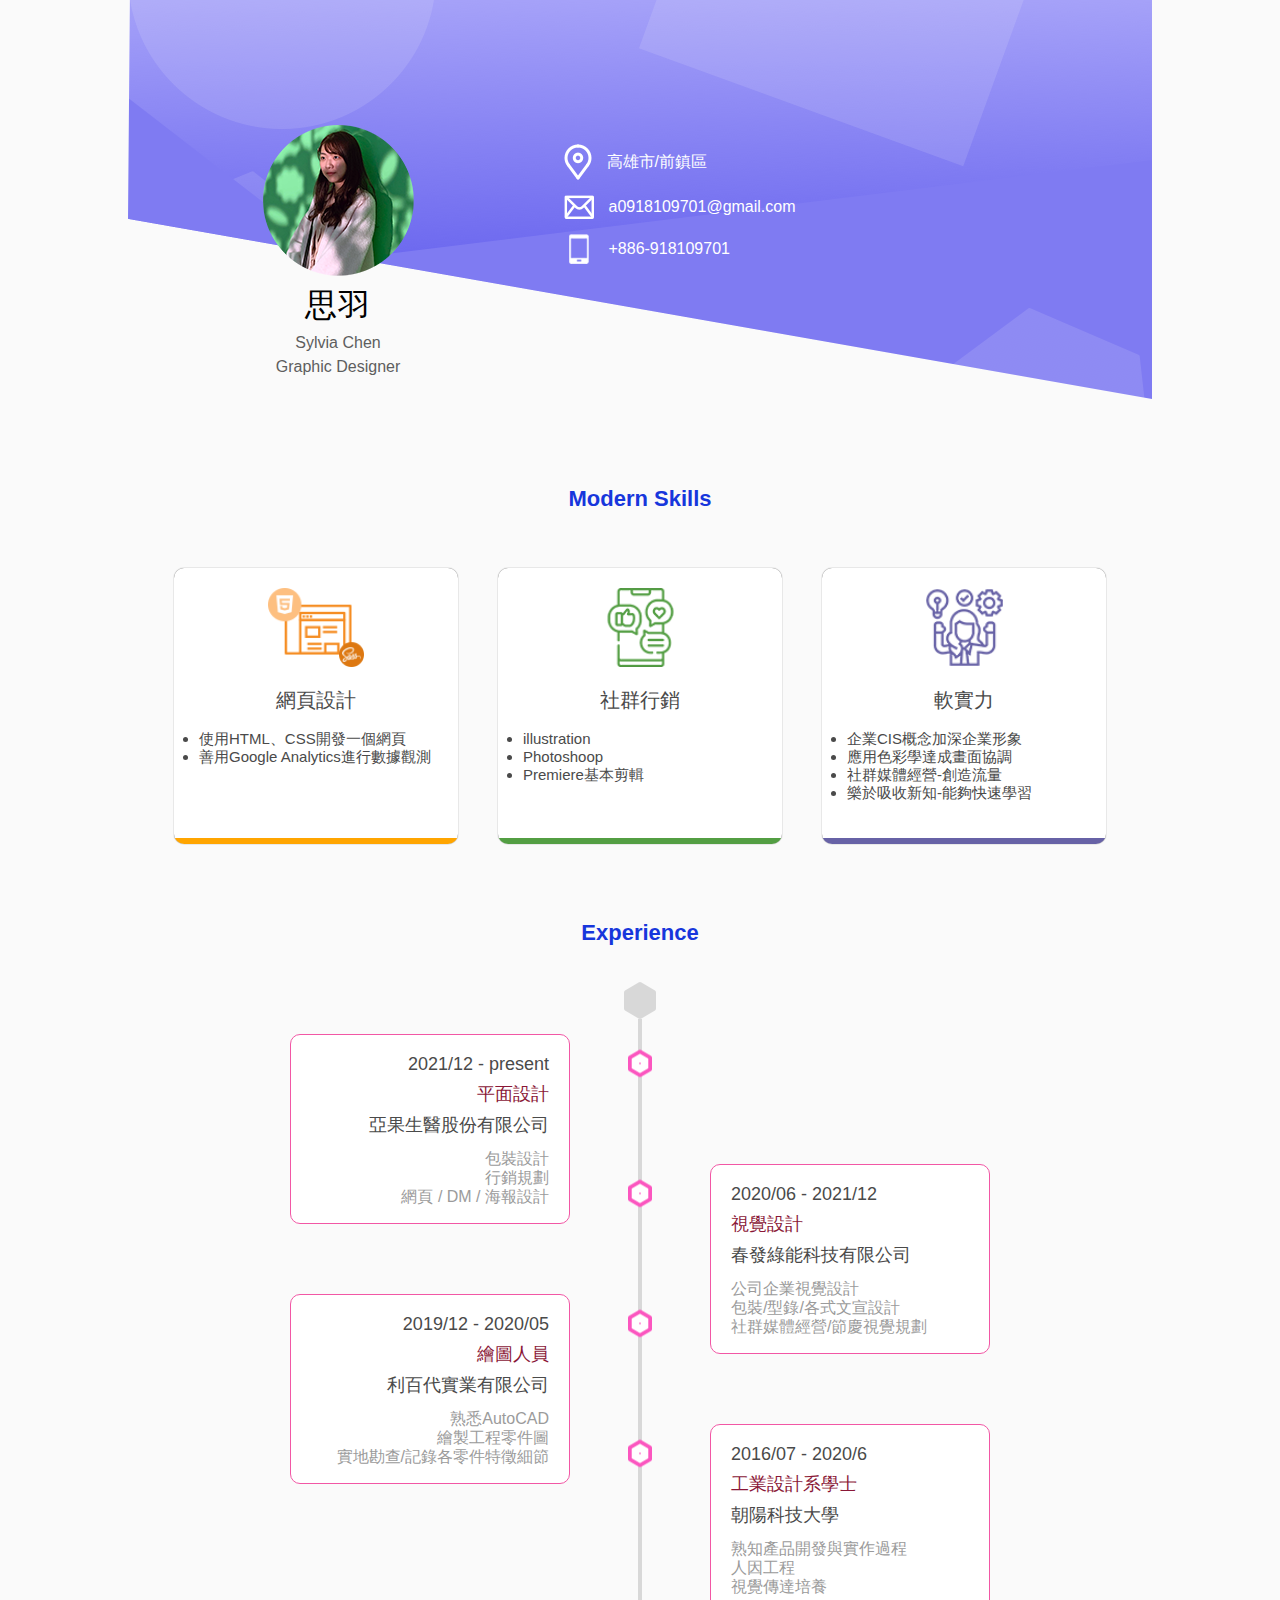
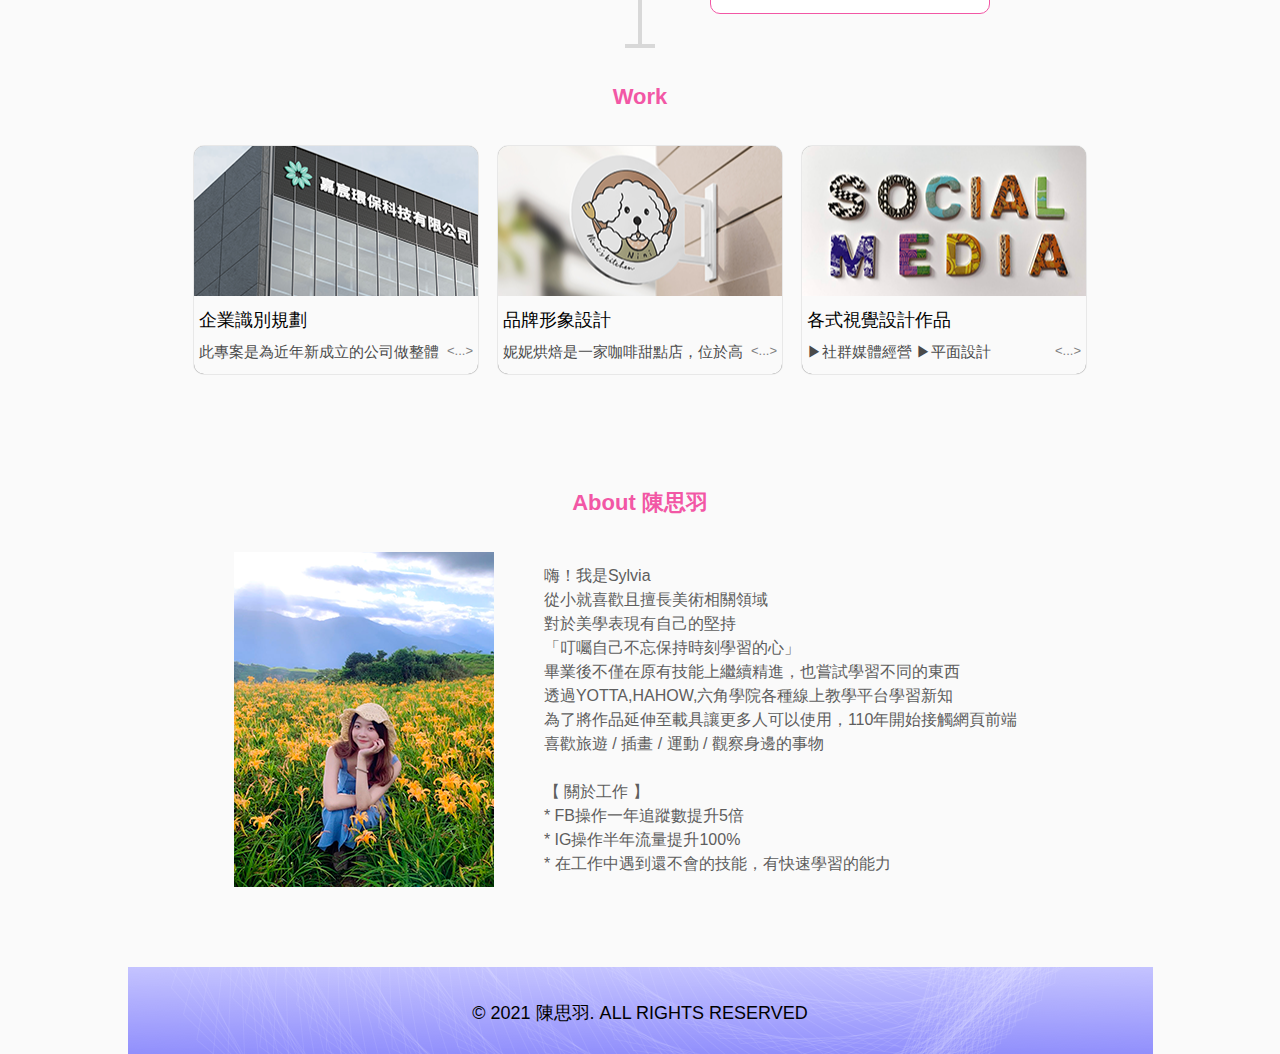
<file: index.html>
<!DOCTYPE html>
<html lang="en">
<head>
    <meta charset="UTF-8">
    <title>你好，我是思羽</title>

    <link rel="shortcut icon" href="favicon.ico">
    <meta name="description" content="HELLO!I'M SYLVIA." />


    <meta property="og:title" content="你好，我是思羽" />
    <meta property="og:description" content="#追求自我突破 #熱愛學習者
    對於美學表現有自己的堅持
    畢業後更繼續精進自己對於創造美感的能力
    為了將作品延伸至載具讓更多人可以使用，今年開始接觸網頁前端
    喜歡旅遊 / 插畫 / 運動 / 觀察身邊的事物" />
    <meta property="og:type" content="website" />
    <meta property="og:url" content="FB上的網址" />
    <meta property="og:image" content="FB的圖片" />

    <link rel="icon" href="assets/ico.ico"> 

    <meta http-equiv="X-UA-Compatible" content="IE=Edge" />

    <link rel="stylesheet" href="scss/style.css">
</head>
<body>
    <div class="wrap">
        <!--header-->
        <div class="header">
            <div class="header-left">
                <img src="assets/photo.png" alt="個人照片">
                <h1>思羽</h1>
                <p>Sylvia Chen</p> <p>Graphic Designer</p>
            </div>
            <div class="header-right">
                <ul>
                    <li> <img src="assets/Icon-location.png" alt="地址"> <p>高雄市/前鎮區</p></li>
                    <li> <img src="assets/Icon-mail.png" alt="mail"> <p><a href="mailto:a0918109701@gmail.com">a0918109701@gmail.com</a></p> </li>
                    <li class="behance"> <img src="assets/phone.png"> <p> <a target="_blank" href="tel:+886-918109701">+886-918109701</a></p> </li>
                </ul>
            </div>
        </div>
        <!--content-->
        <div class="content">
            <div class="skill">
                <h2>Modern Skills</h2>
                    <ul class="box">
                        <li class="box1"> 
                            <img src="assets/img-skill-icon-1.png" alt="skill"> 
                            <h3>網頁設計</h3>
                            <ul>
                                <li>使用HTML、CSS開發一個網頁</li>
                                <li>善用Google Analytics進行數據觀測</li>
                            </ul>
                        </li >
                        <li class="box2"> 
                            <img src="assets/social-media.png" alt="skill"> 
                            <h3>社群行銷</h3>
                            <ul>
                                <li>illustration</li>
                                <li>Photoshoop</li>
                                <li>Premiere基本剪輯</li>
                            </ul>
                        </li>
                        <li class="box3">
                             <img src="assets/skill.png" alt="skill"> 
                             <h3>軟實力</h3>
                             <ul>
                                 <li>企業CIS概念加深企業形象</li>
                                 <li>應用色彩學達成畫面協調</li>
                                 <li>社群媒體經營-創造流量</li>
                                 <li>樂於吸收新知-能夠快速學習</li>
                             </ul>
                         </li>
                    </ul>
            </div>
            <div class="experience">
                <h2>Experience</h2>
                <div class="timeboxes">
                    <div class="timebox">
                        <h5>2021/12 - present</h5>
                        <span>平面設計</span>
                        <p class="title">亞果生醫股份有限公司</p>
                        <p>包裝設計<br>行銷規劃<br>網頁 / DM / 海報設計</p>
                    </div>
                    <div class="timebox">
                        <h5>2020/06 - 2021/12</h5>
                        <span>視覺設計</span>
                        <p class="title">春發綠能科技有限公司</p>
                        <p>公司企業視覺設計<br>包裝/型錄/各式文宣設計<br>社群媒體經營/節慶視覺規劃</p>
                    </div>
                    <div class="timebox">
                        <h5>2019/12 - 2020/05</h5>
                        <span>繪圖人員</span>
                        <p class="title">利百代實業有限公司</p>
                        <p>熟悉AutoCAD<br>繪製工程零件圖<br>實地勘查/記錄各零件特徵細節</p>
                    </div>
                    <div class="timebox">
                        <h5>2016/07 - 2020/6</h5>
                        <span>工業設計系學士</span>
                        <p class="title">朝陽科技大學</p>
                        <p>熟知產品開發與實作過程 <br>人因工程<br>視覺傳達培養</p>
                    </div>
                </div>
                <div class="border-bottom"></div>
            </div>
            <div class="work">
                <h2>Work</h2>
                <ul>
                    <li class="work1">
                        <a target="_blank" href="https://www.behance.net/gallery/125610259/_">
                            <div class="img"></div>
                            <div class="work-detail">
                                <p class="work-title">企業識別規劃</p>
                                <p>此專案是為近年新成立的公司做整體<span> <...> </span></p>
                            </div>
                        </a>    
                    </li>
                    <li class="work2">
                        <a target="_blank" href="https://www.behance.net/gallery/126663877/NInis-kitchen-">
                            <div class="img"></div>
                            <div class="work-detail">
                                <p class="work-title">品牌形象設計</p>
                                <p>妮妮烘焙是一家咖啡甜點店，位於高<span> <...> </span></p>
                            </div>
                        </a>
                    </li>
                    <li class="work3">
                        <a target="_blank" href="https://nothingdesign.mystrikingly.com">
                            <div class="img"></div>
                            <div class="work-detail">
                                <p class="work-title">各式視覺設計作品</p>
                                <p>▶社群媒體經營 ▶平面設計<span> <...> </span></p>
                            </div>
                        </a>
                    </li>
                </ul>
            </div>
        </div>
        <!--about me-->
        <div class="about-me">
            <h2>About 陳思羽</h2>
            <div class="aboutdetail">
                <img src="assets/phtome.png" alt="photo">
                <p> 嗨！我是Sylvia<br>
                    從小就喜歡且擅長美術相關領域<br>
                    對於美學表現有自己的堅持<br>
                    「叮囑自己不忘保持時刻學習的心」<br>
                    畢業後不僅在原有技能上繼續精進，也嘗試學習不同的東西<br>
                    透過YOTTA,HAHOW,六角學院各種線上教學平台學習新知<br>
                    為了將作品延伸至載具讓更多人可以使用，110年開始接觸網頁前端<br>
                    喜歡旅遊 / 插畫 / 運動 / 觀察身邊的事物<br>
                    <br>
                    【 關於工作 】<br>
                    * FB操作一年追蹤數提升5倍<br>
                    * IG操作半年流量提升100%<br>
                    * 在工作中遇到還不會的技能，有快速學習的能力<br>
                </p>
            </div>
        </div>
        <!--footer-->
        <div class="footer">
            © 2021 陳思羽. ALL RIGHTS RESERVED
        </div>
    </div>
</body>
</html>
</file>
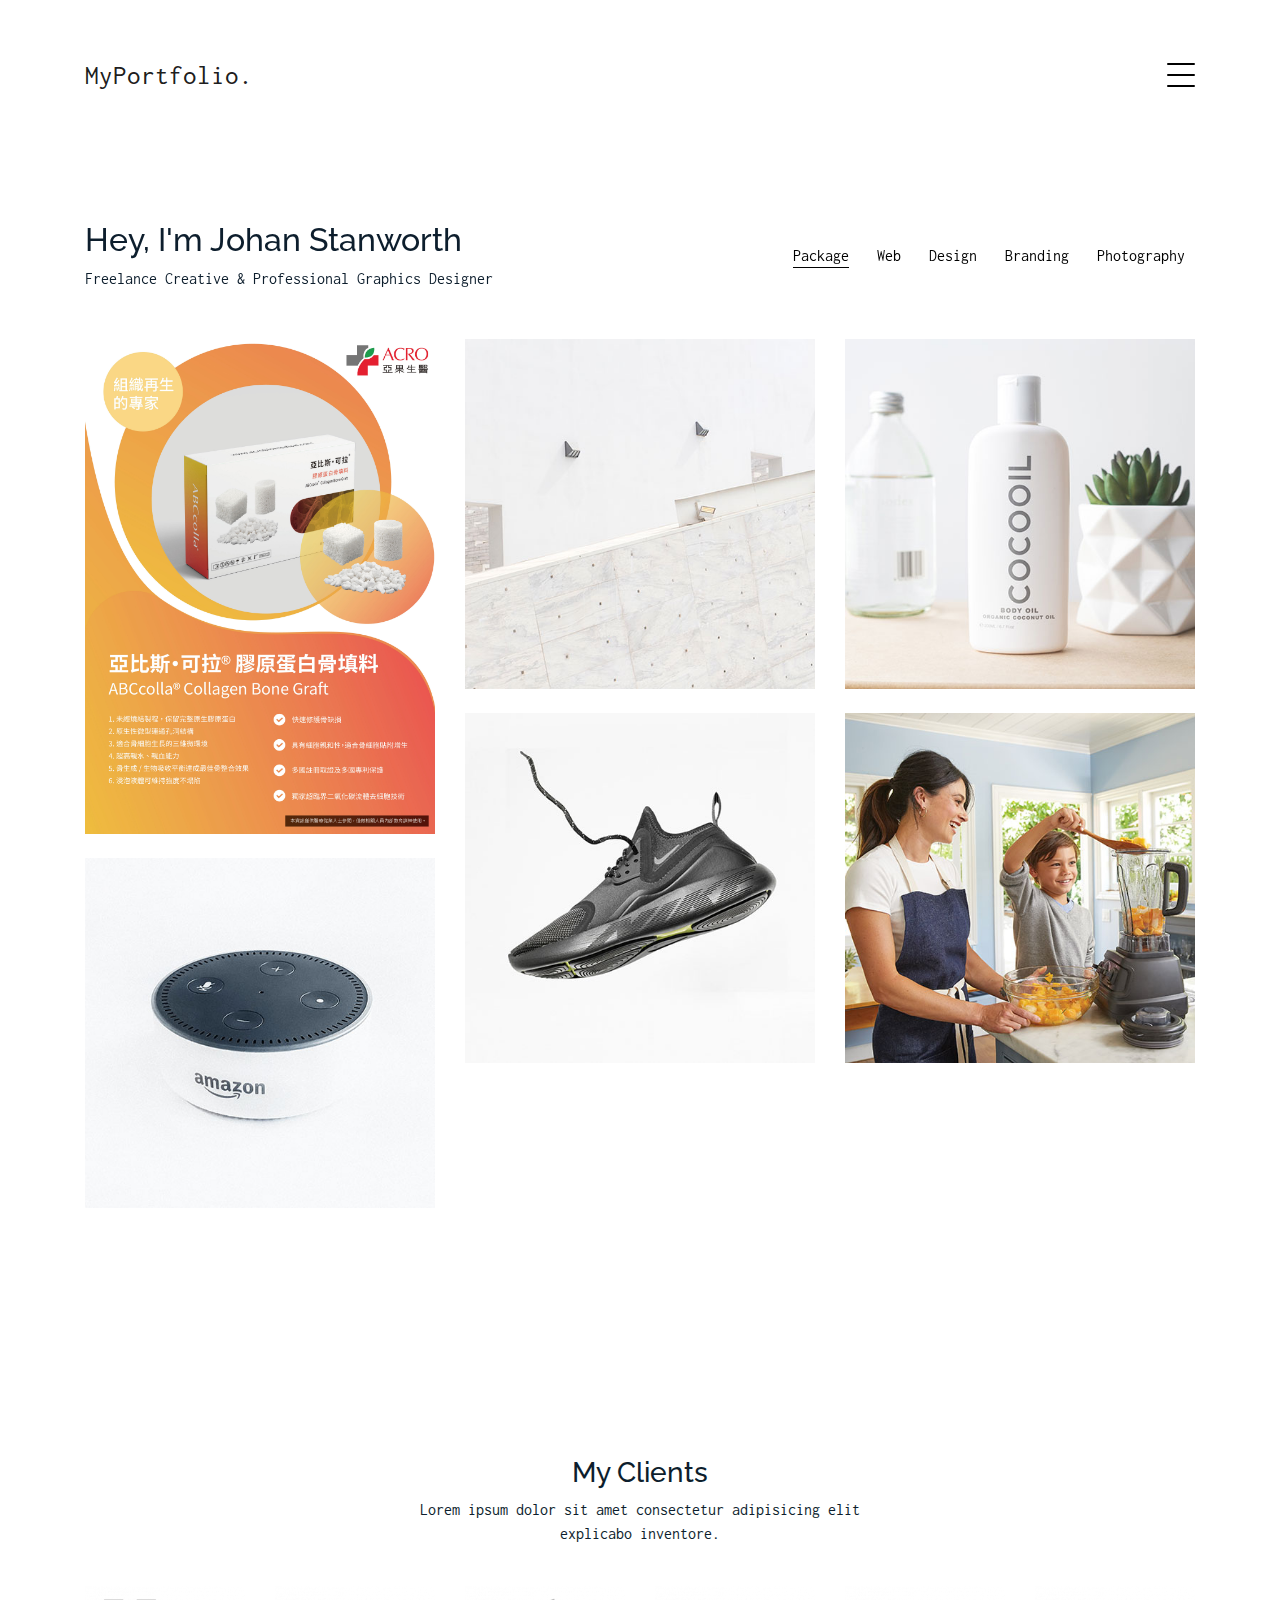
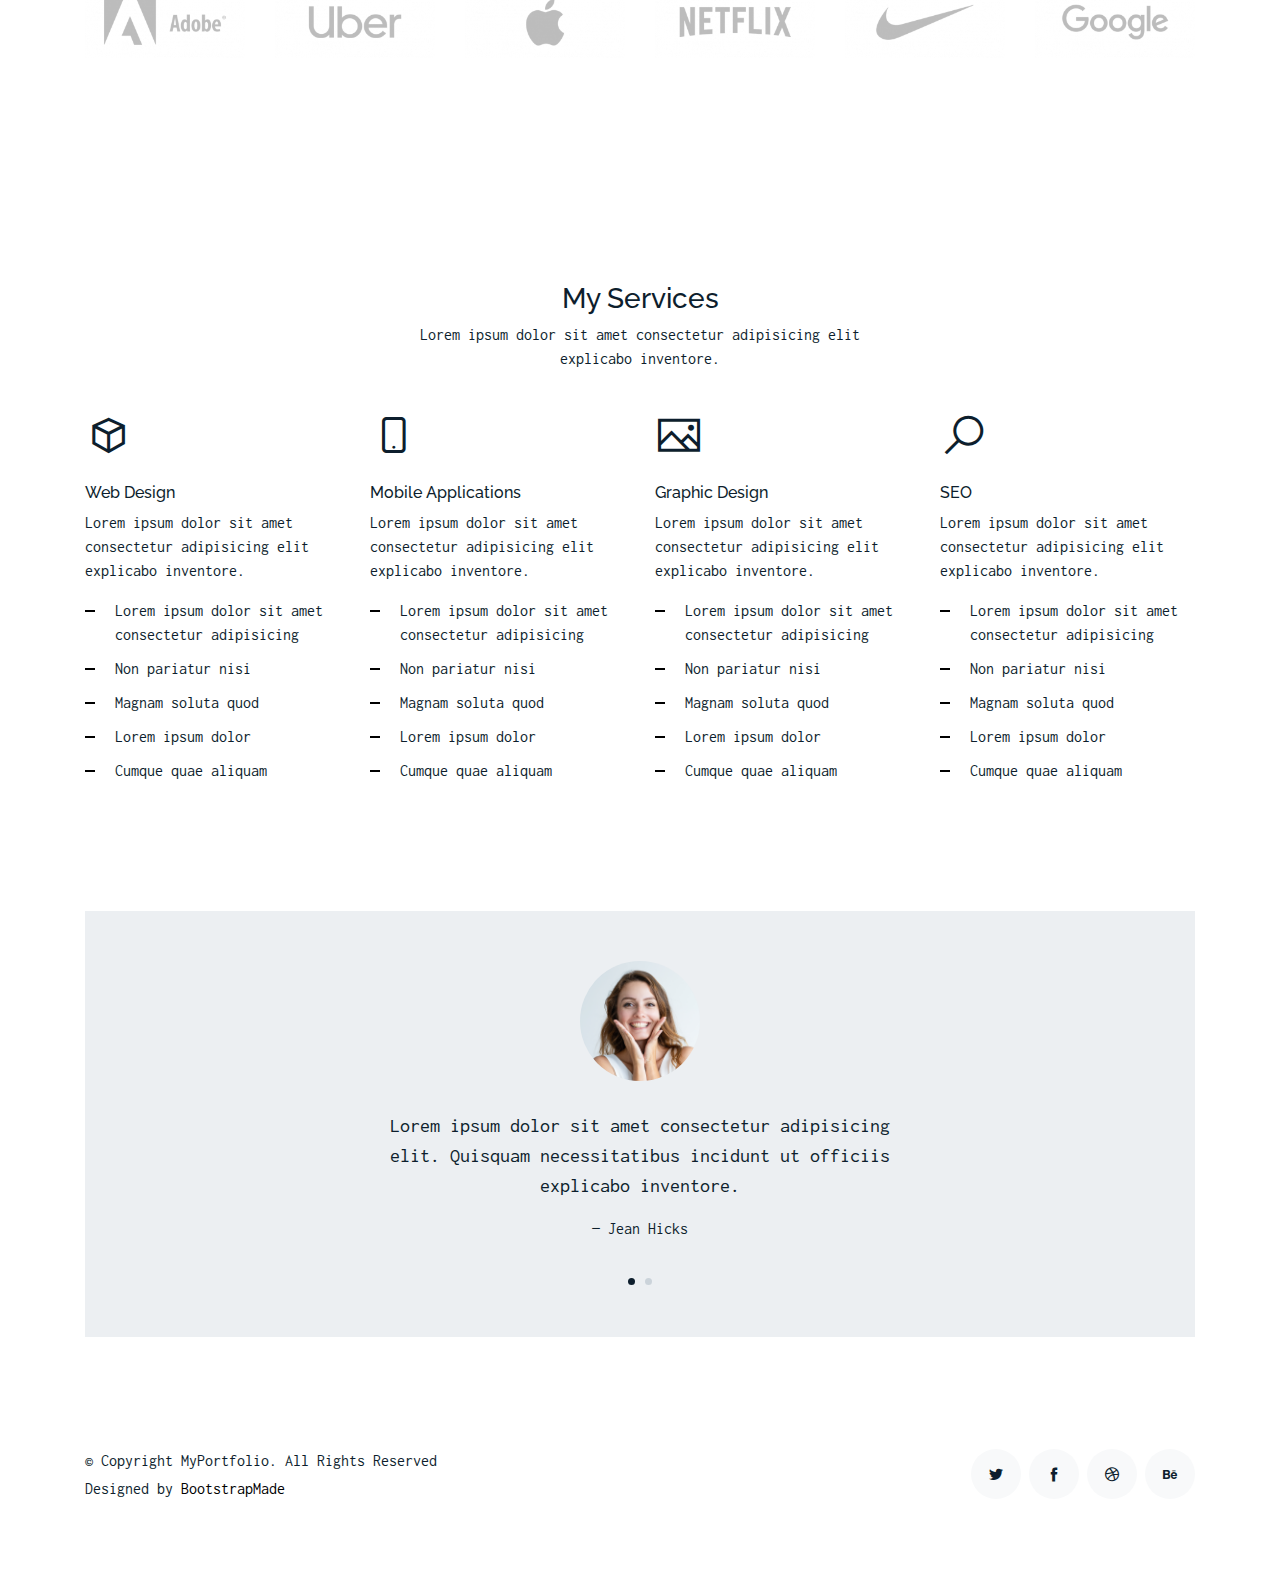
<file: myportfolio-master/index.html>
<!DOCTYPE html>
<html lang="en">

<head>
  <meta charset="utf-8">
  <title>MyPortfolio</title>
  <meta content="width=device-width, initial-scale=1.0" name="viewport">
  <meta content="" name="keywords">
  <meta content="" name="description">

  <!-- Favicons -->
  <link href="img/favicon.png" rel="icon">
  <link href="img/apple-touch-icon.png" rel="apple-touch-icon">

  <!-- Google Fonts -->
  <link href="https://fonts.googleapis.com/css?family=Inconsolata:400,700|Raleway:400,700&display=swap"
    rel="stylesheet">

  <!-- Bootstrap CSS File -->
  <link href="vendor/bootstrap/css/bootstrap.min.css" rel="stylesheet">

  <!-- Vendor CSS Files -->
  <link href="vendor/icofont/icofont.min.css" rel="stylesheet">
  <link href="vendor/line-awesome/css/line-awesome.min.css" rel="stylesheet">
  <link href="vendor/aos/aos.css" rel="stylesheet">
  <link href="vendor/owlcarousel/assets/owl.carousel.min.css" rel="stylesheet">

  <!-- Template Main CSS File -->
  <link href="css/style.css" rel="stylesheet">

  <!-- =======================================================
    Template Name: MyPortfolio
    Template URL: https://bootstrapmade.com/myportfolio-bootstrap-portfolio-website-template/
    Author: BootstrapMade.com
    Author URL: https://bootstrapmade.com/
  ======================================================= -->
</head>

<body>

  <div class="collapse navbar-collapse custom-navmenu" id="main-navbar">
    <div class="container py-2 py-md-5">
      <div class="row align-items-start">
        <div class="col-md-2">
          <ul class="custom-menu">
            <li class="active"><a href="index.html">Home</a></li>
            <li><a href="about.html">About Me</a></li>
            <li><a href="services.html">Services</a></li>
            <li><a href="works.html">Works</a></li>
            <li><a href="contact.html">Contact</a></li>
          </ul>
        </div>
        <div class="col-md-6 d-none d-md-block  mr-auto">
          <div class="tweet d-flex">
            <span class="icofont-twitter text-white mt-2 mr-3"></span>
            <div>
              <p><em>Lorem ipsum dolor sit amet consectetur adipisicing elit. Quisquam necessitatibus incidunt ut
                  officiis explicabo inventore. <br> <a href="#">t.co/v82jsk</a></em></p>
            </div>
          </div>
        </div>
        <div class="col-md-4 d-none d-md-block">
          <h3>Hire Me</h3>
          <p>Lorem ipsum dolor sit amet consectetur adipisicing elit. Quisquam necessitatibus incidunt ut officiis
            explicabo inventore. <br> <a href="#">myemail@gmail.com</a></p>
        </div>
      </div>

    </div>
  </div>

  <nav class="navbar navbar-light custom-navbar">
    <div class="container">
      <a class="navbar-brand" href="index.html">MyPortfolio.</a>

      <a href="#" class="burger" data-toggle="collapse" data-target="#main-navbar">
        <span></span>
      </a>

    </div>
  </nav>

  <main id="main">

    <div class="site-section site-portfolio">
      <div class="container">
        <div class="row mb-5 align-items-center">
          <div class="col-md-12 col-lg-6 mb-4 mb-lg-0" data-aos="fade-up">
            <h2>Hey, I'm Johan Stanworth</h2>
            <p class="mb-0">Freelance Creative &amp; Professional Graphics Designer</p>
          </div>
          <div class="col-md-12 col-lg-6 text-left text-lg-right" data-aos="fade-up" data-aos-delay="100">
            <div id="filters" class="filters">
              <a href="#" data-filter="*" class="active">Package</a>
              <a href="#" data-filter=".web">Web</a>
              <a href="#" data-filter=".design">Design</a>
              <a href="#" data-filter=".branding">Branding</a>
              <a href="#" data-filter=".photography">Photography</a>
            </div>
          </div>
        </div>
        <div id="portfolio-grid" class="row no-gutter" data-aos="fade-up" data-aos-delay="200">
          <div class="item web col-sm-6 col-md-4 col-lg-4 mb-4">
            <a href="work-single.html" class="item-wrap fancybox">
              <div class="work-info">
                <h3></h3>
                <span>Regeneration</span>
              </div>
              <img class="img-fluid" src="img/bone graft DM.jpg">
            </a>
          </div>
          <div class="item photography col-sm-6 col-md-4 col-lg-4 mb-4">
            <a href="work-single.html" class="item-wrap fancybox">
              <div class="work-info">
                <h3>Build Indoo</h3>
                <span>Photography</span>
              </div>
              <img class="img-fluid" src="img/img_2.jpg">
            </a>
          </div>
          <div class="item branding col-sm-6 col-md-4 col-lg-4 mb-4">
            <a href="work-single.html" class="item-wrap fancybox">
              <div class="work-info">
                <h3>Cocooil</h3>
                <span>Branding</span>
              </div>
              <img class="img-fluid" src="img/img_3.jpg">
            </a>
          </div>
          <div class="item design col-sm-6 col-md-4 col-lg-4 mb-4">
            <a href="work-single.html" class="item-wrap fancybox">
              <div class="work-info">
                <h3>Nike Shoe</h3>
                <span>Design</span>
              </div>
              <img class="img-fluid" src="img/img_4.jpg">
            </a>
          </div>
          <div class="item photography col-sm-6 col-md-4 col-lg-4 mb-4">
            <a href="work-single.html" class="item-wrap fancybox">
              <div class="work-info">
                <h3>Kitchen Sink</h3>
                <span>Photography</span>
              </div>
              <img class="img-fluid" src="img/img_5.jpg">
            </a>
          </div>
          <div class="item branding col-sm-6 col-md-4 col-lg-4 mb-4">
            <a href="work-single.html" class="item-wrap fancybox">
              <div class="work-info">
                <h3>Amazon</h3>
                <span>brandingn</span>
              </div>
              <img class="img-fluid" src="img/img_6.jpg">
            </a>
          </div>
        </div>
      </div>
    </div>

    <div class="site-section">
      <div class="container">
        <div class="row justify-content-center text-center mb-4">
          <div class="col-5">
            <h3 class="h3 heading">My Clients</h3>
            <p>Lorem ipsum dolor sit amet consectetur adipisicing elit explicabo inventore.</p>
          </div>
        </div>
        <div class="row">
          <div class="col-4 col-sm-4 col-md-2">
            <a href="#" class="client-logo"><img src="img/logo-adobe.png" alt="Image" class="img-fluid"></a>
          </div>
          <div class="col-4 col-sm-4 col-md-2">
            <a href="#" class="client-logo"><img src="img/logo-uber.png" alt="Image" class="img-fluid"></a>
          </div>
          <div class="col-4 col-sm-4 col-md-2">
            <a href="#" class="client-logo"><img src="img/logo-apple.png" alt="Image" class="img-fluid"></a>
          </div>
          <div class="col-4 col-sm-4 col-md-2">
            <a href="#" class="client-logo"><img src="img/logo-netflix.png" alt="Image" class="img-fluid"></a>
          </div>
          <div class="col-4 col-sm-4 col-md-2">
            <a href="#" class="client-logo"><img src="img/logo-nike.png" alt="Image" class="img-fluid"></a>
          </div>
          <div class="col-4 col-sm-4 col-md-2">
            <a href="#" class="client-logo"><img src="img/logo-google.png" alt="Image" class="img-fluid"></a>
          </div>

        </div>
      </div>
    </div>


    <div class="site-section">
      <div class="container">
        <div class="row justify-content-center text-center mb-4">
          <div class="col-5">
            <h3 class="h3 heading">My Services</h3>
            <p>Lorem ipsum dolor sit amet consectetur adipisicing elit explicabo inventore.</p>
          </div>
        </div>
        <div class="row">

          <div class="col-12 col-sm-6 col-md-6 col-lg-3">
            <span class="la la-cube la-3x mb-4"></span>
            <h4 class="h4 mb-2">Web Design</h4>
            <p>Lorem ipsum dolor sit amet consectetur adipisicing elit explicabo inventore.</p>
            <ul class="list-unstyled list-line">
              <li>Lorem ipsum dolor sit amet consectetur adipisicing</li>
              <li>Non pariatur nisi</li>
              <li>Magnam soluta quod</li>
              <li>Lorem ipsum dolor</li>
              <li>Cumque quae aliquam</li>
            </ul>
          </div>
          <div class="col-12 col-sm-6 col-md-6 col-lg-3">
            <span class="la la-mobile la-3x mb-4"></span>
            <h4 class="h4 mb-2">Mobile Applications</h4>
            <p>Lorem ipsum dolor sit amet consectetur adipisicing elit explicabo inventore.</p>
            <ul class="list-unstyled list-line">
              <li>Lorem ipsum dolor sit amet consectetur adipisicing</li>
              <li>Non pariatur nisi</li>
              <li>Magnam soluta quod</li>
              <li>Lorem ipsum dolor</li>
              <li>Cumque quae aliquam</li>
            </ul>
          </div>
          <div class="col-12 col-sm-6 col-md-6 col-lg-3">
            <span class="la la-image la-3x mb-4"></span>
            <h4 class="h4 mb-2">Graphic Design</h4>
            <p>Lorem ipsum dolor sit amet consectetur adipisicing elit explicabo inventore.</p>
            <ul class="list-unstyled list-line">
              <li>Lorem ipsum dolor sit amet consectetur adipisicing</li>
              <li>Non pariatur nisi</li>
              <li>Magnam soluta quod</li>
              <li>Lorem ipsum dolor</li>
              <li>Cumque quae aliquam</li>
            </ul>
          </div>
          <div class="col-12 col-sm-6 col-md-6 col-lg-3">
            <span class="la la-search la-3x mb-4"></span>
            <h4 class="h4 mb-2">SEO</h4>
            <p>Lorem ipsum dolor sit amet consectetur adipisicing elit explicabo inventore.</p>
            <ul class="list-unstyled list-line">
              <li>Lorem ipsum dolor sit amet consectetur adipisicing</li>
              <li>Non pariatur nisi</li>
              <li>Magnam soluta quod</li>
              <li>Lorem ipsum dolor</li>
              <li>Cumque quae aliquam</li>
            </ul>
          </div>
        </div>
      </div>
    </div>

    <div class="site-section pt-0">
      <div class="container">

        <div class="owl-carousel testimonial-carousel">

          <div class="testimonial-wrap">
            <div class="testimonial">
              <img src="img/person_1.jpg" alt="Image" class="img-fluid">
              <blockquote>
                <p>Lorem ipsum dolor sit amet consectetur adipisicing elit. Quisquam necessitatibus incidunt ut officiis
                  explicabo inventore.</p>
              </blockquote>
              <p>&mdash; Jean Hicks</p>
            </div>
          </div>

          <div class="testimonial-wrap">
            <div class="testimonial">
              <img src="img/person_2.jpg" alt="Image" class="img-fluid">
              <blockquote>
                <p>Lorem ipsum dolor sit amet consectetur adipisicing elit. Quisquam necessitatibus incidunt ut officiis
                  explicabo inventore.</p>
              </blockquote>
              <p>&mdash; Chris Stanworth</p>
            </div>
          </div>

        </div>

      </div>
    </div>
  </main>
  <footer class="footer" role="contentinfo">
    <div class="container">
      <div class="row">
        <div class="col-sm-6">
          <p class="mb-1">&copy; Copyright MyPortfolio. All Rights Reserved</p>
          <div class="credits">
            <!--
              All the links in the footer should remain intact.
              You can delete the links only if you purchased the pro version.
              Licensing information: https://bootstrapmade.com/license/
              Purchase the pro version with working PHP/AJAX contact form: https://bootstrapmade.com/buy/?theme=MyPortfolio
            -->
            Designed by <a href="https://bootstrapmade.com/">BootstrapMade</a>
          </div>
        </div>
        <div class="col-sm-6 social text-md-right">
          <a href="#"><span class="icofont-twitter"></span></a>
          <a href="#"><span class="icofont-facebook"></span></a>
          <a href="#"><span class="icofont-dribbble"></span></a>
          <a href="#"><span class="icofont-behance"></span></a>
        </div>
      </div>
    </div>
  </footer>

  <!-- Vendor JS Files -->
  <script src="vendor/jquery/jquery.min.js"></script>
  <script src="vendor/jquery/jquery-migrate.min.js"></script>
  <script src="vendor/bootstrap/js/bootstrap.min.js"></script>
  <script src="vendor/easing/easing.min.js"></script>
  <script src="vendor/php-email-form/validate.js"></script>
  <script src="vendor/isotope/isotope.pkgd.min.js"></script>
  <script src="vendor/aos/aos.js"></script>
  <script src="vendor/owlcarousel/owl.carousel.min.js"></script>

  <!-- Template Main JS File -->
  <script src="js/main.js"></script>

</body>

</html>
</file>
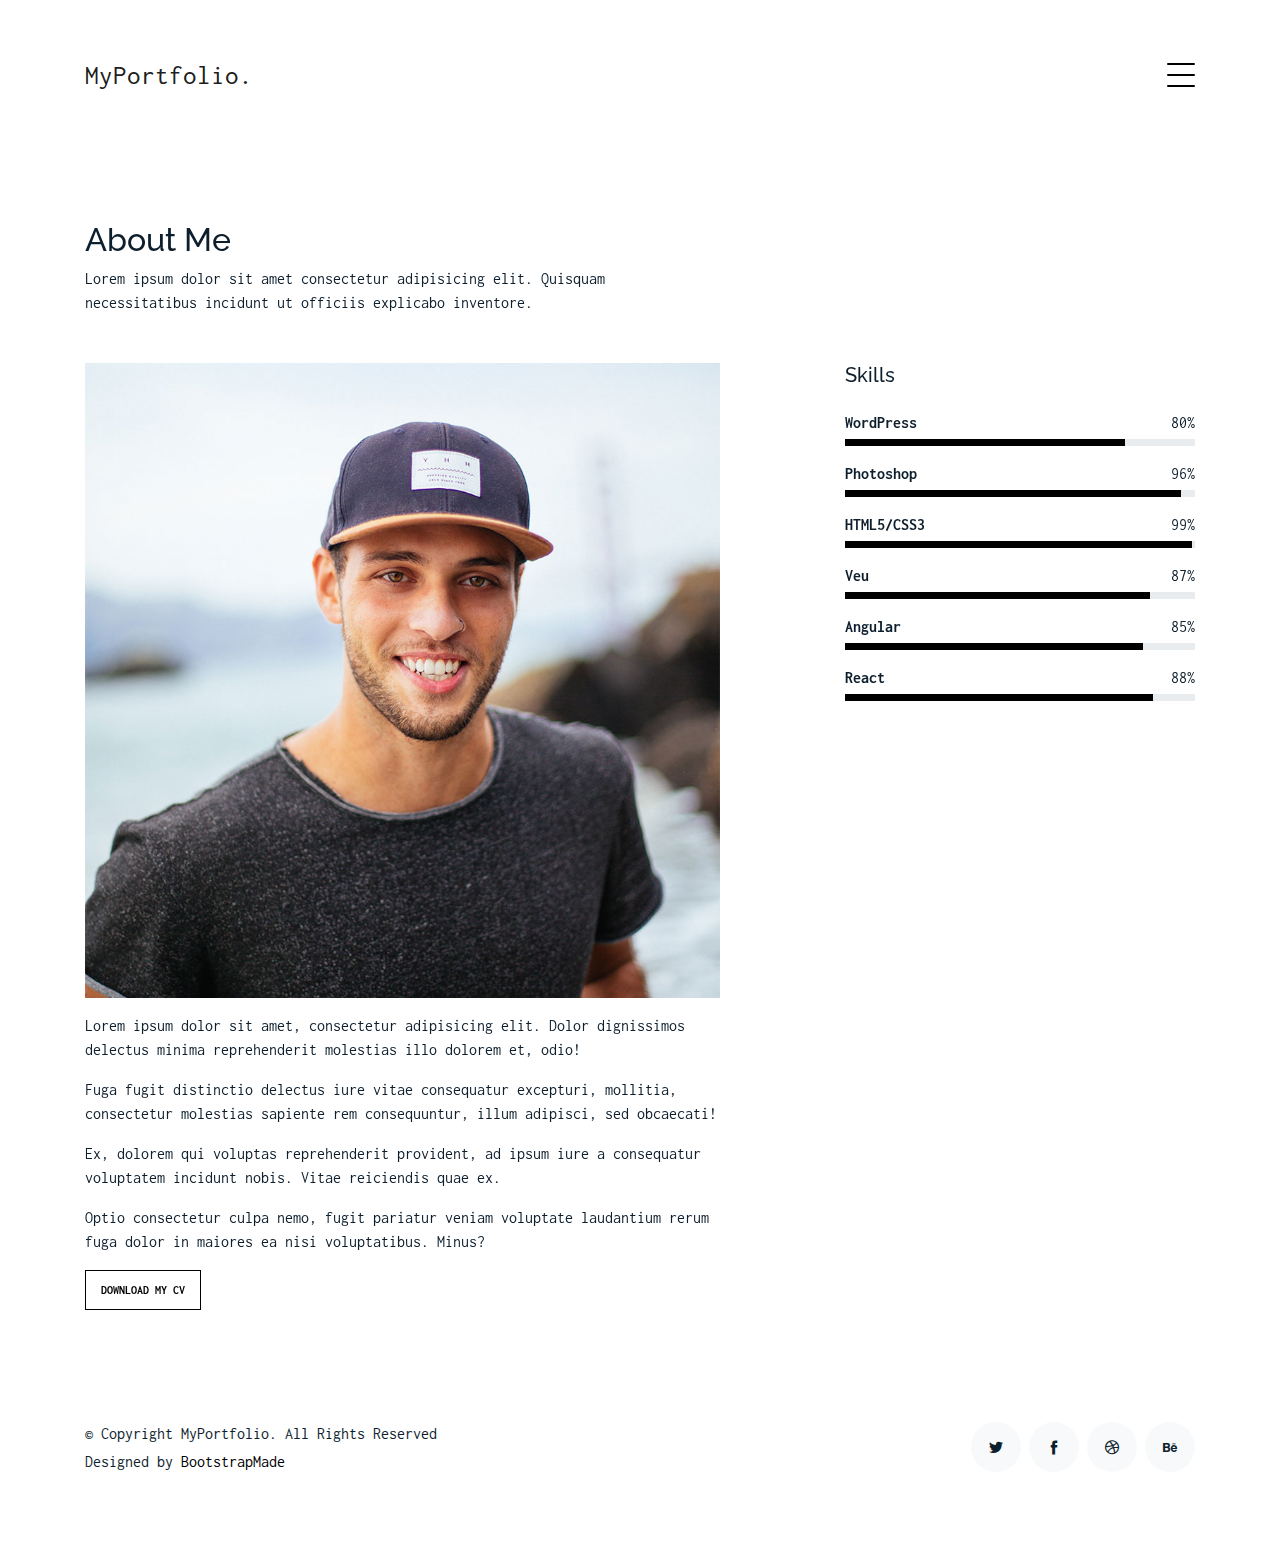
<file: myportfolio-master/about.html>
<!DOCTYPE html>
<html lang="en">

<head>
  <meta charset="utf-8">
  <title>About - MyPortfolio</title>
  <meta content="width=device-width, initial-scale=1.0" name="viewport">
  <meta content="" name="keywords">
  <meta content="" name="description">

  <!-- Favicons -->
  <link href="img/favicon.png" rel="icon">
  <link href="img/apple-touch-icon.png" rel="apple-touch-icon">

  <!-- Google Fonts -->
  <link href="https://fonts.googleapis.com/css?family=Inconsolata:400,700|Raleway:400,700&display=swap"
    rel="stylesheet">

  <!-- Bootstrap CSS File -->
  <link href="vendor/bootstrap/css/bootstrap.min.css" rel="stylesheet">

  <!-- Vendor CSS Files -->
  <link href="vendor/icofont/icofont.min.css" rel="stylesheet">
  <link href="vendor/line-awesome/css/line-awesome.min.css" rel="stylesheet">
  <link href="vendor/aos/aos.css" rel="stylesheet">
  <link href="vendor/owlcarousel/assets/owl.carousel.min.css" rel="stylesheet">

  <!-- Template Main CSS File -->
  <link href="css/style.css" rel="stylesheet">

  <!-- =======================================================
    Template Name: MyPortfolio
    Template URL: https://bootstrapmade.com/myportfolio-bootstrap-portfolio-website-template/
    Author: BootstrapMade.com
    Author URL: https://bootstrapmade.com/
  ======================================================= -->
</head>

<body>


  <div class="collapse navbar-collapse custom-navmenu" id="main-navbar">
    <div class="container py-2 py-md-5">
      <div class="row align-items-start">
        <div class="col-md-2">
          <ul class="custom-menu">
            <li><a href="index.html">Home</a></li>
            <li class="active"><a href="about.html">About Me</a></li>
            <li><a href="services.html">Services</a></li>
            <li><a href="works.html">Works</a></li>
            <li><a href="contact.html">Contact</a></li>
          </ul>
        </div>
        <div class="col-md-6 d-none d-md-block  mr-auto">
          <div class="tweet d-flex">
            <span class="icofont-twitter text-white mt-2 mr-3"></span>
            <div>
              <p><em>Lorem ipsum dolor sit amet consectetur adipisicing elit. Quisquam necessitatibus incidunt ut
                  officiis explicabo inventore. <br> <a href="#">t.co/v82jsk</a></em></p>
            </div>
          </div>
        </div>
        <div class="col-md-4 d-none d-md-block">
          <h3>Hire Me</h3>
          <p>Lorem ipsum dolor sit amet consectetur adipisicing elit. Quisquam necessitatibus incidunt ut officiis
            explicabo inventore. <br> <a href="#">myemail@gmail.com</a></p>
        </div>
      </div>

    </div>
  </div>

  <nav class="navbar navbar-light custom-navbar">
    <div class="container">
      <a class="navbar-brand" href="index.html">MyPortfolio.</a>

      <a href="#" class="burger" data-toggle="collapse" data-target="#main-navbar">
        <span></span>
      </a>

    </div>
  </nav>



  <main id="main">

    <div class="site-section pb-0 site-portfolio">
      <div class="container">
        <div class="row mb-5 align-items-end">
          <div class="col-md-6" data-aos="fade-up">

            <h2>About Me</h2>
            <p class="mb-0">Lorem ipsum dolor sit amet consectetur adipisicing elit. Quisquam necessitatibus incidunt ut
              officiis explicabo inventore.</p>
          </div>

        </div>


        <div class="row">
          <div class="col-md-4 ml-auto order-2" data-aos="fade-up">
            <h3 class="h3 mb-4">Skills</h3>
            <ul class="list-unstyled">
              <li class="mb-3">
                <div class="d-flex mb-1">
                  <strong>WordPress</strong>
                  <span class="ml-auto">80%</span>
                </div>
                <div class="progress custom-progress">
                  <div class="progress-bar" role="progressbar" style="width: 80%" aria-valuenow="80" aria-valuemin="0"
                    aria-valuemax="100"></div>
                </div>
              </li>
              <li class="mb-3">
                <div class="d-flex mb-1">
                  <strong>Photoshop</strong>
                  <span class="ml-auto">96%</span>
                </div>
                <div class="progress custom-progress">
                  <div class="progress-bar" role="progressbar" style="width: 96%" aria-valuenow="96" aria-valuemin="0"
                    aria-valuemax="100"></div>
                </div>
              </li>
              <li class="mb-3">
                <div class="d-flex mb-1">
                  <strong>HTML5/CSS3</strong>
                  <span class="ml-auto">99%</span>
                </div>
                <div class="progress custom-progress">
                  <div class="progress-bar" role="progressbar" style="width: 99%" aria-valuenow="99" aria-valuemin="0"
                    aria-valuemax="100"></div>
                </div>
              </li>
              <li class="mb-3">
                <div class="d-flex mb-1">
                  <strong>Veu</strong>
                  <span class="ml-auto">87%</span>
                </div>
                <div class="progress custom-progress">
                  <div class="progress-bar" role="progressbar" style="width: 87%" aria-valuenow="87" aria-valuemin="0"
                    aria-valuemax="100"></div>
                </div>
              </li>
              <li class="mb-3">
                <div class="d-flex mb-1">
                  <strong>Angular</strong>
                  <span class="ml-auto">85%</span>
                </div>
                <div class="progress custom-progress">
                  <div class="progress-bar" role="progressbar" style="width: 85%" aria-valuenow="85" aria-valuemin="0"
                    aria-valuemax="100"></div>
                </div>
              </li>
              <li class="mb-3">
                <div class="d-flex mb-1">
                  <strong>React</strong>
                  <span class="ml-auto">88%</span>
                </div>
                <div class="progress custom-progress">
                  <div class="progress-bar" role="progressbar" style="width: 88%" aria-valuenow="88" aria-valuemin="0"
                    aria-valuemax="100"></div>
                </div>
              </li>
            </ul>
          </div>

          <div class="col-md-7 mb-5 mb-md-0" data-aos="fade-up">
            <p><img src="img/person_1_sq.jpg" alt="Image" class="img-fluid"></p>
            <p>Lorem ipsum dolor sit amet, consectetur adipisicing elit. Dolor dignissimos delectus minima reprehenderit
              molestias illo dolorem et, odio!</p>
            <p>Fuga fugit distinctio delectus iure vitae consequatur excepturi, mollitia, consectetur molestias sapiente
              rem consequuntur, illum adipisci, sed obcaecati!</p>
            <p>Ex, dolorem qui voluptas reprehenderit provident, ad ipsum iure a consequatur voluptatem incidunt nobis.
              Vitae reiciendis quae ex.</p>
            <p>Optio consectetur culpa nemo, fugit pariatur veniam voluptate laudantium rerum fuga dolor in maiores ea
              nisi voluptatibus. Minus?</p>
            <p><a href="#" class="readmore">Download my CV</a></p>
          </div>

        </div>

      </div>
    </div>

  </main>
  <footer class="footer mt-5 pt-5" role="contentinfo">
    <div class="container">
      <div class="row">
        <div class="col-sm-6">
          <p class="mb-1">&copy; Copyright MyPortfolio. All Rights Reserved</p>
          <div class="credits">
            <!--
              All the links in the footer should remain intact.
              You can delete the links only if you purchased the pro version.
              Licensing information: https://bootstrapmade.com/license/
              Purchase the pro version with working PHP/AJAX contact form: https://bootstrapmade.com/buy/?theme=MyPortfolio
            -->
            Designed by <a href="https://bootstrapmade.com/">BootstrapMade</a>
          </div>
        </div>
        <div class="col-sm-6 social text-md-right">
          <a href="#"><span class="icofont-twitter"></span></a>
          <a href="#"><span class="icofont-facebook"></span></a>
          <a href="#"><span class="icofont-dribbble"></span></a>
          <a href="#"><span class="icofont-behance"></span></a>
        </div>
      </div>
    </div>
  </footer>

  <!-- Vendor JS Files -->
  <script src="vendor/jquery/jquery.min.js"></script>
  <script src="vendor/jquery/jquery-migrate.min.js"></script>
  <script src="vendor/bootstrap/js/bootstrap.min.js"></script>
  <script src="vendor/easing/easing.min.js"></script>
  <script src="vendor/php-email-form/validate.js"></script>
  <script src="vendor/isotope/isotope.pkgd.min.js"></script>
  <script src="vendor/aos/aos.js"></script>
  <script src="vendor/owlcarousel/owl.carousel.min.js"></script>

  <!-- Template Main JS File -->
  <script src="js/main.js"></script>

</body>

</html>
</file>
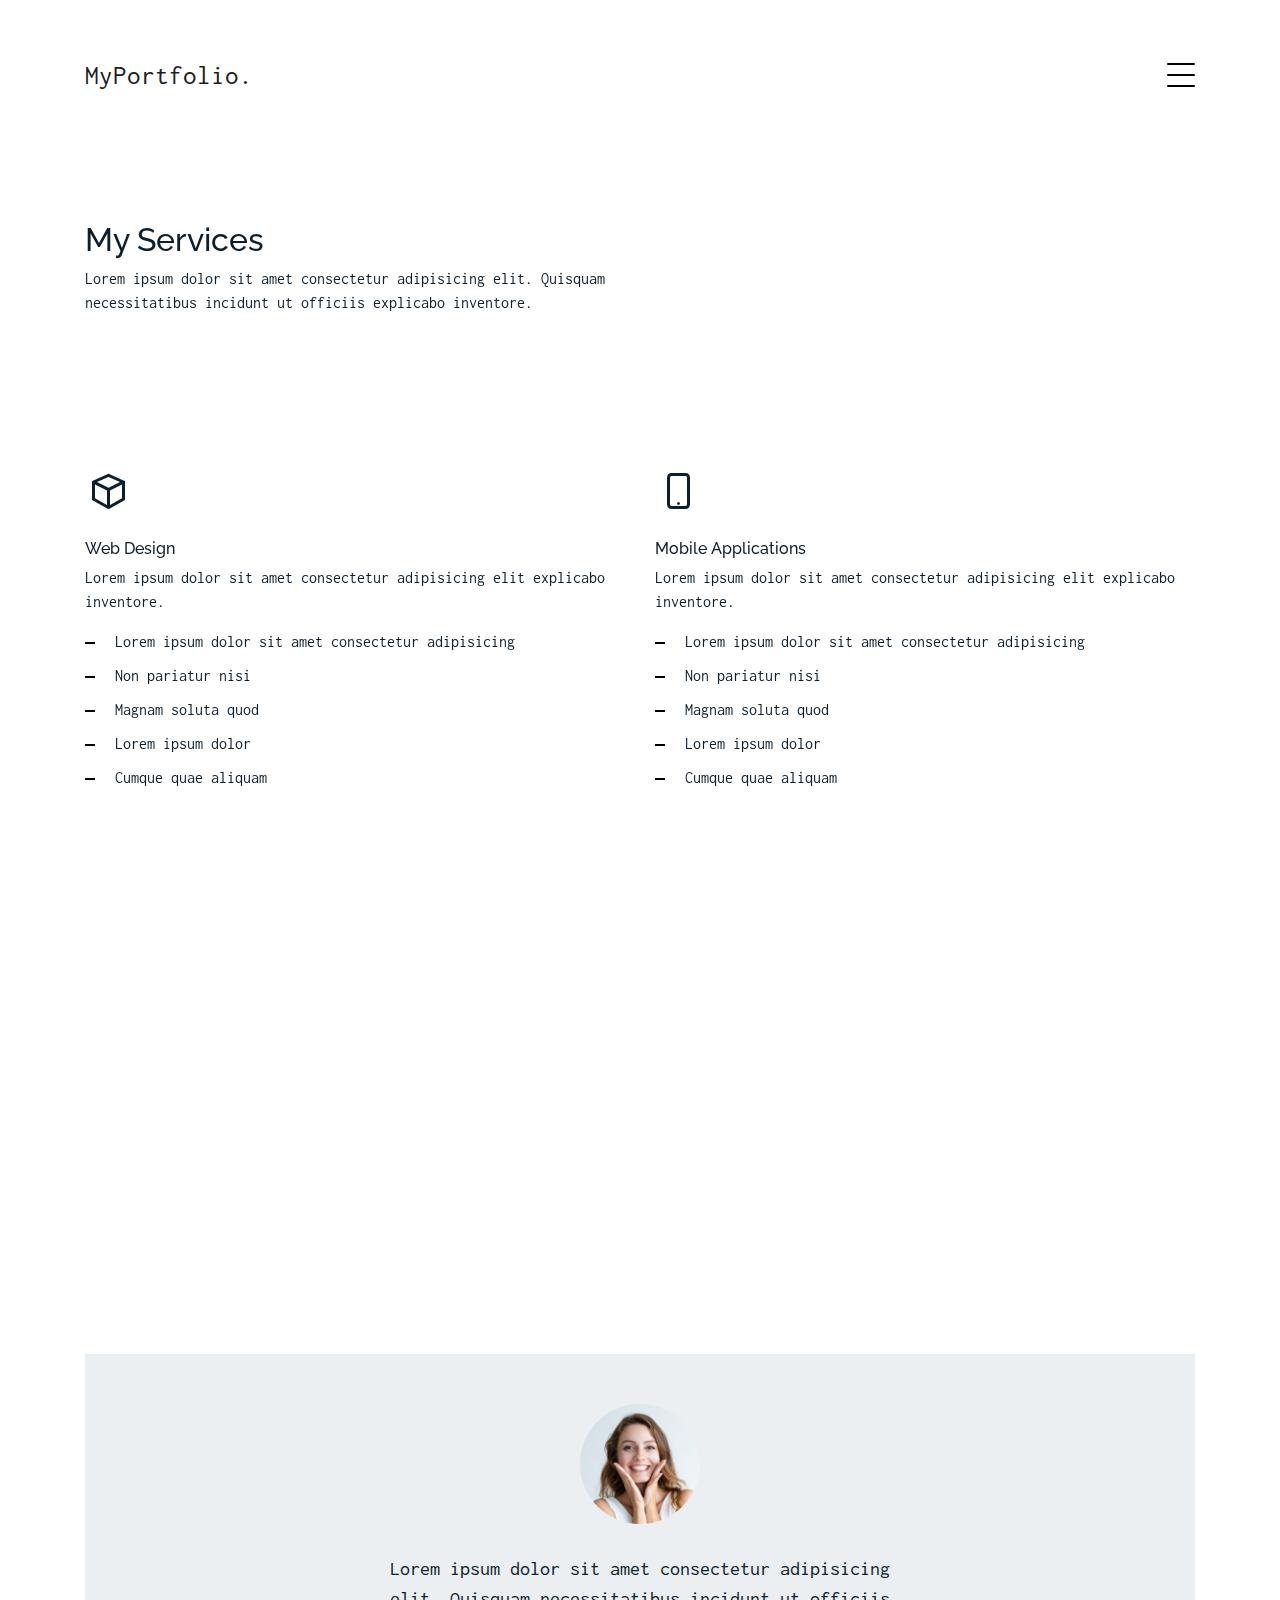
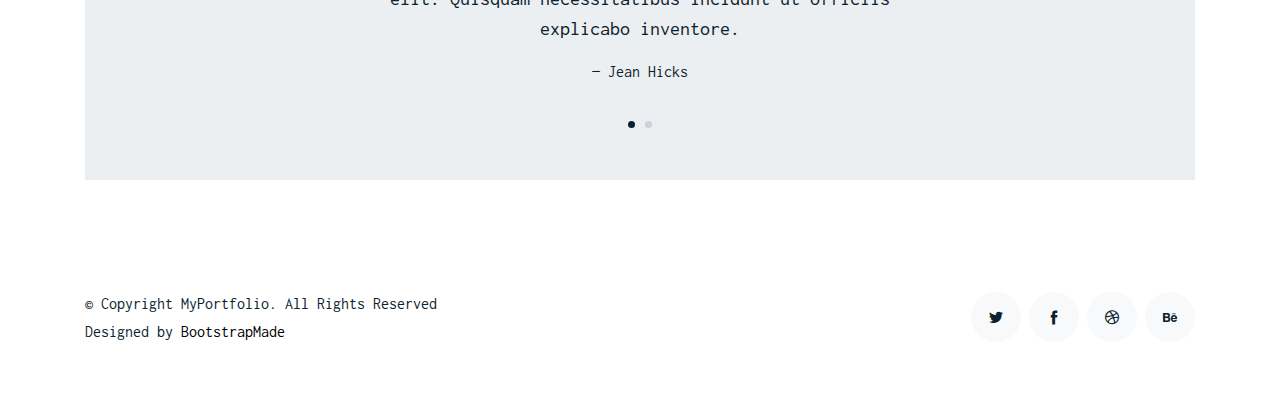
<file: myportfolio-master/services.html>
<!DOCTYPE html>
<html lang="en">

<head>
  <meta charset="utf-8">
  <title>Services - MyPortfolio</title>
  <meta content="width=device-width, initial-scale=1.0" name="viewport">
  <meta content="" name="keywords">
  <meta content="" name="description">

  <!-- Favicons -->
  <link href="img/favicon.png" rel="icon">
  <link href="img/apple-touch-icon.png" rel="apple-touch-icon">

  <!-- Google Fonts -->
  <link href="https://fonts.googleapis.com/css?family=Inconsolata:400,700|Raleway:400,700&display=swap"
    rel="stylesheet">

  <!-- Bootstrap CSS File -->
  <link href="vendor/bootstrap/css/bootstrap.min.css" rel="stylesheet">

  <!-- Vendor CSS Files -->
  <link href="vendor/icofont/icofont.min.css" rel="stylesheet">
  <link href="vendor/line-awesome/css/line-awesome.min.css" rel="stylesheet">
  <link href="vendor/aos/aos.css" rel="stylesheet">
  <link href="vendor/owlcarousel/assets/owl.carousel.min.css" rel="stylesheet">

  <!-- Template Main CSS File -->
  <link href="css/style.css" rel="stylesheet">

  <!-- =======================================================
    Template Name: MyPortfolio
    Template URL: https://bootstrapmade.com/myportfolio-bootstrap-portfolio-website-template/
    Author: BootstrapMade.com
    Author URL: https://bootstrapmade.com/
  ======================================================= -->
</head>

<body>


  <div class="collapse navbar-collapse custom-navmenu" id="main-navbar">
    <div class="container py-2 py-md-5">
      <div class="row align-items-start">
        <div class="col-md-2">
          <ul class="custom-menu">
            <li><a href="index.html">Home</a></li>
            <li><a href="about.html">About Me</a></li>
            <li class="active"><a href="services.html">Services</a></li>
            <li><a href="works.html">Works</a></li>
            <li><a href="contact.html">Contact</a></li>
          </ul>
        </div>
        <div class="col-md-6 d-none d-md-block  mr-auto">
          <div class="tweet d-flex">
            <span class="icofont-twitter text-white mt-2 mr-3"></span>
            <div>
              <p><em>Lorem ipsum dolor sit amet consectetur adipisicing elit. Quisquam necessitatibus incidunt ut
                  officiis explicabo inventore. <br> <a href="#">t.co/v82jsk</a></em></p>
            </div>
          </div>
        </div>
        <div class="col-md-4 d-none d-md-block">
          <h3>Hire Me</h3>
          <p>Lorem ipsum dolor sit amet consectetur adipisicing elit. Quisquam necessitatibus incidunt ut officiis
            explicabo inventore. <br> <a href="#">myemail@gmail.com</a></p>
        </div>
      </div>

    </div>
  </div>

  <nav class="navbar navbar-light custom-navbar">
    <div class="container">
      <a class="navbar-brand" href="index.html">MyPortfolio.</a>

      <a href="#" class="burger" data-toggle="collapse" data-target="#main-navbar">
        <span></span>
      </a>

    </div>
  </nav>



  <main id="main">

    <div class="site-section">
      <div class="container">
        <div class="row mb-4 align-items-center">
          <div class="col-md-6" data-aos="fade-up">

            <h2>My Services</h2>
            <p>Lorem ipsum dolor sit amet consectetur adipisicing elit. Quisquam necessitatibus incidunt ut officiis
              explicabo inventore.</p>

          </div>


        </div>
      </div>

      <div class="site-section pb-0">
        <div class="container">

          <div class="row">

            <div class="col-12 col-sm-6 col-md-6 col-lg-6 mb-5" data-aos="fade-up" data-aos-delay="">
              <span class="la la-cube la-3x mb-4"></span>
              <h4 class="h4 mb-2">Web Design</h4>
              <p>Lorem ipsum dolor sit amet consectetur adipisicing elit explicabo inventore.</p>
              <ul class="list-unstyled list-line">
                <li>Lorem ipsum dolor sit amet consectetur adipisicing</li>
                <li>Non pariatur nisi</li>
                <li>Magnam soluta quod</li>
                <li>Lorem ipsum dolor</li>
                <li>Cumque quae aliquam</li>
              </ul>
            </div>
            <div class="col-12 col-sm-6 col-md-6 col-lg-6 mb-5" data-aos="fade-up" data-aos-delay="100">
              <span class="la la-mobile la-3x mb-4"></span>
              <h4 class="h4 mb-2">Mobile Applications</h4>
              <p>Lorem ipsum dolor sit amet consectetur adipisicing elit explicabo inventore.</p>
              <ul class="list-unstyled list-line">
                <li>Lorem ipsum dolor sit amet consectetur adipisicing</li>
                <li>Non pariatur nisi</li>
                <li>Magnam soluta quod</li>
                <li>Lorem ipsum dolor</li>
                <li>Cumque quae aliquam</li>
              </ul>
            </div>
            <div class="col-12 col-sm-6 col-md-6 col-lg-6 mb-5" data-aos="fade-up" data-aos-delay="">
              <span class="la la-image la-3x mb-4"></span>
              <h4 class="h4 mb-2">Graphic Design</h4>
              <p>Lorem ipsum dolor sit amet consectetur adipisicing elit explicabo inventore.</p>
              <ul class="list-unstyled list-line">
                <li>Lorem ipsum dolor sit amet consectetur adipisicing</li>
                <li>Non pariatur nisi</li>
                <li>Magnam soluta quod</li>
                <li>Lorem ipsum dolor</li>
                <li>Cumque quae aliquam</li>
              </ul>
            </div>
            <div class="col-12 col-sm-6 col-md-6 col-lg-6 mb-5" data-aos="fade-up" data-aos-delay="100">
              <span class="la la-search la-3x mb-4"></span>
              <h4 class="h4 mb-2">SEO</h4>
              <p>Lorem ipsum dolor sit amet consectetur adipisicing elit explicabo inventore.</p>
              <ul class="list-unstyled list-line">
                <li>Lorem ipsum dolor sit amet consectetur adipisicing</li>
                <li>Non pariatur nisi</li>
                <li>Magnam soluta quod</li>
                <li>Lorem ipsum dolor</li>
                <li>Cumque quae aliquam</li>
              </ul>
            </div>
          </div>
        </div>
      </div>


      <div class="site-section pb-0">
        <div class="container">

          <div class="owl-carousel testimonial-carousel">

            <div class="testimonial-wrap">
              <div class="testimonial">
                <img src="img/person_1.jpg" alt="Image" class="img-fluid">
                <blockquote>
                  <p>Lorem ipsum dolor sit amet consectetur adipisicing elit. Quisquam necessitatibus incidunt ut
                    officiis explicabo inventore.</p>
                </blockquote>
                <p>&mdash; Jean Hicks</p>
              </div>
            </div>

            <div class="testimonial-wrap">
              <div class="testimonial">
                <img src="img/person_2.jpg" alt="Image" class="img-fluid">
                <blockquote>
                  <p>Lorem ipsum dolor sit amet consectetur adipisicing elit. Quisquam necessitatibus incidunt ut
                    officiis explicabo inventore.</p>
                </blockquote>
                <p>&mdash; Chris Stanworth</p>
              </div>
            </div>

          </div>


        </div>
      </div>
  </main>
  <footer class="footer" role="contentinfo">
    <div class="container">
      <div class="row">
        <div class="col-sm-6">
          <p class="mb-1">&copy; Copyright MyPortfolio. All Rights Reserved</p>
          <div class="credits">
            <!--
              All the links in the footer should remain intact.
              You can delete the links only if you purchased the pro version.
              Licensing information: https://bootstrapmade.com/license/
              Purchase the pro version with working PHP/AJAX contact form: https://bootstrapmade.com/buy/?theme=MyPortfolio
            -->
            Designed by <a href="https://bootstrapmade.com/">BootstrapMade</a>
          </div>
        </div>
        <div class="col-sm-6 social text-md-right">
          <a href="#"><span class="icofont-twitter"></span></a>
          <a href="#"><span class="icofont-facebook"></span></a>
          <a href="#"><span class="icofont-dribbble"></span></a>
          <a href="#"><span class="icofont-behance"></span></a>
        </div>
      </div>
    </div>
  </footer>

  <!-- Vendor JS Files -->
  <script src="vendor/jquery/jquery.min.js"></script>
  <script src="vendor/jquery/jquery-migrate.min.js"></script>
  <script src="vendor/bootstrap/js/bootstrap.min.js"></script>
  <script src="vendor/easing/easing.min.js"></script>
  <script src="vendor/php-email-form/validate.js"></script>
  <script src="vendor/isotope/isotope.pkgd.min.js"></script>
  <script src="vendor/aos/aos.js"></script>
  <script src="vendor/owlcarousel/owl.carousel.min.js"></script>

  <!-- Template Main JS File -->
  <script src="js/main.js"></script>

</body>

</html>
</file>
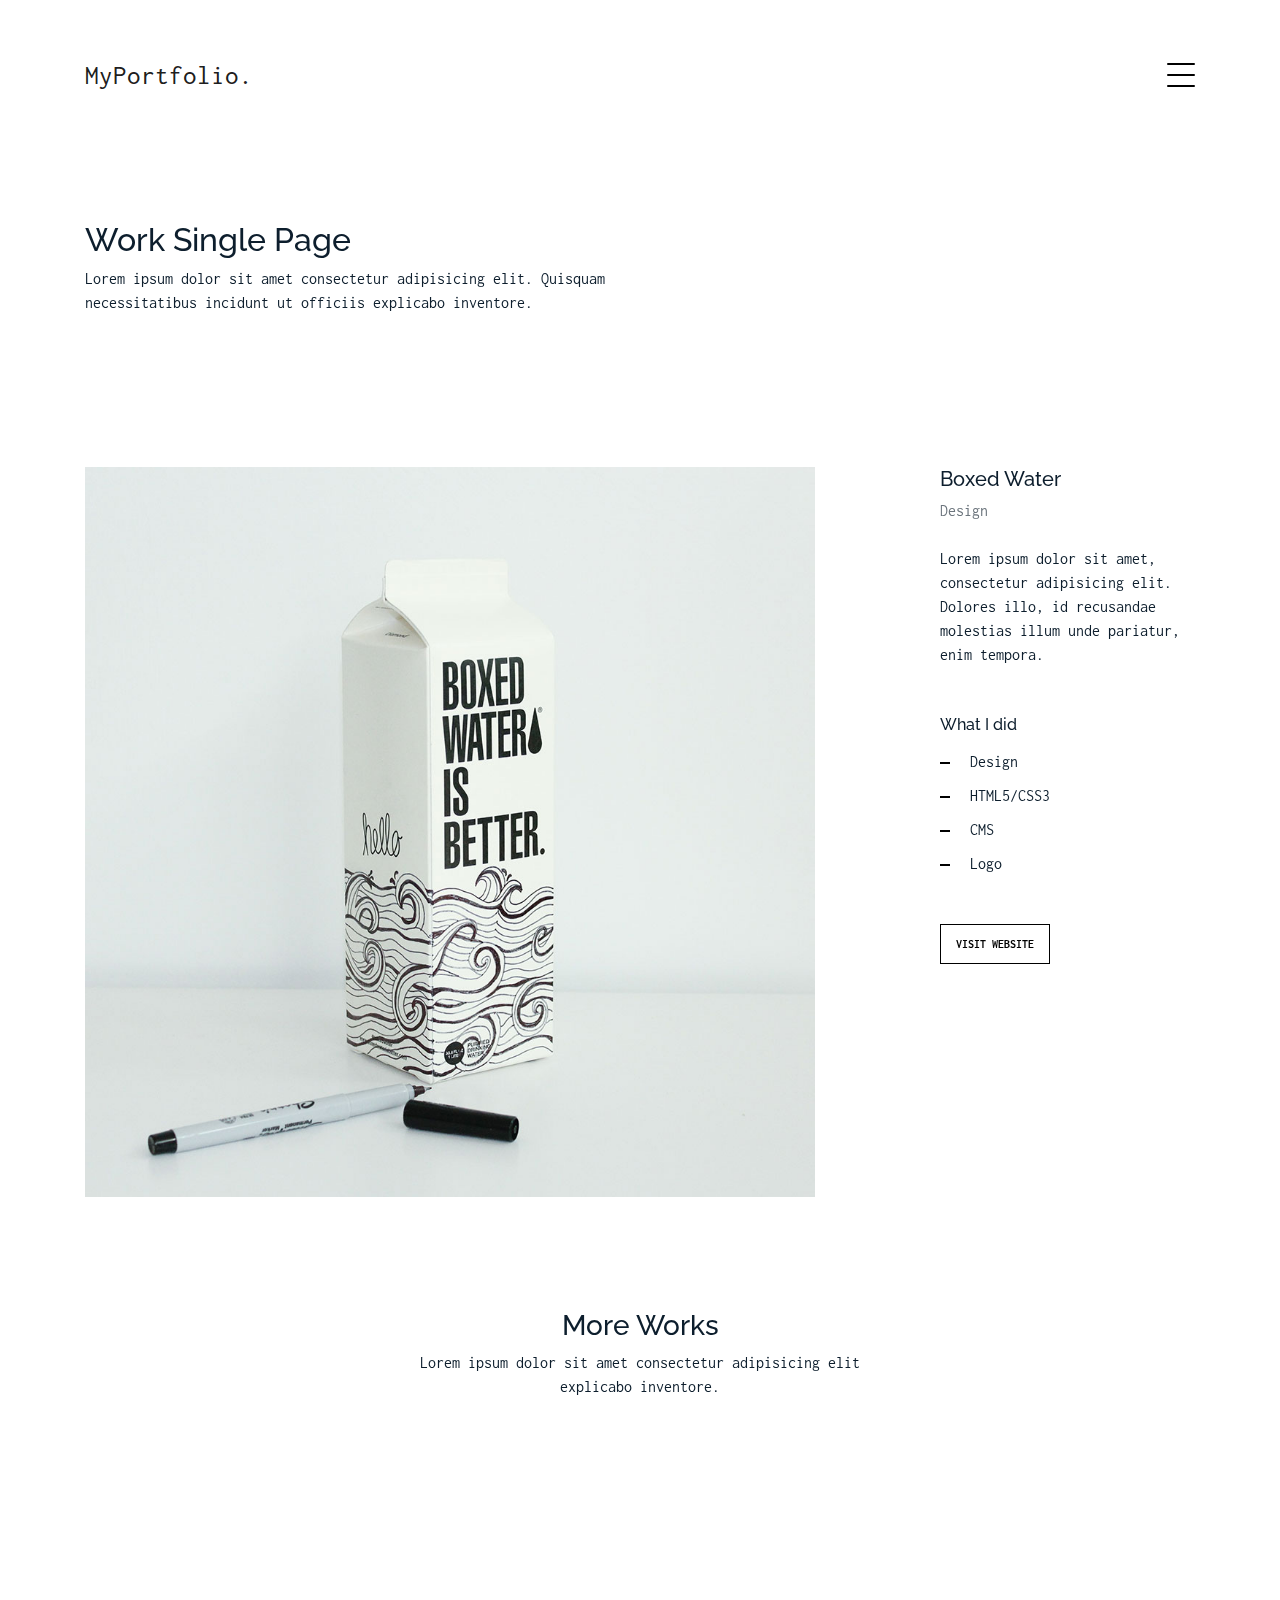
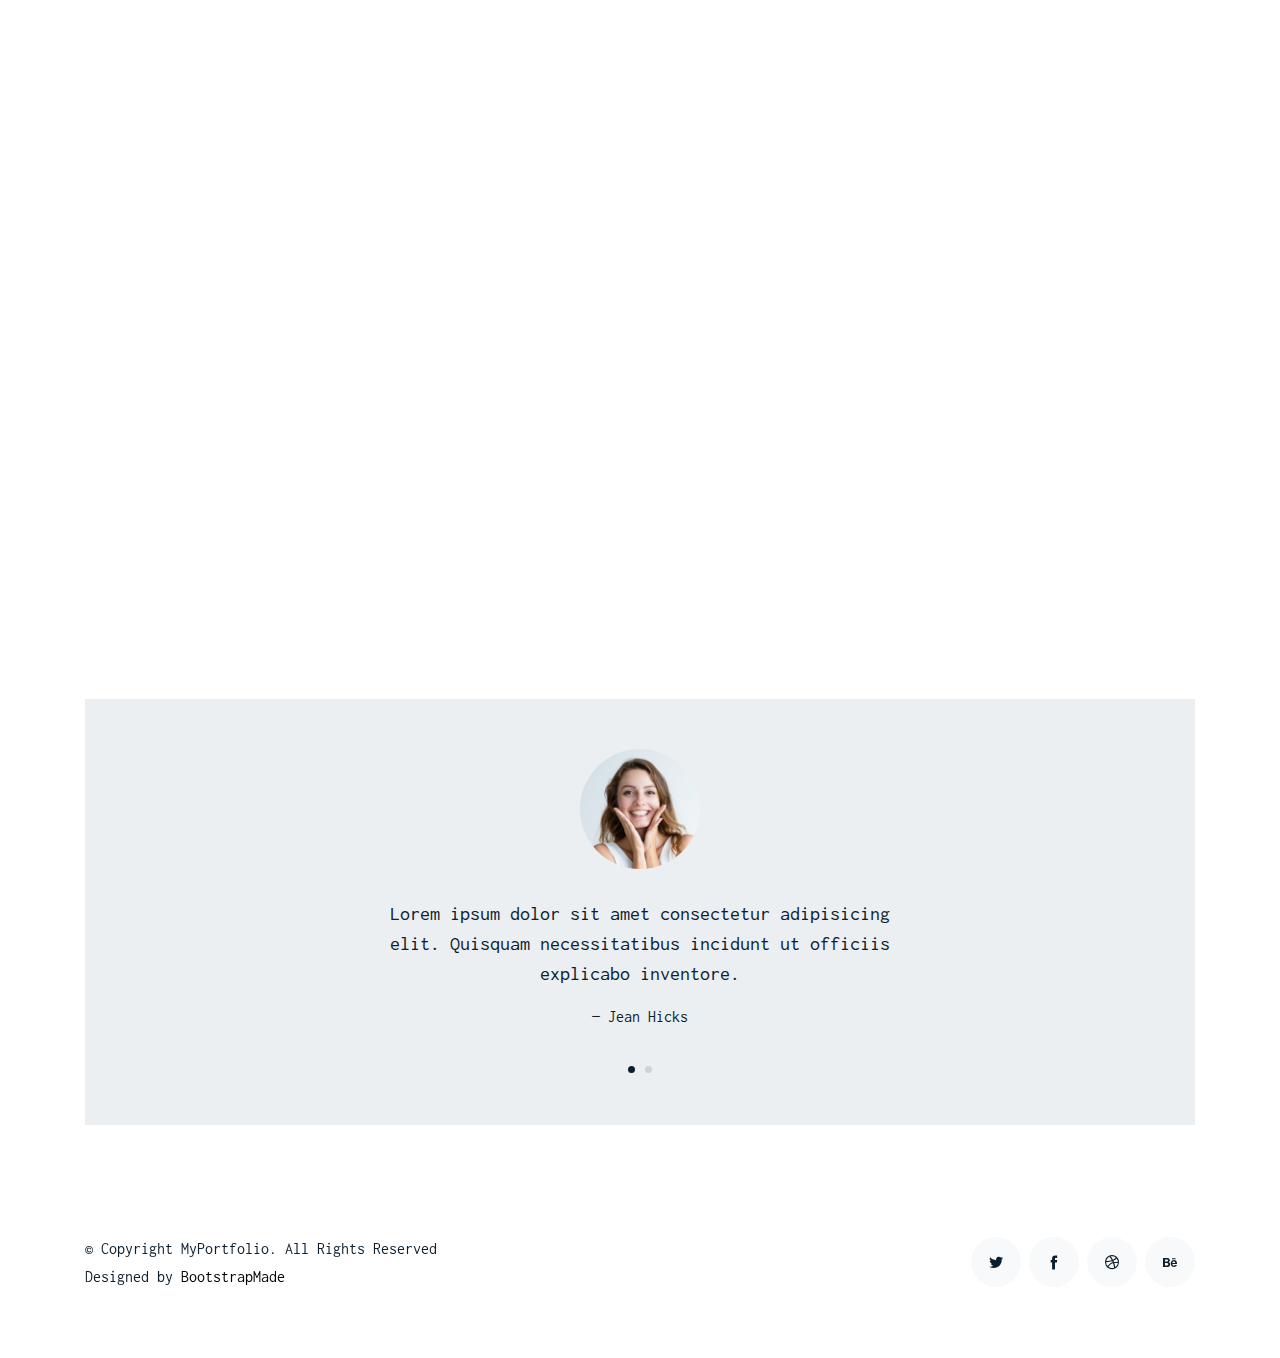
<file: myportfolio-master/work-single.html>
<!DOCTYPE html>
<html lang="en">

<head>
  <meta charset="utf-8">
  <title>Portfolio Item - MyPortfolio</title>
  <meta content="width=device-width, initial-scale=1.0" name="viewport">
  <meta content="" name="keywords">
  <meta content="" name="description">

  <!-- Favicons -->
  <link href="img/favicon.png" rel="icon">
  <link href="img/apple-touch-icon.png" rel="apple-touch-icon">

  <!-- Google Fonts -->
  <link href="https://fonts.googleapis.com/css?family=Inconsolata:400,700|Raleway:400,700&display=swap"
    rel="stylesheet">

  <!-- Bootstrap CSS File -->
  <link href="vendor/bootstrap/css/bootstrap.min.css" rel="stylesheet">

  <!-- Vendor CSS Files -->
  <link href="vendor/icofont/icofont.min.css" rel="stylesheet">
  <link href="vendor/line-awesome/css/line-awesome.min.css" rel="stylesheet">
  <link href="vendor/aos/aos.css" rel="stylesheet">
  <link href="vendor/owlcarousel/assets/owl.carousel.min.css" rel="stylesheet">

  <!-- Template Main CSS File -->
  <link href="css/style.css" rel="stylesheet">

  <!-- =======================================================
    Template Name: MyPortfolio
    Template URL: https://bootstrapmade.com/myportfolio-bootstrap-portfolio-website-template/
    Author: BootstrapMade.com
    Author URL: https://bootstrapmade.com/
  ======================================================= -->
</head>

<body>


  <div class="collapse navbar-collapse custom-navmenu" id="main-navbar">
    <div class="container py-2 py-md-5">
      <div class="row align-items-start">
        <div class="col-md-2">
          <ul class="custom-menu">
            <li><a href="index.html">Home</a></li>
            <li><a href="about.html">About Me</a></li>
            <li><a href="services.html">Services</a></li>
            <li class="active"><a href="works.html">Works</a></li>
            <li><a href="contact.html">Contact</a></li>
          </ul>
        </div>
        <div class="col-md-6 d-none d-md-block  mr-auto">
          <div class="tweet d-flex">
            <span class="icofont-twitter text-white mt-2 mr-3"></span>
            <div>
              <p><em>Lorem ipsum dolor sit amet consectetur adipisicing elit. Quisquam necessitatibus incidunt ut
                  officiis explicabo inventore. <br> <a href="#">t.co/v82jsk</a></em></p>
            </div>
          </div>
        </div>
        <div class="col-md-4 d-none d-md-block">
          <h3>Hire Me</h3>
          <p>Lorem ipsum dolor sit amet consectetur adipisicing elit. Quisquam necessitatibus incidunt ut officiis
            explicabo inventore. <br> <a href="#">myemail@gmail.com</a></p>
        </div>
      </div>

    </div>
  </div>

  <nav class="navbar navbar-light custom-navbar">
    <div class="container">
      <a class="navbar-brand" href="index.html">MyPortfolio.</a>

      <a href="#" class="burger" data-toggle="collapse" data-target="#main-navbar">
        <span></span>
      </a>

    </div>
  </nav>



  <main id="main">

    <div class="site-section">
      <div class="container">
        <div class="row mb-4 align-items-center">
          <div class="col-md-6" data-aos="fade-up">

            <h2>Work Single Page</h2>
            <p>Lorem ipsum dolor sit amet consectetur adipisicing elit. Quisquam necessitatibus incidunt ut officiis
              explicabo inventore.</p>

          </div>


        </div>
      </div>

      <div class="site-section pb-0">
        <div class="container">
          <div class="row align-items-stretch">
            <div class="col-md-8" data-aos="fade-up">
              <img src="img/img_1_big.jpg" alt="Image" class="img-fluid">
            </div>
            <div class="col-md-3 ml-auto" data-aos="fade-up" data-aos-delay="100">
              <div class="sticky-content">
                <h3 class="h3">Boxed Water</h3>
                <p class="mb-4"><span class="text-muted">Design</span></p>

                <div class="mb-5">
                  <p>Lorem ipsum dolor sit amet, consectetur adipisicing elit. Dolores illo, id recusandae molestias
                    illum unde pariatur, enim tempora.</p>

                </div>


                <h4 class="h4 mb-3">What I did</h4>
                <ul class="list-unstyled list-line mb-5">
                  <li>Design</li>
                  <li>HTML5/CSS3</li>
                  <li>CMS</li>
                  <li>Logo</li>
                </ul>

                <p><a href="#" class="readmore">Visit Website</a></p>
              </div>
            </div>
          </div>
        </div>
      </div>


      <div class="site-section pb-0">
        <div class="container">
          <div class="row justify-content-center text-center mb-4">
            <div class="col-5">
              <h3 class="h3 heading">More Works</h3>
              <p>Lorem ipsum dolor sit amet consectetur adipisicing elit explicabo inventore.</p>
            </div>
          </div>

          <div class="row" data-aos="fade-up" data-aos-delay="200">
            <div class="item web col-sm-6 col-md-4 col-lg-4 mb-4">
              <a href="work-single.html" class="item-wrap fancybox">
                <div class="work-info">
                  <h3>Boxed Water</h3>
                  <span>Web</span>
                </div>
                <img class="img-fluid" src="img/img_1.jpg">
              </a>
            </div>
            <div class="item photography col-sm-6 col-md-4 col-lg-4 mb-4">
              <a href="work-single.html" class="item-wrap fancybox">
                <div class="work-info">
                  <h3>Build Indoo</h3>
                  <span>Photography</span>
                </div>
                <img class="img-fluid" src="img/img_2.jpg">
              </a>
            </div>
            <div class="item branding col-sm-6 col-md-4 col-lg-4 mb-4">
              <a href="work-single.html" class="item-wrap fancybox">
                <div class="work-info">
                  <h3>Cocooil</h3>
                  <span>Branding</span>
                </div>
                <img class="img-fluid" src="img/img_3.jpg">
              </a>
            </div>
            <div class="item design col-sm-6 col-md-4 col-lg-4 mb-4">
              <a href="work-single.html" class="item-wrap fancybox">
                <div class="work-info">
                  <h3>Nike Shoe</h3>
                  <span>Design</span>
                </div>
                <img class="img-fluid" src="img/img_4.jpg">
              </a>
            </div>
            <div class="item photography col-sm-6 col-md-4 col-lg-4 mb-4">
              <a href="work-single.html" class="item-wrap fancybox">
                <div class="work-info">
                  <h3>Kitchen Sink</h3>
                  <span>Photography</span>
                </div>
                <img class="img-fluid" src="img/img_5.jpg">
              </a>
            </div>
            <div class="item branding col-sm-6 col-md-4 col-lg-4 mb-4">
              <a href="work-single.html" class="item-wrap fancybox">
                <div class="work-info">
                  <h3>Amazon</h3>
                  <span>brandingn</span>
                </div>
                <img class="img-fluid" src="img/img_6.jpg">
              </a>
            </div>
          </div>
        </div>
      </div>



      <div class="site-section pb-0">
        <div class="container">

          <div class="owl-carousel testimonial-carousel">

            <div class="testimonial-wrap">
              <div class="testimonial">
                <img src="img/person_1.jpg" alt="Image" class="img-fluid">
                <blockquote>
                  <p>Lorem ipsum dolor sit amet consectetur adipisicing elit. Quisquam necessitatibus incidunt ut
                    officiis explicabo inventore.</p>
                </blockquote>
                <p>&mdash; Jean Hicks</p>
              </div>
            </div>

            <div class="testimonial-wrap">
              <div class="testimonial">
                <img src="img/person_2.jpg" alt="Image" class="img-fluid">
                <blockquote>
                  <p>Lorem ipsum dolor sit amet consectetur adipisicing elit. Quisquam necessitatibus incidunt ut
                    officiis explicabo inventore.</p>
                </blockquote>
                <p>&mdash; Chris Stanworth</p>
              </div>
            </div>

          </div>

        </div>
      </div>
  </main>
  
  <footer class="footer" role="contentinfo">
    <div class="container">
      <div class="row">
        <div class="col-sm-6">
          <p class="mb-1">&copy; Copyright MyPortfolio. All Rights Reserved</p>
          <div class="credits">
            <!--
              All the links in the footer should remain intact.
              You can delete the links only if you purchased the pro version.
              Licensing information: https://bootstrapmade.com/license/
              Purchase the pro version with working PHP/AJAX contact form: https://bootstrapmade.com/buy/?theme=MyPortfolio
            -->
            Designed by <a href="https://bootstrapmade.com/">BootstrapMade</a>
          </div>
        </div>
        <div class="col-sm-6 social text-md-right">
          <a href="#"><span class="icofont-twitter"></span></a>
          <a href="#"><span class="icofont-facebook"></span></a>
          <a href="#"><span class="icofont-dribbble"></span></a>
          <a href="#"><span class="icofont-behance"></span></a>
        </div>
      </div>
    </div>
  </footer>

  <!-- Vendor JS Files -->
  <script src="vendor/jquery/jquery.min.js"></script>
  <script src="vendor/jquery/jquery-migrate.min.js"></script>
  <script src="vendor/bootstrap/js/bootstrap.min.js"></script>
  <script src="vendor/easing/easing.min.js"></script>
  <script src="vendor/php-email-form/validate.js"></script>
  <script src="vendor/isotope/isotope.pkgd.min.js"></script>
  <script src="vendor/aos/aos.js"></script>
  <script src="vendor/owlcarousel/owl.carousel.min.js"></script>

  <!-- Template Main JS File -->
  <script src="js/main.js"></script>

</body>

</html>
</file>
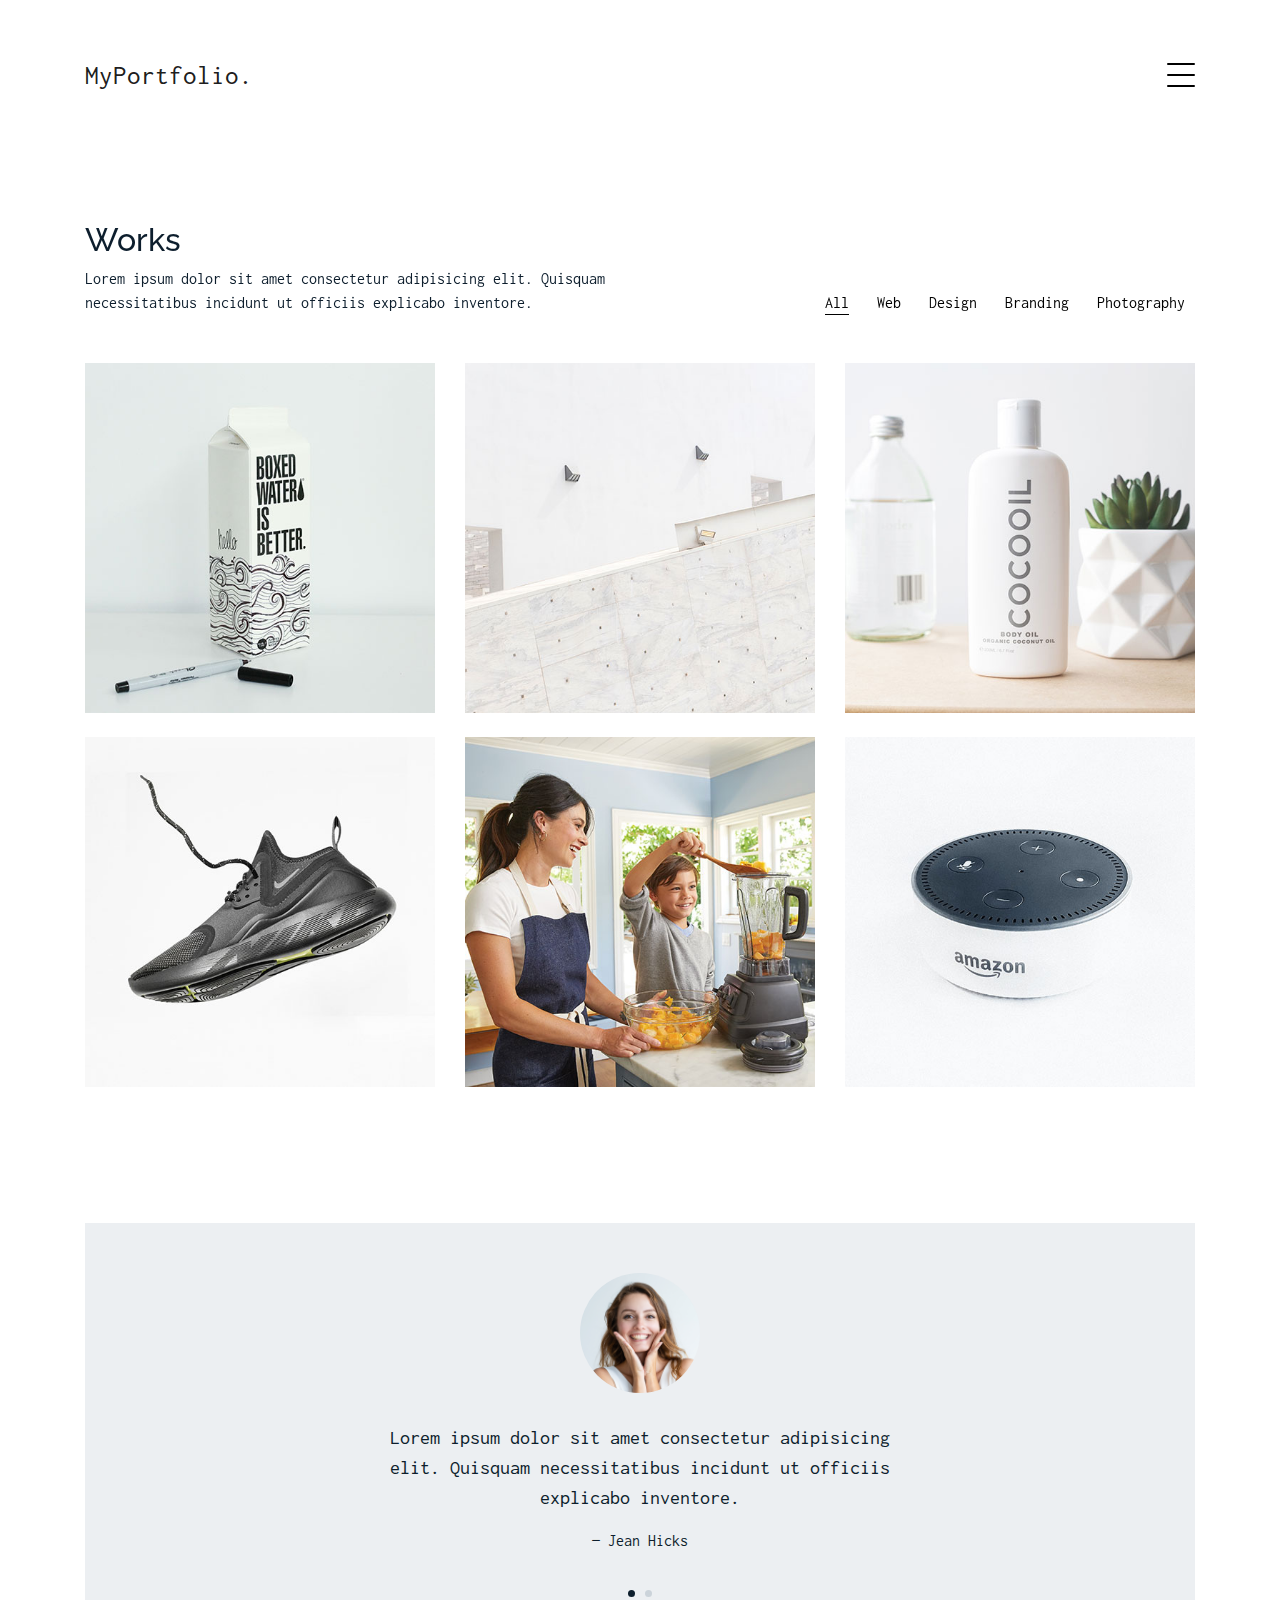
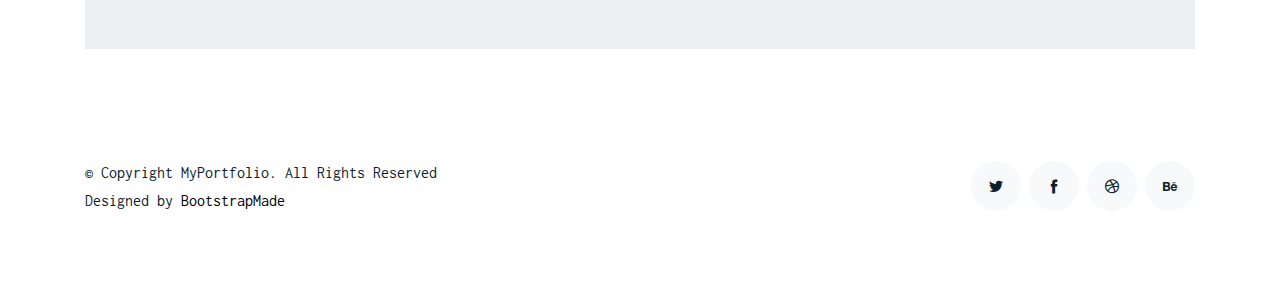
<file: myportfolio-master/works.html>
<!DOCTYPE html>
<html lang="en">

<head>
  <meta charset="utf-8">
  <title>Works - MyPortfolio</title>
  <meta content="width=device-width, initial-scale=1.0" name="viewport">
  <meta content="" name="keywords">
  <meta content="" name="description">

  <!-- Favicons -->
  <link href="img/favicon.png" rel="icon">
  <link href="img/apple-touch-icon.png" rel="apple-touch-icon">

  <!-- Google Fonts -->
  <link href="https://fonts.googleapis.com/css?family=Inconsolata:400,700|Raleway:400,700&display=swap"
    rel="stylesheet">

  <!-- Bootstrap CSS File -->
  <link href="vendor/bootstrap/css/bootstrap.min.css" rel="stylesheet">

  <!-- Vendor CSS Files -->
  <link href="vendor/icofont/icofont.min.css" rel="stylesheet">
  <link href="vendor/line-awesome/css/line-awesome.min.css" rel="stylesheet">
  <link href="vendor/aos/aos.css" rel="stylesheet">
  <link href="vendor/owlcarousel/assets/owl.carousel.min.css" rel="stylesheet">

  <!-- Template Main CSS File -->
  <link href="css/style.css" rel="stylesheet">

  <!-- =======================================================
    Template Name: MyPortfolio
    Template URL: https://bootstrapmade.com/myportfolio-bootstrap-portfolio-website-template/
    Author: BootstrapMade.com
    Author URL: https://bootstrapmade.com/
  ======================================================= -->
</head>

<body>


  <div class="collapse navbar-collapse custom-navmenu" id="main-navbar">
    <div class="container py-2 py-md-5">
      <div class="row align-items-start">
        <div class="col-md-2">
          <ul class="custom-menu">
            <li><a href="index.html">Home</a></li>
            <li><a href="about.html">About Me</a></li>
            <li><a href="services.html">Services</a></li>
            <li class="active"><a href="works.html">Works</a></li>
            <li><a href="contact.html">Contact</a></li>
          </ul>
        </div>
        <div class="col-md-6 d-none d-md-block  mr-auto">
          <div class="tweet d-flex">
            <span class="icofont-twitter text-white mt-2 mr-3"></span>
            <div>
              <p><em>Lorem ipsum dolor sit amet consectetur adipisicing elit. Quisquam necessitatibus incidunt ut
                  officiis explicabo inventore. <br> <a href="#">t.co/v82jsk</a></em></p>
            </div>
          </div>
        </div>
        <div class="col-md-4 d-none d-md-block">
          <h3>Hire Me</h3>
          <p>Lorem ipsum dolor sit amet consectetur adipisicing elit. Quisquam necessitatibus incidunt ut officiis
            explicabo inventore. <br> <a href="#">myemail@gmail.com</a></p>
        </div>
      </div>

    </div>
  </div>

  <nav class="navbar navbar-light custom-navbar">
    <div class="container">
      <a class="navbar-brand" href="index.html">MyPortfolio.</a>

      <a href="#" class="burger" data-toggle="collapse" data-target="#main-navbar">
        <span></span>
      </a>

    </div>
  </nav>



  <main id="main">

    <div class="site-section pb-0 site-portfolio">
      <div class="container">
        <div class="row mb-5 align-items-end">
          <div class="col-md-12 col-lg-6 mb-4 mb-lg-0" data-aos="fade-up">
            <h2>Works</h2>
            <p class="mb-0">Lorem ipsum dolor sit amet consectetur adipisicing elit. Quisquam necessitatibus incidunt ut
              officiis explicabo inventore.</p>
          </div>
          <div class="col-md-12 col-lg-6 text-left text-lg-right" data-aos="fade-up" data-aos-delay="100">
            <div id="filters" class="filters">
              <a href="#" data-filter="*" class="active">All</a>
              <a href="#" data-filter=".web">Web</a>
              <a href="#" data-filter=".design">Design</a>
              <a href="#" data-filter=".branding">Branding</a>
              <a href="#" data-filter=".photography">Photography</a>
            </div>
          </div>
        </div>
        <div id="portfolio-grid" class="row no-gutter" data-aos="fade-up" data-aos-delay="200">
          <div class="item web col-sm-6 col-md-4 col-lg-4 mb-4">
            <a href="work-single.html" class="item-wrap fancybox">
              <div class="work-info">
                <h3>Boxed Water</h3>
                <span>Web</span>
              </div>
              <img class="img-fluid" src="img/img_1.jpg">
            </a>
          </div>
          <div class="item photography col-sm-6 col-md-4 col-lg-4 mb-4">
            <a href="work-single.html" class="item-wrap fancybox">
              <div class="work-info">
                <h3>Build Indoo</h3>
                <span>Photography</span>
              </div>
              <img class="img-fluid" src="img/img_2.jpg">
            </a>
          </div>
          <div class="item branding col-sm-6 col-md-4 col-lg-4 mb-4">
            <a href="work-single.html" class="item-wrap fancybox">
              <div class="work-info">
                <h3>Cocooil</h3>
                <span>Branding</span>
              </div>
              <img class="img-fluid" src="img/img_3.jpg">
            </a>
          </div>
          <div class="item design col-sm-6 col-md-4 col-lg-4 mb-4">
            <a href="work-single.html" class="item-wrap fancybox">
              <div class="work-info">
                <h3>Nike Shoe</h3>
                <span>Design</span>
              </div>
              <img class="img-fluid" src="img/img_4.jpg">
            </a>
          </div>
          <div class="item photography col-sm-6 col-md-4 col-lg-4 mb-4">
            <a href="work-single.html" class="item-wrap fancybox">
              <div class="work-info">
                <h3>Kitchen Sink</h3>
                <span>Photography</span>
              </div>
              <img class="img-fluid" src="img/img_5.jpg">
            </a>
          </div>
          <div class="item branding col-sm-6 col-md-4 col-lg-4 mb-4">
            <a href="work-single.html" class="item-wrap fancybox">
              <div class="work-info">
                <h3>Amazon</h3>
                <span>brandingn</span>
              </div>
              <img class="img-fluid" src="img/img_6.jpg">
            </a>
          </div>
        </div>
      </div>
    </div>


    <div class="site-section">
      <div class="container">

        <div class="owl-carousel testimonial-carousel">

          <div class="testimonial-wrap">
            <div class="testimonial">
              <img src="img/person_1.jpg" alt="Image" class="img-fluid">
              <blockquote>
                <p>Lorem ipsum dolor sit amet consectetur adipisicing elit. Quisquam necessitatibus incidunt ut officiis
                  explicabo inventore.</p>
              </blockquote>
              <p>&mdash; Jean Hicks</p>
            </div>
          </div>

          <div class="testimonial-wrap">
            <div class="testimonial">
              <img src="img/person_2.jpg" alt="Image" class="img-fluid">
              <blockquote>
                <p>Lorem ipsum dolor sit amet consectetur adipisicing elit. Quisquam necessitatibus incidunt ut officiis
                  explicabo inventore.</p>
              </blockquote>
              <p>&mdash; Chris Stanworth</p>
            </div>
          </div>

        </div>

      </div>
    </div>
  </main>

  <footer class="footer" role="contentinfo">
    <div class="container">
      <div class="row">
        <div class="col-sm-6">
          <p class="mb-1">&copy; Copyright MyPortfolio. All Rights Reserved</p>
          <div class="credits">
            <!--
              All the links in the footer should remain intact.
              You can delete the links only if you purchased the pro version.
              Licensing information: https://bootstrapmade.com/license/
              Purchase the pro version with working PHP/AJAX contact form: https://bootstrapmade.com/buy/?theme=MyPortfolio
            -->
            Designed by <a href="https://bootstrapmade.com/">BootstrapMade</a>
          </div>
        </div>
        <div class="col-sm-6 social text-md-right">
          <a href="#"><span class="icofont-twitter"></span></a>
          <a href="#"><span class="icofont-facebook"></span></a>
          <a href="#"><span class="icofont-dribbble"></span></a>
          <a href="#"><span class="icofont-behance"></span></a>
        </div>
      </div>
    </div>
  </footer>

  <!-- Vendor JS Files -->
  <script src="vendor/jquery/jquery.min.js"></script>
  <script src="vendor/jquery/jquery-migrate.min.js"></script>
  <script src="vendor/bootstrap/js/bootstrap.min.js"></script>
  <script src="vendor/easing/easing.min.js"></script>
  <script src="vendor/php-email-form/validate.js"></script>
  <script src="vendor/isotope/isotope.pkgd.min.js"></script>
  <script src="vendor/aos/aos.js"></script>
  <script src="vendor/owlcarousel/owl.carousel.min.js"></script>

  <!-- Template Main JS File -->
  <script src="js/main.js"></script>

</body>

</html>
</file>
<file: scss/style.css>
/* http://meyerweb.com/eric/tools/css/reset/ 
   v2.0 | 20110126
   License: none (public domain)
*/
html, body, div, span, applet, object, iframe,
h1, h2, h3, h4, h5, h6, p, blockquote, pre,
a, abbr, acronym, address, big, cite, code,
del, dfn, em, img, ins, kbd, q, s, samp,
small, strike, strong, sub, sup, tt, var,
b, u, i, center,
dl, dt, dd, ol, ul, li,
fieldset, form, label, legend,
table, caption, tbody, tfoot, thead, tr, th, td,
article, aside, canvas, details, embed,
figure, figcaption, footer, header, hgroup,
menu, nav, output, ruby, section, summary,
time, mark, audio, video {
  margin: 0;
  padding: 0;
  border: 0;
  font-size: 100%;
  font: inherit;
  vertical-align: baseline;
}

/* HTML5 display-role reset for older browsers */
article, aside, details, figcaption, figure,
footer, header, hgroup, menu, nav, section {
  display: block;
}

body {
  line-height: 1;
}

ol, ul {
  list-style: none;
}

blockquote, q {
  quotes: none;
}

blockquote:before, blockquote:after,
q:before, q:after {
  content: '';
  content: none;
}

table {
  border-collapse: collapse;
  border-spacing: 0;
}

body {
  font-family: MicrosoftJhengHei,sans-serif;
  background: #fafafa;
}

* {
  -webkit-box-sizing: border-box;
          box-sizing: border-box;
  text-decoration: none;
}

h2 {
  font-size: 22px;
  text-align: center;
  font-weight: bold;
  color: #1736dc;
  padding: 38px;
}

.wrap {
  width: 1025px;
  margin: 0 auto;
}

/*im header*/
.header {
  display: -webkit-box;
  display: -ms-flexbox;
  display: flex;
  margin-bottom: 50px;
  width: 1025px;
  height: 400px;
  background-repeat: no-repeat;
  background-image: url(../assets/img-headerShape.png);
}

.header .header-left {
  text-align: center;
  margin: 125px 150px 0px 135px;
}

.header .header-left h1 {
  font-size: 32px;
  padding: 10px;
  letter-spacing: 1px;
}

.header .header-left p {
  line-height: 1.5em;
  color: #5e5e5e;
}

.header .header-left p:hover {
  color: #f257a5;
}

.header .header-right {
  position: relative;
  top: 36%;
  color: #fff;
}

.header .header-right a {
  color: #fff;
}

.header .header-right a:hover {
  text-decoration: underline;
  color: #f2df7b;
}

.header .header-right li {
  display: -webkit-box;
  display: -ms-flexbox;
  display: flex;
  -webkit-box-align: center;
      -ms-flex-align: center;
          align-items: center;
  margin-bottom: 15px;
}

.header .header-right li img {
  margin-right: 15px;
}

.header .header-right .behance img {
  width: 30px;
}

/*im skill*/
.skill {
  margin-bottom: 20px;
}

.skill .box {
  display: -webkit-box;
  display: -ms-flexbox;
  display: flex;
  -webkit-box-pack: center;
      -ms-flex-pack: center;
          justify-content: center;
}

.skill .box .box1, .skill .box .box2, .skill .box .box3 {
  text-align: center;
  margin: 20px;
  background: #fff;
  width: 284px;
  height: 276px;
  padding: 20px;
  border-radius: 10px;
  -webkit-box-shadow: 0 0 1px rgba(0, 0, 0, 0.7);
          box-shadow: 0 0 1px rgba(0, 0, 0, 0.7);
  color: #4a4a4a;
  -webkit-transition: all 0.3s ease;
  transition: all 0.3s ease;
  position: relative;
  overflow: hidden;
}

.skill .box .box1::after, .skill .box .box2::after, .skill .box .box3::after {
  content: "";
  background-color: orange;
  height: 6px;
  width: 284px;
  position: absolute;
  bottom: 0;
  left: 0px;
}

.skill .box .box1:hover, .skill .box .box1:active, .skill .box .box2:hover, .skill .box .box2:active, .skill .box .box3:hover, .skill .box .box3:active {
  -webkit-box-shadow: 1px 1px 7px rgba(98, 98, 98, 0.5);
          box-shadow: 1px 1px 7px rgba(98, 98, 98, 0.5);
  -webkit-transform: translate(-5px, -5px);
          transform: translate(-5px, -5px);
}

.skill .box .box1 img, .skill .box .box2 img, .skill .box .box3 img {
  margin-bottom: 20px;
  height: 79px;
}

.skill .box .box1 h3, .skill .box .box2 h3, .skill .box .box3 h3 {
  margin-bottom: 20px;
  font-size: 20px;
}

.skill .box .box1 ul, .skill .box .box2 ul, .skill .box .box3 ul {
  text-align: left;
  line-height: 1.2em;
  font-size: 15px;
  list-style: disc;
  margin-left: 5px;
}

.skill .box .box2::after {
  content: "";
  background-color: #539E43;
  height: 6px;
  width: 284px;
  position: absolute;
  bottom: 0;
  left: 0px;
}

.skill .box .box3::after {
  content: "";
  background-color: #6762A6;
  height: 6px;
  width: 284px;
  position: absolute;
  bottom: 0;
  left: 0px;
}

/*im experience*/
.timeboxes {
  height: 610px;
  position: relative;
  width: 700px;
  margin: 0 auto;
  margin-top: 52px;
}

.timeboxes::before {
  content: "";
  position: absolute;
  top: -15px;
  bottom: 0;
  left: 50%;
  width: 4px;
  background-color: #D8D8D8;
  -webkit-transform: translateX(-50%);
          transform: translateX(-50%);
}

.timeboxes::after {
  content: "";
  width: 32px;
  height: 37px;
  background-image: url(../assets/dot-start.png);
  position: absolute;
  top: -52px;
  left: 50%;
  -webkit-transform: translateX(-50%);
          transform: translateX(-50%);
}

.timebox {
  border: 1px solid #f257a5;
  border-radius: 10px;
  background: #fff;
  width: 280px;
  height: 190px;
  margin: 0 auto;
  float: left;
  padding: 20px;
  text-align: right;
  clear: both;
  -webkit-transition: all 0.3s ease;
  transition: all 0.3s ease;
}

.timebox:hover, .timebox:active {
  -webkit-box-shadow: 0 0 5px #f257a5;
          box-shadow: 0 0 5px #f257a5;
}

.timebox:not(:first-child) {
  margin-top: -60px;
}

.timebox h5 {
  font-size: 18px;
  position: relative;
  margin-bottom: 12px;
  position: relative;
  color: #4A4A4A;
}

.timebox h5::before {
  content: "";
  position: absolute;
  width: 24px;
  height: 28px;
  background-image: url(../assets/dot-timeItem.png);
  -webkit-transform: translateY(-20%);
          transform: translateY(-20%);
  right: -103px;
}

.timebox span {
  display: block;
  font-size: 18px;
  color: #8A1737;
  margin-bottom: 12px;
  position: relative;
}

.timebox .title {
  color: #4A4A4A;
  font-size: 18px;
  margin-bottom: 12px;
}

.timebox p {
  line-height: 1.2em;
  color: #9B9B9B;
  font-size: 16px;
}

.timebox:nth-child(2n) {
  float: right;
  text-align: left;
}

.timebox:nth-child(2n) h5::before {
  left: -103px;
}

.border-bottom {
  width: 30px;
  height: 4px;
  background: #D8D8D8;
  margin: 0 auto;
}

/*im work*/
.work {
  margin-bottom: 80px;
}

.work h2 {
  color: #f257a5;
}

.work ul {
  display: -webkit-box;
  display: -ms-flexbox;
  display: flex;
  -webkit-box-pack: center;
      -ms-flex-pack: center;
          justify-content: center;
}

.work ul .work1, .work ul .work2, .work ul .work3 {
  -webkit-box-shadow: 0px 0px 1px rgba(0, 0, 0, 0.7);
          box-shadow: 0px 0px 1px rgba(0, 0, 0, 0.7);
  margin: 0 10px;
  border-radius: 10px;
  -webkit-transition: all 0.3s ease;
  transition: all 0.3s ease;
}

.work ul .work1:hover, .work ul .work1:active, .work ul .work2:hover, .work ul .work2:active, .work ul .work3:hover, .work ul .work3:active {
  -webkit-box-shadow: 0px 0px 10px rgba(98, 98, 98, 0.7);
          box-shadow: 0px 0px 10px rgba(98, 98, 98, 0.7);
  -webkit-transform: scale(1.03);
          transform: scale(1.03);
}

.work ul .work1 .work-title, .work ul .work2 .work-title, .work ul .work3 .work-title {
  font-size: 18px;
  color: #000;
  padding: 15px 5px;
}

.work ul .work1 p, .work ul .work2 p, .work ul .work3 p {
  font-size: 15px;
  color: #4a4a4a;
  padding-bottom: 15px;
  padding-left: 5px;
}

.work ul .work1 span, .work ul .work2 span, .work ul .work3 span {
  float: right;
  position: relative;
  bottom: 0;
  font-size: 13px;
  color: #000;
  opacity: 0.5;
  padding-right: 5px;
}

.work ul .img {
  width: 284px;
  height: 150px;
  background-repeat: no-repeat;
  border-radius: 10px 10px 0 0;
}

.work ul .work1 .img {
  background-color: #f39ad3;
  background-image: url(../assets/work1.png);
  background-position: 80% 80%;
}

.work ul .work2 .img {
  background-color: #424242;
  background-image: url(../assets/nini.png);
  background-position: 50% 50%;
}

.work ul .work3 .img {
  background-color: #8ad7fa;
  background-image: url(../assets/social.png);
  background-position: 50% 50%;
}

/*im about*/
.about-me {
  margin-bottom: 80px;
}

.about-me h2 {
  color: #f257a5;
}

.about-me .aboutdetail {
  display: -webkit-box;
  display: -ms-flexbox;
  display: flex;
  -webkit-box-pack: center;
      -ms-flex-pack: center;
          justify-content: center;
  -webkit-box-align: center;
      -ms-flex-align: center;
          align-items: center;
}

.about-me .aboutdetail img {
  width: 260px;
  height: 335px;
  margin-right: 50px;
}

.about-me .aboutdetail p {
  font-size: 16px;
  width: 49%;
  line-height: 1.5em;
  color: #5e5e5e;
}

/*im footer*/
.footer {
  font-size: 18px;
  text-align: center;
  padding-top: 37px;
  width: 100%;
  height: 87px;
  background-image: url(../assets/img-Looper-bg.png);
}
/*# sourceMappingURL=style.css.map */
</file>
<file: myportfolio-master/vendor/line-awesome/css/line-awesome.min.css>
.la,.lab,.lad,.lal,.lar,.las{-moz-osx-font-smoothing:grayscale;-webkit-font-smoothing:antialiased;display:inline-block;font-style:normal;font-variant:normal;text-rendering:auto;line-height:1}.la-lg{font-size:1.33333em;line-height:.75em;vertical-align:-.0667em}.la-xs{font-size:.75em}.la-sm{font-size:.875em}.la-1x{font-size:1em}.la-2x{font-size:2em}.la-3x{font-size:3em}.la-4x{font-size:4em}.la-5x{font-size:5em}.la-6x{font-size:6em}.la-7x{font-size:7em}.la-8x{font-size:8em}.la-9x{font-size:9em}.la-10x{font-size:10em}.la-fw{text-align:center;width:1.25em}.la-ul{list-style-type:none;margin-left:2.5em;padding-left:0}.la-ul>li{position:relative}.la-li{left:-2em;position:absolute;text-align:center;width:2em;line-height:inherit}.la-border{border:solid .08em #eee;border-radius:.1em;padding:.2em .25em .15em}.la-pull-left{float:left}.la-pull-right{float:right}.la.la-pull-left,.lab.la-pull-left,.lal.la-pull-left,.lar.la-pull-left,.las.la-pull-left{margin-right:.3em}.la.la-pull-right,.lab.la-pull-right,.lal.la-pull-right,.lar.la-pull-right,.las.la-pull-right{margin-left:.3em}.la-spin{-webkit-animation:la-spin 2s infinite linear;animation:la-spin 2s infinite linear}.la-pulse{-webkit-animation:la-spin 1s infinite steps(8);animation:la-spin 1s infinite steps(8)}@-webkit-keyframes la-spin{0%{-webkit-transform:rotate(0);transform:rotate(0)}100%{-webkit-transform:rotate(360deg);transform:rotate(360deg)}}@keyframes la-spin{0%{-webkit-transform:rotate(0);transform:rotate(0)}100%{-webkit-transform:rotate(360deg);transform:rotate(360deg)}}.la-rotate-90{-webkit-transform:rotate(90deg);transform:rotate(90deg)}.la-rotate-180{-webkit-transform:rotate(180deg);transform:rotate(180deg)}.la-rotate-270{-webkit-transform:rotate(270deg);transform:rotate(270deg)}.la-flip-horizontal{-webkit-transform:scale(-1,1);transform:scale(-1,1)}.la-flip-vertical{-webkit-transform:scale(1,-1);transform:scale(1,-1)}.la-flip-both,.la-flip-horizontal.la-flip-vertical{-webkit-transform:scale(-1,-1);transform:scale(-1,-1)}:root .la-flip-both,:root .la-flip-horizontal,:root .la-flip-vertical,:root .la-rotate-180,:root .la-rotate-270,:root .la-rotate-90{-webkit-filter:none;filter:none}.la-stack{display:inline-block;height:2em;line-height:2em;position:relative;vertical-align:middle;width:2.5em}.la-stack-1x,.la-stack-2x{left:0;position:absolute;text-align:center;width:100%}.la-stack-1x{line-height:inherit}.la-stack-2x{font-size:2em}.la-inverse{color:#fff}.la-500px:before{content:"\f26e"}.la-accessible-icon:before{content:"\f368"}.la-accusoft:before{content:"\f369"}.la-acquisitions-incorporated:before{content:"\f6af"}.la-ad:before{content:"\f641"}.la-address-book:before{content:"\f2b9"}.la-address-card:before{content:"\f2bb"}.la-adjust:before{content:"\f042"}.la-adn:before{content:"\f170"}.la-adobe:before{content:"\f778"}.la-adversal:before{content:"\f36a"}.la-affiliatetheme:before{content:"\f36b"}.la-air-freshener:before{content:"\f5d0"}.la-airbnb:before{content:"\f834"}.la-algolia:before{content:"\f36c"}.la-align-center:before{content:"\f037"}.la-align-justify:before{content:"\f039"}.la-align-left:before{content:"\f036"}.la-align-right:before{content:"\f038"}.la-alipay:before{content:"\f642"}.la-allergies:before{content:"\f461"}.la-amazon:before{content:"\f270"}.la-amazon-pay:before{content:"\f42c"}.la-ambulance:before{content:"\f0f9"}.la-american-sign-language-interpreting:before{content:"\f2a3"}.la-amilia:before{content:"\f36d"}.la-anchor:before{content:"\f13d"}.la-android:before{content:"\f17b"}.la-angellist:before{content:"\f209"}.la-angle-double-down:before{content:"\f103"}.la-angle-double-left:before{content:"\f100"}.la-angle-double-right:before{content:"\f101"}.la-angle-double-up:before{content:"\f102"}.la-angle-down:before{content:"\f107"}.la-angle-left:before{content:"\f104"}.la-angle-right:before{content:"\f105"}.la-angle-up:before{content:"\f106"}.la-angry:before{content:"\f556"}.la-angrycreative:before{content:"\f36e"}.la-angular:before{content:"\f420"}.la-ankh:before{content:"\f644"}.la-app-store:before{content:"\f36f"}.la-app-store-ios:before{content:"\f370"}.la-apper:before{content:"\f371"}.la-apple:before{content:"\f179"}.la-apple-alt:before{content:"\f5d1"}.la-apple-pay:before{content:"\f415"}.la-archive:before{content:"\f187"}.la-archway:before{content:"\f557"}.la-arrow-alt-circle-down:before{content:"\f358"}.la-arrow-alt-circle-left:before{content:"\f359"}.la-arrow-alt-circle-right:before{content:"\f35a"}.la-arrow-alt-circle-up:before{content:"\f35b"}.la-arrow-circle-down:before{content:"\f0ab"}.la-arrow-circle-left:before{content:"\f0a8"}.la-arrow-circle-right:before{content:"\f0a9"}.la-arrow-circle-up:before{content:"\f0aa"}.la-arrow-down:before{content:"\f063"}.la-arrow-left:before{content:"\f060"}.la-arrow-right:before{content:"\f061"}.la-arrow-up:before{content:"\f062"}.la-arrows-alt:before{content:"\f0b2"}.la-arrows-alt-h:before{content:"\f337"}.la-arrows-alt-v:before{content:"\f338"}.la-artstation:before{content:"\f77a"}.la-assistive-listening-systems:before{content:"\f2a2"}.la-asterisk:before{content:"\f069"}.la-asymmetrik:before{content:"\f372"}.la-at:before{content:"\f1fa"}.la-atlas:before{content:"\f558"}.la-atlassian:before{content:"\f77b"}.la-atom:before{content:"\f5d2"}.la-audible:before{content:"\f373"}.la-audio-description:before{content:"\f29e"}.la-autoprefixer:before{content:"\f41c"}.la-avianex:before{content:"\f374"}.la-aviato:before{content:"\f421"}.la-award:before{content:"\f559"}.la-aws:before{content:"\f375"}.la-baby:before{content:"\f77c"}.la-baby-carriage:before{content:"\f77d"}.la-backspace:before{content:"\f55a"}.la-backward:before{content:"\f04a"}.la-bacon:before{content:"\f7e5"}.la-balance-scale:before{content:"\f24e"}.la-balance-scale-left:before{content:"\f515"}.la-balance-scale-right:before{content:"\f516"}.la-ban:before{content:"\f05e"}.la-band-aid:before{content:"\f462"}.la-bandcamp:before{content:"\f2d5"}.la-barcode:before{content:"\f02a"}.la-bars:before{content:"\f0c9"}.la-baseball-ball:before{content:"\f433"}.la-basketball-ball:before{content:"\f434"}.la-bath:before{content:"\f2cd"}.la-battery-empty:before{content:"\f244"}.la-battery-full:before{content:"\f240"}.la-battery-half:before{content:"\f242"}.la-battery-quarter:before{content:"\f243"}.la-battery-three-quarters:before{content:"\f241"}.la-battle-net:before{content:"\f835"}.la-bed:before{content:"\f236"}.la-beer:before{content:"\f0fc"}.la-behance:before{content:"\f1b4"}.la-behance-square:before{content:"\f1b5"}.la-bell:before{content:"\f0f3"}.la-bell-slash:before{content:"\f1f6"}.la-bezier-curve:before{content:"\f55b"}.la-bible:before{content:"\f647"}.la-bicycle:before{content:"\f206"}.la-biking:before{content:"\f84a"}.la-bimobject:before{content:"\f378"}.la-binoculars:before{content:"\f1e5"}.la-biohazard:before{content:"\f780"}.la-birthday-cake:before{content:"\f1fd"}.la-bitbucket:before{content:"\f171"}.la-bitcoin:before{content:"\f379"}.la-bity:before{content:"\f37a"}.la-black-tie:before{content:"\f27e"}.la-blackberry:before{content:"\f37b"}.la-blender:before{content:"\f517"}.la-blender-phone:before{content:"\f6b6"}.la-blind:before{content:"\f29d"}.la-blog:before{content:"\f781"}.la-blogger:before{content:"\f37c"}.la-blogger-b:before{content:"\f37d"}.la-bluetooth:before{content:"\f293"}.la-bluetooth-b:before{content:"\f294"}.la-bold:before{content:"\f032"}.la-bolt:before{content:"\f0e7"}.la-bomb:before{content:"\f1e2"}.la-bone:before{content:"\f5d7"}.la-bong:before{content:"\f55c"}.la-book:before{content:"\f02d"}.la-book-dead:before{content:"\f6b7"}.la-book-medical:before{content:"\f7e6"}.la-book-open:before{content:"\f518"}.la-book-reader:before{content:"\f5da"}.la-bookmark:before{content:"\f02e"}.la-bootstrap:before{content:"\f836"}.la-border-all:before{content:"\f84c"}.la-border-none:before{content:"\f850"}.la-border-style:before{content:"\f853"}.la-bowling-ball:before{content:"\f436"}.la-box:before{content:"\f466"}.la-box-open:before{content:"\f49e"}.la-boxes:before{content:"\f468"}.la-braille:before{content:"\f2a1"}.la-brain:before{content:"\f5dc"}.la-bread-slice:before{content:"\f7ec"}.la-briefcase:before{content:"\f0b1"}.la-briefcase-medical:before{content:"\f469"}.la-broadcast-tower:before{content:"\f519"}.la-broom:before{content:"\f51a"}.la-brush:before{content:"\f55d"}.la-btc:before{content:"\f15a"}.la-buffer:before{content:"\f837"}.la-bug:before{content:"\f188"}.la-building:before{content:"\f1ad"}.la-bullhorn:before{content:"\f0a1"}.la-bullseye:before{content:"\f140"}.la-burn:before{content:"\f46a"}.la-buromobelexperte:before{content:"\f37f"}.la-bus:before{content:"\f207"}.la-bus-alt:before{content:"\f55e"}.la-business-time:before{content:"\f64a"}.la-buy-n-large:before{content:"\f8a6"}.la-buysellads:before{content:"\f20d"}.la-calculator:before{content:"\f1ec"}.la-calendar:before{content:"\f133"}.la-calendar-alt:before{content:"\f073"}.la-calendar-check:before{content:"\f274"}.la-calendar-day:before{content:"\f783"}.la-calendar-minus:before{content:"\f272"}.la-calendar-plus:before{content:"\f271"}.la-calendar-times:before{content:"\f273"}.la-calendar-week:before{content:"\f784"}.la-camera:before{content:"\f030"}.la-camera-retro:before{content:"\f083"}.la-campground:before{content:"\f6bb"}.la-canadian-maple-leaf:before{content:"\f785"}.la-candy-cane:before{content:"\f786"}.la-cannabis:before{content:"\f55f"}.la-capsules:before{content:"\f46b"}.la-car:before{content:"\f1b9"}.la-car-alt:before{content:"\f5de"}.la-car-battery:before{content:"\f5df"}.la-car-crash:before{content:"\f5e1"}.la-car-side:before{content:"\f5e4"}.la-caret-down:before{content:"\f0d7"}.la-caret-left:before{content:"\f0d9"}.la-caret-right:before{content:"\f0da"}.la-caret-square-down:before{content:"\f150"}.la-caret-square-left:before{content:"\f191"}.la-caret-square-right:before{content:"\f152"}.la-caret-square-up:before{content:"\f151"}.la-caret-up:before{content:"\f0d8"}.la-carrot:before{content:"\f787"}.la-cart-arrow-down:before{content:"\f218"}.la-cart-plus:before{content:"\f217"}.la-cash-register:before{content:"\f788"}.la-cat:before{content:"\f6be"}.la-cc-amazon-pay:before{content:"\f42d"}.la-cc-amex:before{content:"\f1f3"}.la-cc-apple-pay:before{content:"\f416"}.la-cc-diners-club:before{content:"\f24c"}.la-cc-discover:before{content:"\f1f2"}.la-cc-jcb:before{content:"\f24b"}.la-cc-mastercard:before{content:"\f1f1"}.la-cc-paypal:before{content:"\f1f4"}.la-cc-stripe:before{content:"\f1f5"}.la-cc-visa:before{content:"\f1f0"}.la-centercode:before{content:"\f380"}.la-centos:before{content:"\f789"}.la-certificate:before{content:"\f0a3"}.la-chair:before{content:"\f6c0"}.la-chalkboard:before{content:"\f51b"}.la-chalkboard-teacher:before{content:"\f51c"}.la-charging-station:before{content:"\f5e7"}.la-chart-area:before{content:"\f1fe"}.la-chart-bar:before{content:"\f080"}.la-chart-line:before{content:"\f201"}.la-chart-pie:before{content:"\f200"}.la-check:before{content:"\f00c"}.la-check-circle:before{content:"\f058"}.la-check-double:before{content:"\f560"}.la-check-square:before{content:"\f14a"}.la-cheese:before{content:"\f7ef"}.la-chess:before{content:"\f439"}.la-chess-bishop:before{content:"\f43a"}.la-chess-board:before{content:"\f43c"}.la-chess-king:before{content:"\f43f"}.la-chess-knight:before{content:"\f441"}.la-chess-pawn:before{content:"\f443"}.la-chess-queen:before{content:"\f445"}.la-chess-rook:before{content:"\f447"}.la-chevron-circle-down:before{content:"\f13a"}.la-chevron-circle-left:before{content:"\f137"}.la-chevron-circle-right:before{content:"\f138"}.la-chevron-circle-up:before{content:"\f139"}.la-chevron-down:before{content:"\f078"}.la-chevron-left:before{content:"\f053"}.la-chevron-right:before{content:"\f054"}.la-chevron-up:before{content:"\f077"}.la-child:before{content:"\f1ae"}.la-chrome:before{content:"\f268"}.la-chromecast:before{content:"\f838"}.la-church:before{content:"\f51d"}.la-circle:before{content:"\f111"}.la-circle-notch:before{content:"\f1ce"}.la-city:before{content:"\f64f"}.la-clinic-medical:before{content:"\f7f2"}.la-clipboard:before{content:"\f328"}.la-clipboard-check:before{content:"\f46c"}.la-clipboard-list:before{content:"\f46d"}.la-clock:before{content:"\f017"}.la-clone:before{content:"\f24d"}.la-closed-captioning:before{content:"\f20a"}.la-cloud:before{content:"\f0c2"}.la-cloud-download-alt:before{content:"\f381"}.la-cloud-meatball:before{content:"\f73b"}.la-cloud-moon:before{content:"\f6c3"}.la-cloud-moon-rain:before{content:"\f73c"}.la-cloud-rain:before{content:"\f73d"}.la-cloud-showers-heavy:before{content:"\f740"}.la-cloud-sun:before{content:"\f6c4"}.la-cloud-sun-rain:before{content:"\f743"}.la-cloud-upload-alt:before{content:"\f382"}.la-cloudscale:before{content:"\f383"}.la-cloudsmith:before{content:"\f384"}.la-cloudversify:before{content:"\f385"}.la-cocktail:before{content:"\f561"}.la-code:before{content:"\f121"}.la-code-branch:before{content:"\f126"}.la-codepen:before{content:"\f1cb"}.la-codiepie:before{content:"\f284"}.la-coffee:before{content:"\f0f4"}.la-cog:before{content:"\f013"}.la-cogs:before{content:"\f085"}.la-coins:before{content:"\f51e"}.la-columns:before{content:"\f0db"}.la-comment:before{content:"\f075"}.la-comment-alt:before{content:"\f27a"}.la-comment-dollar:before{content:"\f651"}.la-comment-dots:before{content:"\f4ad"}.la-comment-medical:before{content:"\f7f5"}.la-comment-slash:before{content:"\f4b3"}.la-comments:before{content:"\f086"}.la-comments-dollar:before{content:"\f653"}.la-compact-disc:before{content:"\f51f"}.la-compass:before{content:"\f14e"}.la-compress:before{content:"\f066"}.la-compress-arrows-alt:before{content:"\f78c"}.la-concierge-bell:before{content:"\f562"}.la-confluence:before{content:"\f78d"}.la-connectdevelop:before{content:"\f20e"}.la-contao:before{content:"\f26d"}.la-cookie:before{content:"\f563"}.la-cookie-bite:before{content:"\f564"}.la-copy:before{content:"\f0c5"}.la-copyright:before{content:"\f1f9"}.la-cotton-bureau:before{content:"\f89e"}.la-couch:before{content:"\f4b8"}.la-cpanel:before{content:"\f388"}.la-creative-commons:before{content:"\f25e"}.la-creative-commons-by:before{content:"\f4e7"}.la-creative-commons-nc:before{content:"\f4e8"}.la-creative-commons-nc-eu:before{content:"\f4e9"}.la-creative-commons-nc-jp:before{content:"\f4ea"}.la-creative-commons-nd:before{content:"\f4eb"}.la-creative-commons-pd:before{content:"\f4ec"}.la-creative-commons-pd-alt:before{content:"\f4ed"}.la-creative-commons-remix:before{content:"\f4ee"}.la-creative-commons-sa:before{content:"\f4ef"}.la-creative-commons-sampling:before{content:"\f4f0"}.la-creative-commons-sampling-plus:before{content:"\f4f1"}.la-creative-commons-share:before{content:"\f4f2"}.la-creative-commons-zero:before{content:"\f4f3"}.la-credit-card:before{content:"\f09d"}.la-critical-role:before{content:"\f6c9"}.la-crop:before{content:"\f125"}.la-crop-alt:before{content:"\f565"}.la-cross:before{content:"\f654"}.la-crosshairs:before{content:"\f05b"}.la-crow:before{content:"\f520"}.la-crown:before{content:"\f521"}.la-crutch:before{content:"\f7f7"}.la-css3:before{content:"\f13c"}.la-css3-alt:before{content:"\f38b"}.la-cube:before{content:"\f1b2"}.la-cubes:before{content:"\f1b3"}.la-cut:before{content:"\f0c4"}.la-cuttlefish:before{content:"\f38c"}.la-d-and-d:before{content:"\f38d"}.la-d-and-d-beyond:before{content:"\f6ca"}.la-dashcube:before{content:"\f210"}.la-database:before{content:"\f1c0"}.la-deaf:before{content:"\f2a4"}.la-delicious:before{content:"\f1a5"}.la-democrat:before{content:"\f747"}.la-deploydog:before{content:"\f38e"}.la-deskpro:before{content:"\f38f"}.la-desktop:before{content:"\f108"}.la-dev:before{content:"\f6cc"}.la-deviantart:before{content:"\f1bd"}.la-dharmachakra:before{content:"\f655"}.la-dhl:before{content:"\f790"}.la-diagnoses:before{content:"\f470"}.la-diaspora:before{content:"\f791"}.la-dice:before{content:"\f522"}.la-dice-d20:before{content:"\f6cf"}.la-dice-d6:before{content:"\f6d1"}.la-dice-five:before{content:"\f523"}.la-dice-four:before{content:"\f524"}.la-dice-one:before{content:"\f525"}.la-dice-six:before{content:"\f526"}.la-dice-three:before{content:"\f527"}.la-dice-two:before{content:"\f528"}.la-digg:before{content:"\f1a6"}.la-digital-ocean:before{content:"\f391"}.la-digital-tachograph:before{content:"\f566"}.la-directions:before{content:"\f5eb"}.la-discord:before{content:"\f392"}.la-discourse:before{content:"\f393"}.la-divide:before{content:"\f529"}.la-dizzy:before{content:"\f567"}.la-dna:before{content:"\f471"}.la-dochub:before{content:"\f394"}.la-docker:before{content:"\f395"}.la-dog:before{content:"\f6d3"}.la-dollar-sign:before{content:"\f155"}.la-dolly:before{content:"\f472"}.la-dolly-flatbed:before{content:"\f474"}.la-donate:before{content:"\f4b9"}.la-door-closed:before{content:"\f52a"}.la-door-open:before{content:"\f52b"}.la-dot-circle:before{content:"\f192"}.la-dove:before{content:"\f4ba"}.la-download:before{content:"\f019"}.la-draft2digital:before{content:"\f396"}.la-drafting-compass:before{content:"\f568"}.la-dragon:before{content:"\f6d5"}.la-draw-polygon:before{content:"\f5ee"}.la-dribbble:before{content:"\f17d"}.la-dribbble-square:before{content:"\f397"}.la-dropbox:before{content:"\f16b"}.la-drum:before{content:"\f569"}.la-drum-steelpan:before{content:"\f56a"}.la-drumstick-bite:before{content:"\f6d7"}.la-drupal:before{content:"\f1a9"}.la-dumbbell:before{content:"\f44b"}.la-dumpster:before{content:"\f793"}.la-dumpster-fire:before{content:"\f794"}.la-dungeon:before{content:"\f6d9"}.la-dyalog:before{content:"\f399"}.la-earlybirds:before{content:"\f39a"}.la-ebay:before{content:"\f4f4"}.la-edge:before{content:"\f282"}.la-edit:before{content:"\f044"}.la-egg:before{content:"\f7fb"}.la-eject:before{content:"\f052"}.la-elementor:before{content:"\f430"}.la-ellipsis-h:before{content:"\f141"}.la-ellipsis-v:before{content:"\f142"}.la-ello:before{content:"\f5f1"}.la-ember:before{content:"\f423"}.la-empire:before{content:"\f1d1"}.la-envelope:before{content:"\f0e0"}.la-envelope-open:before{content:"\f2b6"}.la-envelope-open-text:before{content:"\f658"}.la-envelope-square:before{content:"\f199"}.la-envira:before{content:"\f299"}.la-equals:before{content:"\f52c"}.la-eraser:before{content:"\f12d"}.la-erlang:before{content:"\f39d"}.la-ethereum:before{content:"\f42e"}.la-ethernet:before{content:"\f796"}.la-etsy:before{content:"\f2d7"}.la-euro-sign:before{content:"\f153"}.la-evernote:before{content:"\f839"}.la-exchange-alt:before{content:"\f362"}.la-exclamation:before{content:"\f12a"}.la-exclamation-circle:before{content:"\f06a"}.la-exclamation-triangle:before{content:"\f071"}.la-expand:before{content:"\f065"}.la-expand-arrows-alt:before{content:"\f31e"}.la-expeditedssl:before{content:"\f23e"}.la-external-link-alt:before{content:"\f35d"}.la-external-link-square-alt:before{content:"\f360"}.la-eye:before{content:"\f06e"}.la-eye-dropper:before{content:"\f1fb"}.la-eye-slash:before{content:"\f070"}.la-facebook:before{content:"\f09a"}.la-facebook-f:before{content:"\f39e"}.la-facebook-messenger:before{content:"\f39f"}.la-facebook-square:before{content:"\f082"}.la-fan:before{content:"\f863"}.la-fantasy-flight-games:before{content:"\f6dc"}.la-fast-backward:before{content:"\f049"}.la-fast-forward:before{content:"\f050"}.la-fax:before{content:"\f1ac"}.la-feather:before{content:"\f52d"}.la-feather-alt:before{content:"\f56b"}.la-fedex:before{content:"\f797"}.la-fedora:before{content:"\f798"}.la-female:before{content:"\f182"}.la-fighter-jet:before{content:"\f0fb"}.la-figma:before{content:"\f799"}.la-file:before{content:"\f15b"}.la-file-alt:before{content:"\f15c"}.la-file-archive:before{content:"\f1c6"}.la-file-audio:before{content:"\f1c7"}.la-file-code:before{content:"\f1c9"}.la-file-contract:before{content:"\f56c"}.la-file-csv:before{content:"\f6dd"}.la-file-download:before{content:"\f56d"}.la-file-excel:before{content:"\f1c3"}.la-file-export:before{content:"\f56e"}.la-file-image:before{content:"\f1c5"}.la-file-import:before{content:"\f56f"}.la-file-invoice:before{content:"\f570"}.la-file-invoice-dollar:before{content:"\f571"}.la-file-medical:before{content:"\f477"}.la-file-medical-alt:before{content:"\f478"}.la-file-pdf:before{content:"\f1c1"}.la-file-powerpoint:before{content:"\f1c4"}.la-file-prescription:before{content:"\f572"}.la-file-signature:before{content:"\f573"}.la-file-upload:before{content:"\f574"}.la-file-video:before{content:"\f1c8"}.la-file-word:before{content:"\f1c2"}.la-fill:before{content:"\f575"}.la-fill-drip:before{content:"\f576"}.la-film:before{content:"\f008"}.la-filter:before{content:"\f0b0"}.la-fingerprint:before{content:"\f577"}.la-fire:before{content:"\f06d"}.la-fire-alt:before{content:"\f7e4"}.la-fire-extinguisher:before{content:"\f134"}.la-firefox:before{content:"\f269"}.la-first-aid:before{content:"\f479"}.la-first-order:before{content:"\f2b0"}.la-first-order-alt:before{content:"\f50a"}.la-firstdraft:before{content:"\f3a1"}.la-fish:before{content:"\f578"}.la-fist-raised:before{content:"\f6de"}.la-flag:before{content:"\f024"}.la-flag-checkered:before{content:"\f11e"}.la-flag-usa:before{content:"\f74d"}.la-flask:before{content:"\f0c3"}.la-flickr:before{content:"\f16e"}.la-flipboard:before{content:"\f44d"}.la-flushed:before{content:"\f579"}.la-fly:before{content:"\f417"}.la-folder:before{content:"\f07b"}.la-folder-minus:before{content:"\f65d"}.la-folder-open:before{content:"\f07c"}.la-folder-plus:before{content:"\f65e"}.la-font:before{content:"\f031"}.la-font-awesome:before{content:"\f2b4"}.la-font-awesome-alt:before{content:"\f35c"}.la-font-awesome-flag:before{content:"\f425"}.la-font-awesome-logo-full:before{content:"\f4e6"}.la-fonticons:before{content:"\f280"}.la-fonticons-fi:before{content:"\f3a2"}.la-football-ball:before{content:"\f44e"}.la-fort-awesome:before{content:"\f286"}.la-fort-awesome-alt:before{content:"\f3a3"}.la-forumbee:before{content:"\f211"}.la-forward:before{content:"\f04e"}.la-foursquare:before{content:"\f180"}.la-free-code-camp:before{content:"\f2c5"}.la-freebsd:before{content:"\f3a4"}.la-frog:before{content:"\f52e"}.la-frown:before{content:"\f119"}.la-frown-open:before{content:"\f57a"}.la-fulcrum:before{content:"\f50b"}.la-funnel-dollar:before{content:"\f662"}.la-futbol:before{content:"\f1e3"}.la-galactic-republic:before{content:"\f50c"}.la-galactic-senate:before{content:"\f50d"}.la-gamepad:before{content:"\f11b"}.la-gas-pump:before{content:"\f52f"}.la-gavel:before{content:"\f0e3"}.la-gem:before{content:"\f3a5"}.la-genderless:before{content:"\f22d"}.la-get-pocket:before{content:"\f265"}.la-gg:before{content:"\f260"}.la-gg-circle:before{content:"\f261"}.la-ghost:before{content:"\f6e2"}.la-gift:before{content:"\f06b"}.la-gifts:before{content:"\f79c"}.la-git:before{content:"\f1d3"}.la-git-alt:before{content:"\f841"}.la-git-square:before{content:"\f1d2"}.la-github:before{content:"\f09b"}.la-github-alt:before{content:"\f113"}.la-github-square:before{content:"\f092"}.la-gitkraken:before{content:"\f3a6"}.la-gitlab:before{content:"\f296"}.la-gitter:before{content:"\f426"}.la-glass-cheers:before{content:"\f79f"}.la-glass-martini:before{content:"\f000"}.la-glass-martini-alt:before{content:"\f57b"}.la-glass-whiskey:before{content:"\f7a0"}.la-glasses:before{content:"\f530"}.la-glide:before{content:"\f2a5"}.la-glide-g:before{content:"\f2a6"}.la-globe:before{content:"\f0ac"}.la-globe-africa:before{content:"\f57c"}.la-globe-americas:before{content:"\f57d"}.la-globe-asia:before{content:"\f57e"}.la-globe-europe:before{content:"\f7a2"}.la-gofore:before{content:"\f3a7"}.la-golf-ball:before{content:"\f450"}.la-goodreads:before{content:"\f3a8"}.la-goodreads-g:before{content:"\f3a9"}.la-google:before{content:"\f1a0"}.la-google-drive:before{content:"\f3aa"}.la-google-play:before{content:"\f3ab"}.la-google-plus:before{content:"\f2b3"}.la-google-plus-g:before{content:"\f0d5"}.la-google-plus-square:before{content:"\f0d4"}.la-google-wallet:before{content:"\f1ee"}.la-gopuram:before{content:"\f664"}.la-graduation-cap:before{content:"\f19d"}.la-gratipay:before{content:"\f184"}.la-grav:before{content:"\f2d6"}.la-greater-than:before{content:"\f531"}.la-greater-than-equal:before{content:"\f532"}.la-grimace:before{content:"\f57f"}.la-grin:before{content:"\f580"}.la-grin-alt:before{content:"\f581"}.la-grin-beam:before{content:"\f582"}.la-grin-beam-sweat:before{content:"\f583"}.la-grin-hearts:before{content:"\f584"}.la-grin-squint:before{content:"\f585"}.la-grin-squint-tears:before{content:"\f586"}.la-grin-stars:before{content:"\f587"}.la-grin-tears:before{content:"\f588"}.la-grin-tongue:before{content:"\f589"}.la-grin-tongue-squint:before{content:"\f58a"}.la-grin-tongue-wink:before{content:"\f58b"}.la-grin-wink:before{content:"\f58c"}.la-grip-horizontal:before{content:"\f58d"}.la-grip-lines:before{content:"\f7a4"}.la-grip-lines-vertical:before{content:"\f7a5"}.la-grip-vertical:before{content:"\f58e"}.la-gripfire:before{content:"\f3ac"}.la-grunt:before{content:"\f3ad"}.la-guitar:before{content:"\f7a6"}.la-gulp:before{content:"\f3ae"}.la-h-square:before{content:"\f0fd"}.la-hacker-news:before{content:"\f1d4"}.la-hacker-news-square:before{content:"\f3af"}.la-hackerrank:before{content:"\f5f7"}.la-hamburger:before{content:"\f805"}.la-hammer:before{content:"\f6e3"}.la-hamsa:before{content:"\f665"}.la-hand-holding:before{content:"\f4bd"}.la-hand-holding-heart:before{content:"\f4be"}.la-hand-holding-usd:before{content:"\f4c0"}.la-hand-lizard:before{content:"\f258"}.la-hand-middle-finger:before{content:"\f806"}.la-hand-paper:before{content:"\f256"}.la-hand-peace:before{content:"\f25b"}.la-hand-point-down:before{content:"\f0a7"}.la-hand-point-left:before{content:"\f0a5"}.la-hand-point-right:before{content:"\f0a4"}.la-hand-point-up:before{content:"\f0a6"}.la-hand-pointer:before{content:"\f25a"}.la-hand-rock:before{content:"\f255"}.la-hand-scissors:before{content:"\f257"}.la-hand-spock:before{content:"\f259"}.la-hands:before{content:"\f4c2"}.la-hands-helping:before{content:"\f4c4"}.la-handshake:before{content:"\f2b5"}.la-hanukiah:before{content:"\f6e6"}.la-hard-hat:before{content:"\f807"}.la-hashtag:before{content:"\f292"}.la-hat-cowboy:before{content:"\f8c0"}.la-hat-cowboy-side:before{content:"\f8c1"}.la-hat-wizard:before{content:"\f6e8"}.la-haykal:before{content:"\f666"}.la-hdd:before{content:"\f0a0"}.la-heading:before{content:"\f1dc"}.la-headphones:before{content:"\f025"}.la-headphones-alt:before{content:"\f58f"}.la-headset:before{content:"\f590"}.la-heart:before{content:"\f004"}.la-heart-broken:before{content:"\f7a9"}.la-heartbeat:before{content:"\f21e"}.la-helicopter:before{content:"\f533"}.la-highlighter:before{content:"\f591"}.la-hiking:before{content:"\f6ec"}.la-hippo:before{content:"\f6ed"}.la-hips:before{content:"\f452"}.la-hire-a-helper:before{content:"\f3b0"}.la-history:before{content:"\f1da"}.la-hockey-puck:before{content:"\f453"}.la-holly-berry:before{content:"\f7aa"}.la-home:before{content:"\f015"}.la-hooli:before{content:"\f427"}.la-hornbill:before{content:"\f592"}.la-horse:before{content:"\f6f0"}.la-horse-head:before{content:"\f7ab"}.la-hospital:before{content:"\f0f8"}.la-hospital-alt:before{content:"\f47d"}.la-hospital-symbol:before{content:"\f47e"}.la-hot-tub:before{content:"\f593"}.la-hotdog:before{content:"\f80f"}.la-hotel:before{content:"\f594"}.la-hotjar:before{content:"\f3b1"}.la-hourglass:before{content:"\f254"}.la-hourglass-end:before{content:"\f253"}.la-hourglass-half:before{content:"\f252"}.la-hourglass-start:before{content:"\f251"}.la-house-damage:before{content:"\f6f1"}.la-houzz:before{content:"\f27c"}.la-hryvnia:before{content:"\f6f2"}.la-html5:before{content:"\f13b"}.la-hubspot:before{content:"\f3b2"}.la-i-cursor:before{content:"\f246"}.la-ice-cream:before{content:"\f810"}.la-icicles:before{content:"\f7ad"}.la-icons:before{content:"\f86d"}.la-id-badge:before{content:"\f2c1"}.la-id-card:before{content:"\f2c2"}.la-id-card-alt:before{content:"\f47f"}.la-igloo:before{content:"\f7ae"}.la-image:before{content:"\f03e"}.la-images:before{content:"\f302"}.la-imdb:before{content:"\f2d8"}.la-inbox:before{content:"\f01c"}.la-indent:before{content:"\f03c"}.la-industry:before{content:"\f275"}.la-infinity:before{content:"\f534"}.la-info:before{content:"\f129"}.la-info-circle:before{content:"\f05a"}.la-instagram:before{content:"\f16d"}.la-intercom:before{content:"\f7af"}.la-internet-explorer:before{content:"\f26b"}.la-invision:before{content:"\f7b0"}.la-ioxhost:before{content:"\f208"}.la-italic:before{content:"\f033"}.la-itch-io:before{content:"\f83a"}.la-itunes:before{content:"\f3b4"}.la-itunes-note:before{content:"\f3b5"}.la-java:before{content:"\f4e4"}.la-jedi:before{content:"\f669"}.la-jedi-order:before{content:"\f50e"}.la-jenkins:before{content:"\f3b6"}.la-jira:before{content:"\f7b1"}.la-joget:before{content:"\f3b7"}.la-joint:before{content:"\f595"}.la-joomla:before{content:"\f1aa"}.la-journal-whills:before{content:"\f66a"}.la-js:before{content:"\f3b8"}.la-js-square:before{content:"\f3b9"}.la-jsfiddle:before{content:"\f1cc"}.la-kaaba:before{content:"\f66b"}.la-kaggle:before{content:"\f5fa"}.la-key:before{content:"\f084"}.la-keybase:before{content:"\f4f5"}.la-keyboard:before{content:"\f11c"}.la-keycdn:before{content:"\f3ba"}.la-khanda:before{content:"\f66d"}.la-kickstarter:before{content:"\f3bb"}.la-kickstarter-k:before{content:"\f3bc"}.la-kiss:before{content:"\f596"}.la-kiss-beam:before{content:"\f597"}.la-kiss-wink-heart:before{content:"\f598"}.la-kiwi-bird:before{content:"\f535"}.la-korvue:before{content:"\f42f"}.la-landmark:before{content:"\f66f"}.la-language:before{content:"\f1ab"}.la-laptop:before{content:"\f109"}.la-laptop-code:before{content:"\f5fc"}.la-laptop-medical:before{content:"\f812"}.la-laravel:before{content:"\f3bd"}.la-lastfm:before{content:"\f202"}.la-lastfm-square:before{content:"\f203"}.la-laugh:before{content:"\f599"}.la-laugh-beam:before{content:"\f59a"}.la-laugh-squint:before{content:"\f59b"}.la-laugh-wink:before{content:"\f59c"}.la-layer-group:before{content:"\f5fd"}.la-leaf:before{content:"\f06c"}.la-leanpub:before{content:"\f212"}.la-lemon:before{content:"\f094"}.la-less:before{content:"\f41d"}.la-less-than:before{content:"\f536"}.la-less-than-equal:before{content:"\f537"}.la-level-down-alt:before{content:"\f3be"}.la-level-up-alt:before{content:"\f3bf"}.la-life-ring:before{content:"\f1cd"}.la-lightbulb:before{content:"\f0eb"}.la-line:before{content:"\f3c0"}.la-link:before{content:"\f0c1"}.la-linkedin:before{content:"\f08c"}.la-linkedin-in:before{content:"\f0e1"}.la-linode:before{content:"\f2b8"}.la-linux:before{content:"\f17c"}.la-lira-sign:before{content:"\f195"}.la-list:before{content:"\f03a"}.la-list-alt:before{content:"\f022"}.la-list-ol:before{content:"\f0cb"}.la-list-ul:before{content:"\f0ca"}.la-location-arrow:before{content:"\f124"}.la-lock:before{content:"\f023"}.la-lock-open:before{content:"\f3c1"}.la-long-arrow-alt-down:before{content:"\f309"}.la-long-arrow-alt-left:before{content:"\f30a"}.la-long-arrow-alt-right:before{content:"\f30b"}.la-long-arrow-alt-up:before{content:"\f30c"}.la-low-vision:before{content:"\f2a8"}.la-luggage-cart:before{content:"\f59d"}.la-lyft:before{content:"\f3c3"}.la-magento:before{content:"\f3c4"}.la-magic:before{content:"\f0d0"}.la-magnet:before{content:"\f076"}.la-mail-bulk:before{content:"\f674"}.la-mailchimp:before{content:"\f59e"}.la-male:before{content:"\f183"}.la-mandalorian:before{content:"\f50f"}.la-map:before{content:"\f279"}.la-map-marked:before{content:"\f59f"}.la-map-marked-alt:before{content:"\f5a0"}.la-map-marker:before{content:"\f041"}.la-map-marker-alt:before{content:"\f3c5"}.la-map-pin:before{content:"\f276"}.la-map-signs:before{content:"\f277"}.la-markdown:before{content:"\f60f"}.la-marker:before{content:"\f5a1"}.la-mars:before{content:"\f222"}.la-mars-double:before{content:"\f227"}.la-mars-stroke:before{content:"\f229"}.la-mars-stroke-h:before{content:"\f22b"}.la-mars-stroke-v:before{content:"\f22a"}.la-mask:before{content:"\f6fa"}.la-mastodon:before{content:"\f4f6"}.la-maxcdn:before{content:"\f136"}.la-mdb:before{content:"\f8ca"}.la-medal:before{content:"\f5a2"}.la-medapps:before{content:"\f3c6"}.la-medium:before{content:"\f23a"}.la-medium-m:before{content:"\f3c7"}.la-medkit:before{content:"\f0fa"}.la-medrt:before{content:"\f3c8"}.la-meetup:before{content:"\f2e0"}.la-megaport:before{content:"\f5a3"}.la-meh:before{content:"\f11a"}.la-meh-blank:before{content:"\f5a4"}.la-meh-rolling-eyes:before{content:"\f5a5"}.la-memory:before{content:"\f538"}.la-mendeley:before{content:"\f7b3"}.la-menorah:before{content:"\f676"}.la-mercury:before{content:"\f223"}.la-meteor:before{content:"\f753"}.la-microchip:before{content:"\f2db"}.la-microphone:before{content:"\f130"}.la-microphone-alt:before{content:"\f3c9"}.la-microphone-alt-slash:before{content:"\f539"}.la-microphone-slash:before{content:"\f131"}.la-microscope:before{content:"\f610"}.la-microsoft:before{content:"\f3ca"}.la-minus:before{content:"\f068"}.la-minus-circle:before{content:"\f056"}.la-minus-square:before{content:"\f146"}.la-mitten:before{content:"\f7b5"}.la-mix:before{content:"\f3cb"}.la-mixcloud:before{content:"\f289"}.la-mizuni:before{content:"\f3cc"}.la-mobile:before{content:"\f10b"}.la-mobile-alt:before{content:"\f3cd"}.la-modx:before{content:"\f285"}.la-monero:before{content:"\f3d0"}.la-money-bill:before{content:"\f0d6"}.la-money-bill-alt:before{content:"\f3d1"}.la-money-bill-wave:before{content:"\f53a"}.la-money-bill-wave-alt:before{content:"\f53b"}.la-money-check:before{content:"\f53c"}.la-money-check-alt:before{content:"\f53d"}.la-monument:before{content:"\f5a6"}.la-moon:before{content:"\f186"}.la-mortar-pestle:before{content:"\f5a7"}.la-mosque:before{content:"\f678"}.la-motorcycle:before{content:"\f21c"}.la-mountain:before{content:"\f6fc"}.la-mouse:before{content:"\f8cc"}.la-mouse-pointer:before{content:"\f245"}.la-mug-hot:before{content:"\f7b6"}.la-music:before{content:"\f001"}.la-napster:before{content:"\f3d2"}.la-neos:before{content:"\f612"}.la-network-wired:before{content:"\f6ff"}.la-neuter:before{content:"\f22c"}.la-newspaper:before{content:"\f1ea"}.la-nimblr:before{content:"\f5a8"}.la-node:before{content:"\f419"}.la-node-js:before{content:"\f3d3"}.la-not-equal:before{content:"\f53e"}.la-notes-medical:before{content:"\f481"}.la-npm:before{content:"\f3d4"}.la-ns8:before{content:"\f3d5"}.la-nutritionix:before{content:"\f3d6"}.la-object-group:before{content:"\f247"}.la-object-ungroup:before{content:"\f248"}.la-odnoklassniki:before{content:"\f263"}.la-odnoklassniki-square:before{content:"\f264"}.la-oil-can:before{content:"\f613"}.la-old-republic:before{content:"\f510"}.la-om:before{content:"\f679"}.la-opencart:before{content:"\f23d"}.la-openid:before{content:"\f19b"}.la-opera:before{content:"\f26a"}.la-optin-monster:before{content:"\f23c"}.la-orcid:before{content:"\f8d2"}.la-osi:before{content:"\f41a"}.la-otter:before{content:"\f700"}.la-outdent:before{content:"\f03b"}.la-page4:before{content:"\f3d7"}.la-pagelines:before{content:"\f18c"}.la-pager:before{content:"\f815"}.la-paint-brush:before{content:"\f1fc"}.la-paint-roller:before{content:"\f5aa"}.la-palette:before{content:"\f53f"}.la-palfed:before{content:"\f3d8"}.la-pallet:before{content:"\f482"}.la-paper-plane:before{content:"\f1d8"}.la-paperclip:before{content:"\f0c6"}.la-parachute-box:before{content:"\f4cd"}.la-paragraph:before{content:"\f1dd"}.la-parking:before{content:"\f540"}.la-passport:before{content:"\f5ab"}.la-pastafarianism:before{content:"\f67b"}.la-paste:before{content:"\f0ea"}.la-patreon:before{content:"\f3d9"}.la-pause:before{content:"\f04c"}.la-pause-circle:before{content:"\f28b"}.la-paw:before{content:"\f1b0"}.la-paypal:before{content:"\f1ed"}.la-peace:before{content:"\f67c"}.la-pen:before{content:"\f304"}.la-pen-alt:before{content:"\f305"}.la-pen-fancy:before{content:"\f5ac"}.la-pen-nib:before{content:"\f5ad"}.la-pen-square:before{content:"\f14b"}.la-pencil-alt:before{content:"\f303"}.la-pencil-ruler:before{content:"\f5ae"}.la-penny-arcade:before{content:"\f704"}.la-people-carry:before{content:"\f4ce"}.la-pepper-hot:before{content:"\f816"}.la-percent:before{content:"\f295"}.la-percentage:before{content:"\f541"}.la-periscope:before{content:"\f3da"}.la-person-booth:before{content:"\f756"}.la-phabricator:before{content:"\f3db"}.la-phoenix-framework:before{content:"\f3dc"}.la-phoenix-squadron:before{content:"\f511"}.la-phone:before{content:"\f095"}.la-phone-alt:before{content:"\f879"}.la-phone-slash:before{content:"\f3dd"}.la-phone-square:before{content:"\f098"}.la-phone-square-alt:before{content:"\f87b"}.la-phone-volume:before{content:"\f2a0"}.la-photo-video:before{content:"\f87c"}.la-php:before{content:"\f457"}.la-pied-piper:before{content:"\f2ae"}.la-pied-piper-alt:before{content:"\f1a8"}.la-pied-piper-hat:before{content:"\f4e5"}.la-pied-piper-pp:before{content:"\f1a7"}.la-piggy-bank:before{content:"\f4d3"}.la-pills:before{content:"\f484"}.la-pinterest:before{content:"\f0d2"}.la-pinterest-p:before{content:"\f231"}.la-pinterest-square:before{content:"\f0d3"}.la-pizza-slice:before{content:"\f818"}.la-place-of-worship:before{content:"\f67f"}.la-plane:before{content:"\f072"}.la-plane-arrival:before{content:"\f5af"}.la-plane-departure:before{content:"\f5b0"}.la-play:before{content:"\f04b"}.la-play-circle:before{content:"\f144"}.la-playstation:before{content:"\f3df"}.la-plug:before{content:"\f1e6"}.la-plus:before{content:"\f067"}.la-plus-circle:before{content:"\f055"}.la-plus-square:before{content:"\f0fe"}.la-podcast:before{content:"\f2ce"}.la-poll:before{content:"\f681"}.la-poll-h:before{content:"\f682"}.la-poo:before{content:"\f2fe"}.la-poo-storm:before{content:"\f75a"}.la-poop:before{content:"\f619"}.la-portrait:before{content:"\f3e0"}.la-pound-sign:before{content:"\f154"}.la-power-off:before{content:"\f011"}.la-pray:before{content:"\f683"}.la-praying-hands:before{content:"\f684"}.la-prescription:before{content:"\f5b1"}.la-prescription-bottle:before{content:"\f485"}.la-prescription-bottle-alt:before{content:"\f486"}.la-print:before{content:"\f02f"}.la-procedures:before{content:"\f487"}.la-product-hunt:before{content:"\f288"}.la-project-diagram:before{content:"\f542"}.la-pushed:before{content:"\f3e1"}.la-puzzle-piece:before{content:"\f12e"}.la-python:before{content:"\f3e2"}.la-qq:before{content:"\f1d6"}.la-qrcode:before{content:"\f029"}.la-question:before{content:"\f128"}.la-question-circle:before{content:"\f059"}.la-quidditch:before{content:"\f458"}.la-quinscape:before{content:"\f459"}.la-quora:before{content:"\f2c4"}.la-quote-left:before{content:"\f10d"}.la-quote-right:before{content:"\f10e"}.la-quran:before{content:"\f687"}.la-r-project:before{content:"\f4f7"}.la-radiation:before{content:"\f7b9"}.la-radiation-alt:before{content:"\f7ba"}.la-rainbow:before{content:"\f75b"}.la-random:before{content:"\f074"}.la-raspberry-pi:before{content:"\f7bb"}.la-ravelry:before{content:"\f2d9"}.la-react:before{content:"\f41b"}.la-reacteurope:before{content:"\f75d"}.la-readme:before{content:"\f4d5"}.la-rebel:before{content:"\f1d0"}.la-receipt:before{content:"\f543"}.la-record-vinyl:before{content:"\f8d9"}.la-recycle:before{content:"\f1b8"}.la-red-river:before{content:"\f3e3"}.la-reddit:before{content:"\f1a1"}.la-reddit-alien:before{content:"\f281"}.la-reddit-square:before{content:"\f1a2"}.la-redhat:before{content:"\f7bc"}.la-redo:before{content:"\f01e"}.la-redo-alt:before{content:"\f2f9"}.la-registered:before{content:"\f25d"}.la-remove-format:before{content:"\f87d"}.la-renren:before{content:"\f18b"}.la-reply:before{content:"\f3e5"}.la-reply-all:before{content:"\f122"}.la-replyd:before{content:"\f3e6"}.la-republican:before{content:"\f75e"}.la-researchgate:before{content:"\f4f8"}.la-resolving:before{content:"\f3e7"}.la-restroom:before{content:"\f7bd"}.la-retweet:before{content:"\f079"}.la-rev:before{content:"\f5b2"}.la-ribbon:before{content:"\f4d6"}.la-ring:before{content:"\f70b"}.la-road:before{content:"\f018"}.la-robot:before{content:"\f544"}.la-rocket:before{content:"\f135"}.la-rocketchat:before{content:"\f3e8"}.la-rockrms:before{content:"\f3e9"}.la-route:before{content:"\f4d7"}.la-rss:before{content:"\f09e"}.la-rss-square:before{content:"\f143"}.la-ruble-sign:before{content:"\f158"}.la-ruler:before{content:"\f545"}.la-ruler-combined:before{content:"\f546"}.la-ruler-horizontal:before{content:"\f547"}.la-ruler-vertical:before{content:"\f548"}.la-running:before{content:"\f70c"}.la-rupee-sign:before{content:"\f156"}.la-sad-cry:before{content:"\f5b3"}.la-sad-tear:before{content:"\f5b4"}.la-safari:before{content:"\f267"}.la-salesforce:before{content:"\f83b"}.la-sass:before{content:"\f41e"}.la-satellite:before{content:"\f7bf"}.la-satellite-dish:before{content:"\f7c0"}.la-save:before{content:"\f0c7"}.la-schlix:before{content:"\f3ea"}.la-school:before{content:"\f549"}.la-screwdriver:before{content:"\f54a"}.la-scribd:before{content:"\f28a"}.la-scroll:before{content:"\f70e"}.la-sd-card:before{content:"\f7c2"}.la-search:before{content:"\f002"}.la-search-dollar:before{content:"\f688"}.la-search-location:before{content:"\f689"}.la-search-minus:before{content:"\f010"}.la-search-plus:before{content:"\f00e"}.la-searchengin:before{content:"\f3eb"}.la-seedling:before{content:"\f4d8"}.la-sellcast:before{content:"\f2da"}.la-sellsy:before{content:"\f213"}.la-server:before{content:"\f233"}.la-servicestack:before{content:"\f3ec"}.la-shapes:before{content:"\f61f"}.la-share:before{content:"\f064"}.la-share-alt:before{content:"\f1e0"}.la-share-alt-square:before{content:"\f1e1"}.la-share-square:before{content:"\f14d"}.la-shekel-sign:before{content:"\f20b"}.la-shield-alt:before{content:"\f3ed"}.la-ship:before{content:"\f21a"}.la-shipping-fast:before{content:"\f48b"}.la-shirtsinbulk:before{content:"\f214"}.la-shoe-prints:before{content:"\f54b"}.la-shopping-bag:before{content:"\f290"}.la-shopping-basket:before{content:"\f291"}.la-shopping-cart:before{content:"\f07a"}.la-shopware:before{content:"\f5b5"}.la-shower:before{content:"\f2cc"}.la-shuttle-van:before{content:"\f5b6"}.la-sign:before{content:"\f4d9"}.la-sign-in-alt:before{content:"\f2f6"}.la-sign-language:before{content:"\f2a7"}.la-sign-out-alt:before{content:"\f2f5"}.la-signal:before{content:"\f012"}.la-signature:before{content:"\f5b7"}.la-sim-card:before{content:"\f7c4"}.la-simplybuilt:before{content:"\f215"}.la-sistrix:before{content:"\f3ee"}.la-sitemap:before{content:"\f0e8"}.la-sith:before{content:"\f512"}.la-skating:before{content:"\f7c5"}.la-sketch:before{content:"\f7c6"}.la-skiing:before{content:"\f7c9"}.la-skiing-nordic:before{content:"\f7ca"}.la-skull:before{content:"\f54c"}.la-skull-crossbones:before{content:"\f714"}.la-skyatlas:before{content:"\f216"}.la-skype:before{content:"\f17e"}.la-slack:before{content:"\f198"}.la-slack-hash:before{content:"\f3ef"}.la-slash:before{content:"\f715"}.la-sleigh:before{content:"\f7cc"}.la-sliders-h:before{content:"\f1de"}.la-slideshare:before{content:"\f1e7"}.la-smile:before{content:"\f118"}.la-smile-beam:before{content:"\f5b8"}.la-smile-wink:before{content:"\f4da"}.la-smog:before{content:"\f75f"}.la-smoking:before{content:"\f48d"}.la-smoking-ban:before{content:"\f54d"}.la-sms:before{content:"\f7cd"}.la-snapchat:before{content:"\f2ab"}.la-snapchat-ghost:before{content:"\f2ac"}.la-snapchat-square:before{content:"\f2ad"}.la-snowboarding:before{content:"\f7ce"}.la-snowflake:before{content:"\f2dc"}.la-snowman:before{content:"\f7d0"}.la-snowplow:before{content:"\f7d2"}.la-socks:before{content:"\f696"}.la-solar-panel:before{content:"\f5ba"}.la-sort:before{content:"\f0dc"}.la-sort-alpha-down:before{content:"\f15d"}.la-sort-alpha-down-alt:before{content:"\f881"}.la-sort-alpha-up:before{content:"\f15e"}.la-sort-alpha-up-alt:before{content:"\f882"}.la-sort-amount-down:before{content:"\f160"}.la-sort-amount-down-alt:before{content:"\f884"}.la-sort-amount-up:before{content:"\f161"}.la-sort-amount-up-alt:before{content:"\f885"}.la-sort-down:before{content:"\f0dd"}.la-sort-numeric-down:before{content:"\f162"}.la-sort-numeric-down-alt:before{content:"\f886"}.la-sort-numeric-up:before{content:"\f163"}.la-sort-numeric-up-alt:before{content:"\f887"}.la-sort-up:before{content:"\f0de"}.la-soundcloud:before{content:"\f1be"}.la-sourcetree:before{content:"\f7d3"}.la-spa:before{content:"\f5bb"}.la-space-shuttle:before{content:"\f197"}.la-speakap:before{content:"\f3f3"}.la-speaker-deck:before{content:"\f83c"}.la-spell-check:before{content:"\f891"}.la-spider:before{content:"\f717"}.la-spinner:before{content:"\f110"}.la-splotch:before{content:"\f5bc"}.la-spotify:before{content:"\f1bc"}.la-spray-can:before{content:"\f5bd"}.la-square:before{content:"\f0c8"}.la-square-full:before{content:"\f45c"}.la-square-root-alt:before{content:"\f698"}.la-squarespace:before{content:"\f5be"}.la-stack-exchange:before{content:"\f18d"}.la-stack-overflow:before{content:"\f16c"}.la-stackpath:before{content:"\f842"}.la-stamp:before{content:"\f5bf"}.la-star:before{content:"\f005"}.la-star-and-crescent:before{content:"\f699"}.la-star-half:before{content:"\f089"}.la-star-half-alt:before{content:"\f5c0"}.la-star-of-david:before{content:"\f69a"}.la-star-of-life:before{content:"\f621"}.la-staylinked:before{content:"\f3f5"}.la-steam:before{content:"\f1b6"}.la-steam-square:before{content:"\f1b7"}.la-steam-symbol:before{content:"\f3f6"}.la-step-backward:before{content:"\f048"}.la-step-forward:before{content:"\f051"}.la-stethoscope:before{content:"\f0f1"}.la-sticker-mule:before{content:"\f3f7"}.la-sticky-note:before{content:"\f249"}.la-stop:before{content:"\f04d"}.la-stop-circle:before{content:"\f28d"}.la-stopwatch:before{content:"\f2f2"}.la-store:before{content:"\f54e"}.la-store-alt:before{content:"\f54f"}.la-strava:before{content:"\f428"}.la-stream:before{content:"\f550"}.la-street-view:before{content:"\f21d"}.la-strikethrough:before{content:"\f0cc"}.la-stripe:before{content:"\f429"}.la-stripe-s:before{content:"\f42a"}.la-stroopwafel:before{content:"\f551"}.la-studiovinari:before{content:"\f3f8"}.la-stumbleupon:before{content:"\f1a4"}.la-stumbleupon-circle:before{content:"\f1a3"}.la-subscript:before{content:"\f12c"}.la-subway:before{content:"\f239"}.la-suitcase:before{content:"\f0f2"}.la-suitcase-rolling:before{content:"\f5c1"}.la-sun:before{content:"\f185"}.la-superpowers:before{content:"\f2dd"}.la-superscript:before{content:"\f12b"}.la-supple:before{content:"\f3f9"}.la-surprise:before{content:"\f5c2"}.la-suse:before{content:"\f7d6"}.la-swatchbook:before{content:"\f5c3"}.la-swift:before{content:"\f8e1"}.la-swimmer:before{content:"\f5c4"}.la-swimming-pool:before{content:"\f5c5"}.la-symfony:before{content:"\f83d"}.la-synagogue:before{content:"\f69b"}.la-sync:before{content:"\f021"}.la-sync-alt:before{content:"\f2f1"}.la-syringe:before{content:"\f48e"}.la-table:before{content:"\f0ce"}.la-table-tennis:before{content:"\f45d"}.la-tablet:before{content:"\f10a"}.la-tablet-alt:before{content:"\f3fa"}.la-tablets:before{content:"\f490"}.la-tachometer-alt:before{content:"\f3fd"}.la-tag:before{content:"\f02b"}.la-tags:before{content:"\f02c"}.la-tape:before{content:"\f4db"}.la-tasks:before{content:"\f0ae"}.la-taxi:before{content:"\f1ba"}.la-teamspeak:before{content:"\f4f9"}.la-teeth:before{content:"\f62e"}.la-teeth-open:before{content:"\f62f"}.la-telegram:before{content:"\f2c6"}.la-telegram-plane:before{content:"\f3fe"}.la-temperature-high:before{content:"\f769"}.la-temperature-low:before{content:"\f76b"}.la-tencent-weibo:before{content:"\f1d5"}.la-tenge:before{content:"\f7d7"}.la-terminal:before{content:"\f120"}.la-text-height:before{content:"\f034"}.la-text-width:before{content:"\f035"}.la-th:before{content:"\f00a"}.la-th-large:before{content:"\f009"}.la-th-list:before{content:"\f00b"}.la-the-red-yeti:before{content:"\f69d"}.la-theater-masks:before{content:"\f630"}.la-themeco:before{content:"\f5c6"}.la-themeisle:before{content:"\f2b2"}.la-thermometer:before{content:"\f491"}.la-thermometer-empty:before{content:"\f2cb"}.la-thermometer-full:before{content:"\f2c7"}.la-thermometer-half:before{content:"\f2c9"}.la-thermometer-quarter:before{content:"\f2ca"}.la-thermometer-three-quarters:before{content:"\f2c8"}.la-think-peaks:before{content:"\f731"}.la-thumbs-down:before{content:"\f165"}.la-thumbs-up:before{content:"\f164"}.la-thumbtack:before{content:"\f08d"}.la-ticket-alt:before{content:"\f3ff"}.la-times:before{content:"\f00d"}.la-times-circle:before{content:"\f057"}.la-tint:before{content:"\f043"}.la-tint-slash:before{content:"\f5c7"}.la-tired:before{content:"\f5c8"}.la-toggle-off:before{content:"\f204"}.la-toggle-on:before{content:"\f205"}.la-toilet:before{content:"\f7d8"}.la-toilet-paper:before{content:"\f71e"}.la-toolbox:before{content:"\f552"}.la-tools:before{content:"\f7d9"}.la-tooth:before{content:"\f5c9"}.la-torah:before{content:"\f6a0"}.la-torii-gate:before{content:"\f6a1"}.la-tractor:before{content:"\f722"}.la-trade-federation:before{content:"\f513"}.la-trademark:before{content:"\f25c"}.la-traffic-light:before{content:"\f637"}.la-train:before{content:"\f238"}.la-tram:before{content:"\f7da"}.la-transgender:before{content:"\f224"}.la-transgender-alt:before{content:"\f225"}.la-trash:before{content:"\f1f8"}.la-trash-alt:before{content:"\f2ed"}.la-trash-restore:before{content:"\f829"}.la-trash-restore-alt:before{content:"\f82a"}.la-tree:before{content:"\f1bb"}.la-trello:before{content:"\f181"}.la-tripadvisor:before{content:"\f262"}.la-trophy:before{content:"\f091"}.la-truck:before{content:"\f0d1"}.la-truck-loading:before{content:"\f4de"}.la-truck-monster:before{content:"\f63b"}.la-truck-moving:before{content:"\f4df"}.la-truck-pickup:before{content:"\f63c"}.la-tshirt:before{content:"\f553"}.la-tty:before{content:"\f1e4"}.la-tumblr:before{content:"\f173"}.la-tumblr-square:before{content:"\f174"}.la-tv:before{content:"\f26c"}.la-twitch:before{content:"\f1e8"}.la-twitter:before{content:"\f099"}.la-twitter-square:before{content:"\f081"}.la-typo3:before{content:"\f42b"}.la-uber:before{content:"\f402"}.la-ubuntu:before{content:"\f7df"}.la-uikit:before{content:"\f403"}.la-umbraco:before{content:"\f8e8"}.la-umbrella:before{content:"\f0e9"}.la-umbrella-beach:before{content:"\f5ca"}.la-underline:before{content:"\f0cd"}.la-undo:before{content:"\f0e2"}.la-undo-alt:before{content:"\f2ea"}.la-uniregistry:before{content:"\f404"}.la-universal-access:before{content:"\f29a"}.la-university:before{content:"\f19c"}.la-unlink:before{content:"\f127"}.la-unlock:before{content:"\f09c"}.la-unlock-alt:before{content:"\f13e"}.la-untappd:before{content:"\f405"}.la-upload:before{content:"\f093"}.la-ups:before{content:"\f7e0"}.la-usb:before{content:"\f287"}.la-user:before{content:"\f007"}.la-user-alt:before{content:"\f406"}.la-user-alt-slash:before{content:"\f4fa"}.la-user-astronaut:before{content:"\f4fb"}.la-user-check:before{content:"\f4fc"}.la-user-circle:before{content:"\f2bd"}.la-user-clock:before{content:"\f4fd"}.la-user-cog:before{content:"\f4fe"}.la-user-edit:before{content:"\f4ff"}.la-user-friends:before{content:"\f500"}.la-user-graduate:before{content:"\f501"}.la-user-injured:before{content:"\f728"}.la-user-lock:before{content:"\f502"}.la-user-md:before{content:"\f0f0"}.la-user-minus:before{content:"\f503"}.la-user-ninja:before{content:"\f504"}.la-user-nurse:before{content:"\f82f"}.la-user-plus:before{content:"\f234"}.la-user-secret:before{content:"\f21b"}.la-user-shield:before{content:"\f505"}.la-user-slash:before{content:"\f506"}.la-user-tag:before{content:"\f507"}.la-user-tie:before{content:"\f508"}.la-user-times:before{content:"\f235"}.la-users:before{content:"\f0c0"}.la-users-cog:before{content:"\f509"}.la-usps:before{content:"\f7e1"}.la-ussunnah:before{content:"\f407"}.la-utensil-spoon:before{content:"\f2e5"}.la-utensils:before{content:"\f2e7"}.la-vaadin:before{content:"\f408"}.la-vector-square:before{content:"\f5cb"}.la-venus:before{content:"\f221"}.la-venus-double:before{content:"\f226"}.la-venus-mars:before{content:"\f228"}.la-viacoin:before{content:"\f237"}.la-viadeo:before{content:"\f2a9"}.la-viadeo-square:before{content:"\f2aa"}.la-vial:before{content:"\f492"}.la-vials:before{content:"\f493"}.la-viber:before{content:"\f409"}.la-video:before{content:"\f03d"}.la-video-slash:before{content:"\f4e2"}.la-vihara:before{content:"\f6a7"}.la-vimeo:before{content:"\f40a"}.la-vimeo-square:before{content:"\f194"}.la-vimeo-v:before{content:"\f27d"}.la-vine:before{content:"\f1ca"}.la-vk:before{content:"\f189"}.la-vnv:before{content:"\f40b"}.la-voicemail:before{content:"\f897"}.la-volleyball-ball:before{content:"\f45f"}.la-volume-down:before{content:"\f027"}.la-volume-mute:before{content:"\f6a9"}.la-volume-off:before{content:"\f026"}.la-volume-up:before{content:"\f028"}.la-vote-yea:before{content:"\f772"}.la-vr-cardboard:before{content:"\f729"}.la-vuejs:before{content:"\f41f"}.la-walking:before{content:"\f554"}.la-wallet:before{content:"\f555"}.la-warehouse:before{content:"\f494"}.la-water:before{content:"\f773"}.la-wave-square:before{content:"\f83e"}.la-waze:before{content:"\f83f"}.la-weebly:before{content:"\f5cc"}.la-weibo:before{content:"\f18a"}.la-weight:before{content:"\f496"}.la-weight-hanging:before{content:"\f5cd"}.la-weixin:before{content:"\f1d7"}.la-whatsapp:before{content:"\f232"}.la-whatsapp-square:before{content:"\f40c"}.la-wheelchair:before{content:"\f193"}.la-whmcs:before{content:"\f40d"}.la-wifi:before{content:"\f1eb"}.la-wikipedia-w:before{content:"\f266"}.la-wind:before{content:"\f72e"}.la-window-close:before{content:"\f410"}.la-window-maximize:before{content:"\f2d0"}.la-window-minimize:before{content:"\f2d1"}.la-window-restore:before{content:"\f2d2"}.la-windows:before{content:"\f17a"}.la-wine-bottle:before{content:"\f72f"}.la-wine-glass:before{content:"\f4e3"}.la-wine-glass-alt:before{content:"\f5ce"}.la-wix:before{content:"\f5cf"}.la-wizards-of-the-coast:before{content:"\f730"}.la-wolf-pack-battalion:before{content:"\f514"}.la-won-sign:before{content:"\f159"}.la-wordpress:before{content:"\f19a"}.la-wordpress-simple:before{content:"\f411"}.la-wpbeginner:before{content:"\f297"}.la-wpexplorer:before{content:"\f2de"}.la-wpforms:before{content:"\f298"}.la-wpressr:before{content:"\f3e4"}.la-wrench:before{content:"\f0ad"}.la-x-ray:before{content:"\f497"}.la-xbox:before{content:"\f412"}.la-xing:before{content:"\f168"}.la-xing-square:before{content:"\f169"}.la-y-combinator:before{content:"\f23b"}.la-yahoo:before{content:"\f19e"}.la-yammer:before{content:"\f840"}.la-yandex:before{content:"\f413"}.la-yandex-international:before{content:"\f414"}.la-yarn:before{content:"\f7e3"}.la-yelp:before{content:"\f1e9"}.la-yen-sign:before{content:"\f157"}.la-yin-yang:before{content:"\f6ad"}.la-yoast:before{content:"\f2b1"}.la-youtube:before{content:"\f167"}.la-youtube-square:before{content:"\f431"}.la-zhihu:before{content:"\f63f"}.sr-only{border:0;clip:rect(0,0,0,0);height:1px;margin:-1px;overflow:hidden;padding:0;position:absolute;width:1px}.sr-only-focusable:active,.sr-only-focusable:focus{clip:auto;height:auto;margin:0;overflow:visible;position:static;width:auto}@font-face{font-family:'Line Awesome Brands';font-style:normal;font-weight:400;font-display:auto;src:url(../fonts/la-brands-400.eot);src:url(../fonts/la-brands-400.eot?#iefix) format("embedded-opentype"),url(../fonts/la-brands-400.woff2) format("woff2"),url(../fonts/la-brands-400.woff) format("woff"),url(../fonts/la-brands-400.ttf) format("truetype"),url(../fonts/la-brands-400.svg#lineawesome) format("svg")}.lab{font-family:'Line Awesome Brands'}@font-face{font-family:'Line Awesome Free';font-style:normal;font-weight:400;font-display:auto;src:url(../fonts/la-regular-400.eot);src:url(../fonts/la-regular-400.eot?#iefix) format("embedded-opentype"),url(../fonts/la-regular-400.woff2) format("woff2"),url(../fonts/la-regular-400.woff) format("woff"),url(../fonts/la-regular-400.ttf) format("truetype"),url(../fonts/la-regular-400.svg#lineawesome) format("svg")}.lar{font-family:'Line Awesome Free';font-weight:400}@font-face{font-family:'Line Awesome Free';font-style:normal;font-weight:900;font-display:auto;src:url(../fonts/la-solid-900.eot);src:url(../fonts/la-solid-900.eot?#iefix) format("embedded-opentype"),url(../fonts/la-solid-900.woff2) format("woff2"),url(../fonts/la-solid-900.woff) format("woff"),url(../fonts/la-solid-900.ttf) format("truetype"),url(../fonts/la-solid-900.svg#lineawesome) format("svg")}.la,.las{font-family:'Line Awesome Free';font-weight:900}.la.la-glass:before{content:"\f000"}.la.la-meetup{font-family:'Line Awesome Brands';font-weight:400}.la.la-star-o{font-family:'Line Awesome Free';font-weight:400}.la.la-star-o:before{content:"\f005"}.la.la-remove:before{content:"\f00d"}.la.la-close:before{content:"\f00d"}.la.la-gear:before{content:"\f013"}.la.la-trash-o{font-family:'Line Awesome Free';font-weight:400}.la.la-trash-o:before{content:"\f2ed"}.la.la-file-o{font-family:'Line Awesome Free';font-weight:400}.la.la-file-o:before{content:"\f15b"}.la.la-clock-o{font-family:'Line Awesome Free';font-weight:400}.la.la-clock-o:before{content:"\f017"}.la.la-arrow-circle-o-down{font-family:'Line Awesome Free';font-weight:400}.la.la-arrow-circle-o-down:before{content:"\f358"}.la.la-arrow-circle-o-up{font-family:'Line Awesome Free';font-weight:400}.la.la-arrow-circle-o-up:before{content:"\f35b"}.la.la-play-circle-o{font-family:'Line Awesome Free';font-weight:400}.la.la-play-circle-o:before{content:"\f144"}.la.la-repeat:before{content:"\f01e"}.la.la-rotate-right:before{content:"\f01e"}.la.la-refresh:before{content:"\f021"}.la.la-list-alt{font-family:'Line Awesome Free';font-weight:400}.la.la-dedent:before{content:"\f03b"}.la.la-video-camera:before{content:"\f03d"}.la.la-picture-o{font-family:'Line Awesome Free';font-weight:400}.la.la-picture-o:before{content:"\f03e"}.la.la-photo{font-family:'Line Awesome Free';font-weight:400}.la.la-photo:before{content:"\f03e"}.la.la-image{font-family:'Line Awesome Free';font-weight:400}.la.la-image:before{content:"\f03e"}.la.la-pencil:before{content:"\f303"}.la.la-map-marker:before{content:"\f3c5"}.la.la-pencil-square-o{font-family:'Line Awesome Free';font-weight:400}.la.la-pencil-square-o:before{content:"\f044"}.la.la-share-square-o{font-family:'Line Awesome Free';font-weight:400}.la.la-share-square-o:before{content:"\f14d"}.la.la-check-square-o{font-family:'Line Awesome Free';font-weight:400}.la.la-check-square-o:before{content:"\f14a"}.la.la-arrows:before{content:"\f0b2"}.la.la-times-circle-o{font-family:'Line Awesome Free';font-weight:400}.la.la-times-circle-o:before{content:"\f057"}.la.la-check-circle-o{font-family:'Line Awesome Free';font-weight:400}.la.la-check-circle-o:before{content:"\f058"}.la.la-mail-forward:before{content:"\f064"}.la.la-eye{font-family:'Line Awesome Free';font-weight:400}.la.la-eye-slash{font-family:'Line Awesome Free';font-weight:400}.la.la-warning:before{content:"\f071"}.la.la-calendar:before{content:"\f073"}.la.la-arrows-v:before{content:"\f338"}.la.la-arrows-h:before{content:"\f337"}.la.la-bar-chart{font-family:'Line Awesome Free';font-weight:400}.la.la-bar-chart:before{content:"\f080"}.la.la-bar-chart-o{font-family:'Line Awesome Free';font-weight:400}.la.la-bar-chart-o:before{content:"\f080"}.la.la-twitter-square{font-family:'Line Awesome Brands';font-weight:400}.la.la-facebook-square{font-family:'Line Awesome Brands';font-weight:400}.la.la-gears:before{content:"\f085"}.la.la-thumbs-o-up{font-family:'Line Awesome Free';font-weight:400}.la.la-thumbs-o-up:before{content:"\f164"}.la.la-thumbs-o-down{font-family:'Line Awesome Free';font-weight:400}.la.la-thumbs-o-down:before{content:"\f165"}.la.la-heart-o{font-family:'Line Awesome Free';font-weight:400}.la.la-heart-o:before{content:"\f004"}.la.la-sign-out:before{content:"\f2f5"}.la.la-linkedin-square{font-family:'Line Awesome Brands';font-weight:400}.la.la-linkedin-square:before{content:"\f08c"}.la.la-thumb-tack:before{content:"\f08d"}.la.la-external-link:before{content:"\f35d"}.la.la-sign-in:before{content:"\f2f6"}.la.la-github-square{font-family:'Line Awesome Brands';font-weight:400}.la.la-lemon-o{font-family:'Line Awesome Free';font-weight:400}.la.la-lemon-o:before{content:"\f094"}.la.la-square-o{font-family:'Line Awesome Free';font-weight:400}.la.la-square-o:before{content:"\f0c8"}.la.la-bookmark-o{font-family:'Line Awesome Free';font-weight:400}.la.la-bookmark-o:before{content:"\f02e"}.la.la-twitter{font-family:'Line Awesome Brands';font-weight:400}.la.la-facebook{font-family:'Line Awesome Brands';font-weight:400}.la.la-facebook:before{content:"\f39e"}.la.la-facebook-f{font-family:'Line Awesome Brands';font-weight:400}.la.la-facebook-f:before{content:"\f39e"}.la.la-github{font-family:'Line Awesome Brands';font-weight:400}.la.la-credit-card{font-family:'Line Awesome Free';font-weight:400}.la.la-feed:before{content:"\f09e"}.la.la-hdd-o{font-family:'Line Awesome Free';font-weight:400}.la.la-hdd-o:before{content:"\f0a0"}.la.la-hand-o-right{font-family:'Line Awesome Free';font-weight:400}.la.la-hand-o-right:before{content:"\f0a4"}.la.la-hand-o-left{font-family:'Line Awesome Free';font-weight:400}.la.la-hand-o-left:before{content:"\f0a5"}.la.la-hand-o-up{font-family:'Line Awesome Free';font-weight:400}.la.la-hand-o-up:before{content:"\f0a6"}.la.la-hand-o-down{font-family:'Line Awesome Free';font-weight:400}.la.la-hand-o-down:before{content:"\f0a7"}.la.la-arrows-alt:before{content:"\f31e"}.la.la-group:before{content:"\f0c0"}.la.la-chain:before{content:"\f0c1"}.la.la-scissors:before{content:"\f0c4"}.la.la-files-o{font-family:'Line Awesome Free';font-weight:400}.la.la-files-o:before{content:"\f0c5"}.la.la-floppy-o{font-family:'Line Awesome Free';font-weight:400}.la.la-floppy-o:before{content:"\f0c7"}.la.la-navicon:before{content:"\f0c9"}.la.la-reorder:before{content:"\f0c9"}.la.la-pinterest{font-family:'Line Awesome Brands';font-weight:400}.la.la-pinterest-square{font-family:'Line Awesome Brands';font-weight:400}.la.la-google-plus-square{font-family:'Line Awesome Brands';font-weight:400}.la.la-google-plus{font-family:'Line Awesome Brands';font-weight:400}.la.la-google-plus:before{content:"\f0d5"}.la.la-money{font-family:'Line Awesome Free';font-weight:400}.la.la-money:before{content:"\f3d1"}.la.la-unsorted:before{content:"\f0dc"}.la.la-sort-desc:before{content:"\f0dd"}.la.la-sort-asc:before{content:"\f0de"}.la.la-linkedin{font-family:'Line Awesome Brands';font-weight:400}.la.la-linkedin:before{content:"\f0e1"}.la.la-rotate-left:before{content:"\f0e2"}.la.la-legal:before{content:"\f0e3"}.la.la-tachometer:before{content:"\f3fd"}.la.la-dashboard:before{content:"\f3fd"}.la.la-comment-o{font-family:'Line Awesome Free';font-weight:400}.la.la-comment-o:before{content:"\f075"}.la.la-comments-o{font-family:'Line Awesome Free';font-weight:400}.la.la-comments-o:before{content:"\f086"}.la.la-flash:before{content:"\f0e7"}.la.la-clipboard{font-family:'Line Awesome Free';font-weight:400}.la.la-paste{font-family:'Line Awesome Free';font-weight:400}.la.la-paste:before{content:"\f328"}.la.la-lightbulb-o{font-family:'Line Awesome Free';font-weight:400}.la.la-lightbulb-o:before{content:"\f0eb"}.la.la-exchange:before{content:"\f362"}.la.la-cloud-download:before{content:"\f381"}.la.la-cloud-upload:before{content:"\f382"}.la.la-bell-o{font-family:'Line Awesome Free';font-weight:400}.la.la-bell-o:before{content:"\f0f3"}.la.la-cutlery:before{content:"\f2e7"}.la.la-file-text-o{font-family:'Line Awesome Free';font-weight:400}.la.la-file-text-o:before{content:"\f15c"}.la.la-building-o{font-family:'Line Awesome Free';font-weight:400}.la.la-building-o:before{content:"\f1ad"}.la.la-hospital-o{font-family:'Line Awesome Free';font-weight:400}.la.la-hospital-o:before{content:"\f0f8"}.la.la-tablet:before{content:"\f3fa"}.la.la-mobile:before{content:"\f3cd"}.la.la-mobile-phone:before{content:"\f3cd"}.la.la-circle-o{font-family:'Line Awesome Free';font-weight:400}.la.la-circle-o:before{content:"\f111"}.la.la-mail-reply:before{content:"\f3e5"}.la.la-github-alt{font-family:'Line Awesome Brands';font-weight:400}.la.la-folder-o{font-family:'Line Awesome Free';font-weight:400}.la.la-folder-o:before{content:"\f07b"}.la.la-folder-open-o{font-family:'Line Awesome Free';font-weight:400}.la.la-folder-open-o:before{content:"\f07c"}.la.la-smile-o{font-family:'Line Awesome Free';font-weight:400}.la.la-smile-o:before{content:"\f118"}.la.la-frown-o{font-family:'Line Awesome Free';font-weight:400}.la.la-frown-o:before{content:"\f119"}.la.la-meh-o{font-family:'Line Awesome Free';font-weight:400}.la.la-meh-o:before{content:"\f11a"}.la.la-keyboard-o{font-family:'Line Awesome Free';font-weight:400}.la.la-keyboard-o:before{content:"\f11c"}.la.la-flag-o{font-family:'Line Awesome Free';font-weight:400}.la.la-flag-o:before{content:"\f024"}.la.la-mail-reply-all:before{content:"\f122"}.la.la-star-half-o{font-family:'Line Awesome Free';font-weight:400}.la.la-star-half-o:before{content:"\f089"}.la.la-star-half-empty{font-family:'Line Awesome Free';font-weight:400}.la.la-star-half-empty:before{content:"\f089"}.la.la-star-half-full{font-family:'Line Awesome Free';font-weight:400}.la.la-star-half-full:before{content:"\f089"}.la.la-code-fork:before{content:"\f126"}.la.la-chain-broken:before{content:"\f127"}.la.la-shield:before{content:"\f3ed"}.la.la-calendar-o{font-family:'Line Awesome Free';font-weight:400}.la.la-calendar-o:before{content:"\f133"}.la.la-maxcdn{font-family:'Line Awesome Brands';font-weight:400}.la.la-html5{font-family:'Line Awesome Brands';font-weight:400}.la.la-css3{font-family:'Line Awesome Brands';font-weight:400}.la.la-ticket:before{content:"\f3ff"}.la.la-minus-square-o{font-family:'Line Awesome Free';font-weight:400}.la.la-minus-square-o:before{content:"\f146"}.la.la-level-up:before{content:"\f3bf"}.la.la-level-down:before{content:"\f3be"}.la.la-pencil-square:before{content:"\f14b"}.la.la-external-link-square:before{content:"\f360"}.la.la-compass{font-family:'Line Awesome Free';font-weight:400}.la.la-caret-square-o-down{font-family:'Line Awesome Free';font-weight:400}.la.la-caret-square-o-down:before{content:"\f150"}.la.la-toggle-down{font-family:'Line Awesome Free';font-weight:400}.la.la-toggle-down:before{content:"\f150"}.la.la-caret-square-o-up{font-family:'Line Awesome Free';font-weight:400}.la.la-caret-square-o-up:before{content:"\f151"}.la.la-toggle-up{font-family:'Line Awesome Free';font-weight:400}.la.la-toggle-up:before{content:"\f151"}.la.la-caret-square-o-right{font-family:'Line Awesome Free';font-weight:400}.la.la-caret-square-o-right:before{content:"\f152"}.la.la-toggle-right{font-family:'Line Awesome Free';font-weight:400}.la.la-toggle-right:before{content:"\f152"}.la.la-eur:before{content:"\f153"}.la.la-euro:before{content:"\f153"}.la.la-gbp:before{content:"\f154"}.la.la-usd:before{content:"\f155"}.la.la-dollar:before{content:"\f155"}.la.la-inr:before{content:"\f156"}.la.la-rupee:before{content:"\f156"}.la.la-jpy:before{content:"\f157"}.la.la-cny:before{content:"\f157"}.la.la-rmb:before{content:"\f157"}.la.la-yen:before{content:"\f157"}.la.la-rub:before{content:"\f158"}.la.la-ruble:before{content:"\f158"}.la.la-rouble:before{content:"\f158"}.la.la-krw:before{content:"\f159"}.la.la-won:before{content:"\f159"}.la.la-btc{font-family:'Line Awesome Brands';font-weight:400}.la.la-bitcoin{font-family:'Line Awesome Brands';font-weight:400}.la.la-bitcoin:before{content:"\f15a"}.la.la-file-text:before{content:"\f15c"}.la.la-sort-alpha-asc:before{content:"\f15d"}.la.la-sort-alpha-desc:before{content:"\f881"}.la.la-sort-amount-asc:before{content:"\f160"}.la.la-sort-amount-desc:before{content:"\f884"}.la.la-sort-numeric-asc:before{content:"\f162"}.la.la-sort-numeric-desc:before{content:"\f886"}.la.la-youtube-square{font-family:'Line Awesome Brands';font-weight:400}.la.la-youtube{font-family:'Line Awesome Brands';font-weight:400}.la.la-xing{font-family:'Line Awesome Brands';font-weight:400}.la.la-xing-square{font-family:'Line Awesome Brands';font-weight:400}.la.la-youtube-play{font-family:'Line Awesome Brands';font-weight:400}.la.la-youtube-play:before{content:"\f167"}.la.la-dropbox{font-family:'Line Awesome Brands';font-weight:400}.la.la-stack-overflow{font-family:'Line Awesome Brands';font-weight:400}.la.la-instagram{font-family:'Line Awesome Brands';font-weight:400}.la.la-flickr{font-family:'Line Awesome Brands';font-weight:400}.la.la-adn{font-family:'Line Awesome Brands';font-weight:400}.la.la-bitbucket{font-family:'Line Awesome Brands';font-weight:400}.la.la-bitbucket-square{font-family:'Line Awesome Brands';font-weight:400}.la.la-bitbucket-square:before{content:"\f171"}.la.la-tumblr{font-family:'Line Awesome Brands';font-weight:400}.la.la-tumblr-square{font-family:'Line Awesome Brands';font-weight:400}.la.la-long-arrow-down:before{content:"\f309"}.la.la-long-arrow-up:before{content:"\f30c"}.la.la-long-arrow-left:before{content:"\f30a"}.la.la-long-arrow-right:before{content:"\f30b"}.la.la-apple{font-family:'Line Awesome Brands';font-weight:400}.la.la-windows{font-family:'Line Awesome Brands';font-weight:400}.la.la-android{font-family:'Line Awesome Brands';font-weight:400}.la.la-linux{font-family:'Line Awesome Brands';font-weight:400}.la.la-dribbble{font-family:'Line Awesome Brands';font-weight:400}.la.la-skype{font-family:'Line Awesome Brands';font-weight:400}.la.la-foursquare{font-family:'Line Awesome Brands';font-weight:400}.la.la-trello{font-family:'Line Awesome Brands';font-weight:400}.la.la-gratipay{font-family:'Line Awesome Brands';font-weight:400}.la.la-gittip{font-family:'Line Awesome Brands';font-weight:400}.la.la-gittip:before{content:"\f184"}.la.la-sun-o{font-family:'Line Awesome Free';font-weight:400}.la.la-sun-o:before{content:"\f185"}.la.la-moon-o{font-family:'Line Awesome Free';font-weight:400}.la.la-moon-o:before{content:"\f186"}.la.la-vk{font-family:'Line Awesome Brands';font-weight:400}.la.la-weibo{font-family:'Line Awesome Brands';font-weight:400}.la.la-renren{font-family:'Line Awesome Brands';font-weight:400}.la.la-pagelines{font-family:'Line Awesome Brands';font-weight:400}.la.la-stack-exchange{font-family:'Line Awesome Brands';font-weight:400}.la.la-arrow-circle-o-right{font-family:'Line Awesome Free';font-weight:400}.la.la-arrow-circle-o-right:before{content:"\f35a"}.la.la-arrow-circle-o-left{font-family:'Line Awesome Free';font-weight:400}.la.la-arrow-circle-o-left:before{content:"\f359"}.la.la-caret-square-o-left{font-family:'Line Awesome Free';font-weight:400}.la.la-caret-square-o-left:before{content:"\f191"}.la.la-toggle-left{font-family:'Line Awesome Free';font-weight:400}.la.la-toggle-left:before{content:"\f191"}.la.la-dot-circle-o{font-family:'Line Awesome Free';font-weight:400}.la.la-dot-circle-o:before{content:"\f192"}.la.la-vimeo-square{font-family:'Line Awesome Brands';font-weight:400}.la.la-try:before{content:"\f195"}.la.la-turkish-lira:before{content:"\f195"}.la.la-plus-square-o{font-family:'Line Awesome Free';font-weight:400}.la.la-plus-square-o:before{content:"\f0fe"}.la.la-slack{font-family:'Line Awesome Brands';font-weight:400}.la.la-wordpress{font-family:'Line Awesome Brands';font-weight:400}.la.la-openid{font-family:'Line Awesome Brands';font-weight:400}.la.la-institution:before{content:"\f19c"}.la.la-bank:before{content:"\f19c"}.la.la-mortar-board:before{content:"\f19d"}.la.la-yahoo{font-family:'Line Awesome Brands';font-weight:400}.la.la-google{font-family:'Line Awesome Brands';font-weight:400}.la.la-reddit{font-family:'Line Awesome Brands';font-weight:400}.la.la-reddit-square{font-family:'Line Awesome Brands';font-weight:400}.la.la-stumbleupon-circle{font-family:'Line Awesome Brands';font-weight:400}.la.la-stumbleupon{font-family:'Line Awesome Brands';font-weight:400}.la.la-delicious{font-family:'Line Awesome Brands';font-weight:400}.la.la-digg{font-family:'Line Awesome Brands';font-weight:400}.la.la-pied-piper-pp{font-family:'Line Awesome Brands';font-weight:400}.la.la-pied-piper-alt{font-family:'Line Awesome Brands';font-weight:400}.la.la-drupal{font-family:'Line Awesome Brands';font-weight:400}.la.la-joomla{font-family:'Line Awesome Brands';font-weight:400}.la.la-spoon:before{content:"\f2e5"}.la.la-behance{font-family:'Line Awesome Brands';font-weight:400}.la.la-behance-square{font-family:'Line Awesome Brands';font-weight:400}.la.la-steam{font-family:'Line Awesome Brands';font-weight:400}.la.la-steam-square{font-family:'Line Awesome Brands';font-weight:400}.la.la-automobile:before{content:"\f1b9"}.la.la-cab:before{content:"\f1ba"}.la.la-envelope-o{font-family:'Line Awesome Free';font-weight:400}.la.la-envelope-o:before{content:"\f0e0"}.la.la-deviantart{font-family:'Line Awesome Brands';font-weight:400}.la.la-soundcloud{font-family:'Line Awesome Brands';font-weight:400}.la.la-file-pdf-o{font-family:'Line Awesome Free';font-weight:400}.la.la-file-pdf-o:before{content:"\f1c1"}.la.la-file-word-o{font-family:'Line Awesome Free';font-weight:400}.la.la-file-word-o:before{content:"\f1c2"}.la.la-file-excel-o{font-family:'Line Awesome Free';font-weight:400}.la.la-file-excel-o:before{content:"\f1c3"}.la.la-file-powerpoint-o{font-family:'Line Awesome Free';font-weight:400}.la.la-file-powerpoint-o:before{content:"\f1c4"}.la.la-file-image-o{font-family:'Line Awesome Free';font-weight:400}.la.la-file-image-o:before{content:"\f1c5"}.la.la-file-photo-o{font-family:'Line Awesome Free';font-weight:400}.la.la-file-photo-o:before{content:"\f1c5"}.la.la-file-picture-o{font-family:'Line Awesome Free';font-weight:400}.la.la-file-picture-o:before{content:"\f1c5"}.la.la-file-archive-o{font-family:'Line Awesome Free';font-weight:400}.la.la-file-archive-o:before{content:"\f1c6"}.la.la-file-zip-o{font-family:'Line Awesome Free';font-weight:400}.la.la-file-zip-o:before{content:"\f1c6"}.la.la-file-audio-o{font-family:'Line Awesome Free';font-weight:400}.la.la-file-audio-o:before{content:"\f1c7"}.la.la-file-sound-o{font-family:'Line Awesome Free';font-weight:400}.la.la-file-sound-o:before{content:"\f1c7"}.la.la-file-video-o{font-family:'Line Awesome Free';font-weight:400}.la.la-file-video-o:before{content:"\f1c8"}.la.la-file-movie-o{font-family:'Line Awesome Free';font-weight:400}.la.la-file-movie-o:before{content:"\f1c8"}.la.la-file-code-o{font-family:'Line Awesome Free';font-weight:400}.la.la-file-code-o:before{content:"\f1c9"}.la.la-vine{font-family:'Line Awesome Brands';font-weight:400}.la.la-codepen{font-family:'Line Awesome Brands';font-weight:400}.la.la-jsfiddle{font-family:'Line Awesome Brands';font-weight:400}.la.la-life-ring{font-family:'Line Awesome Free';font-weight:400}.la.la-life-bouy{font-family:'Line Awesome Free';font-weight:400}.la.la-life-bouy:before{content:"\f1cd"}.la.la-life-buoy{font-family:'Line Awesome Free';font-weight:400}.la.la-life-buoy:before{content:"\f1cd"}.la.la-life-saver{font-family:'Line Awesome Free';font-weight:400}.la.la-life-saver:before{content:"\f1cd"}.la.la-support{font-family:'Line Awesome Free';font-weight:400}.la.la-support:before{content:"\f1cd"}.la.la-circle-o-notch:before{content:"\f1ce"}.la.la-rebel{font-family:'Line Awesome Brands';font-weight:400}.la.la-ra{font-family:'Line Awesome Brands';font-weight:400}.la.la-ra:before{content:"\f1d0"}.la.la-resistance{font-family:'Line Awesome Brands';font-weight:400}.la.la-resistance:before{content:"\f1d0"}.la.la-empire{font-family:'Line Awesome Brands';font-weight:400}.la.la-ge{font-family:'Line Awesome Brands';font-weight:400}.la.la-ge:before{content:"\f1d1"}.la.la-git-square{font-family:'Line Awesome Brands';font-weight:400}.la.la-git{font-family:'Line Awesome Brands';font-weight:400}.la.la-hacker-news{font-family:'Line Awesome Brands';font-weight:400}.la.la-y-combinator-square{font-family:'Line Awesome Brands';font-weight:400}.la.la-y-combinator-square:before{content:"\f1d4"}.la.la-yc-square{font-family:'Line Awesome Brands';font-weight:400}.la.la-yc-square:before{content:"\f1d4"}.la.la-tencent-weibo{font-family:'Line Awesome Brands';font-weight:400}.la.la-qq{font-family:'Line Awesome Brands';font-weight:400}.la.la-weixin{font-family:'Line Awesome Brands';font-weight:400}.la.la-wechat{font-family:'Line Awesome Brands';font-weight:400}.la.la-wechat:before{content:"\f1d7"}.la.la-send:before{content:"\f1d8"}.la.la-paper-plane-o{font-family:'Line Awesome Free';font-weight:400}.la.la-paper-plane-o:before{content:"\f1d8"}.la.la-send-o{font-family:'Line Awesome Free';font-weight:400}.la.la-send-o:before{content:"\f1d8"}.la.la-circle-thin{font-family:'Line Awesome Free';font-weight:400}.la.la-circle-thin:before{content:"\f111"}.la.la-header:before{content:"\f1dc"}.la.la-sliders:before{content:"\f1de"}.la.la-futbol-o{font-family:'Line Awesome Free';font-weight:400}.la.la-futbol-o:before{content:"\f1e3"}.la.la-soccer-ball-o{font-family:'Line Awesome Free';font-weight:400}.la.la-soccer-ball-o:before{content:"\f1e3"}.la.la-slideshare{font-family:'Line Awesome Brands';font-weight:400}.la.la-twitch{font-family:'Line Awesome Brands';font-weight:400}.la.la-yelp{font-family:'Line Awesome Brands';font-weight:400}.la.la-newspaper-o{font-family:'Line Awesome Free';font-weight:400}.la.la-newspaper-o:before{content:"\f1ea"}.la.la-paypal{font-family:'Line Awesome Brands';font-weight:400}.la.la-google-wallet{font-family:'Line Awesome Brands';font-weight:400}.la.la-cc-visa{font-family:'Line Awesome Brands';font-weight:400}.la.la-cc-mastercard{font-family:'Line Awesome Brands';font-weight:400}.la.la-cc-discover{font-family:'Line Awesome Brands';font-weight:400}.la.la-cc-amex{font-family:'Line Awesome Brands';font-weight:400}.la.la-cc-paypal{font-family:'Line Awesome Brands';font-weight:400}.la.la-cc-stripe{font-family:'Line Awesome Brands';font-weight:400}.la.la-bell-slash-o{font-family:'Line Awesome Free';font-weight:400}.la.la-bell-slash-o:before{content:"\f1f6"}.la.la-trash:before{content:"\f2ed"}.la.la-copyright{font-family:'Line Awesome Free';font-weight:400}.la.la-eyedropper:before{content:"\f1fb"}.la.la-area-chart:before{content:"\f1fe"}.la.la-pie-chart:before{content:"\f200"}.la.la-line-chart:before{content:"\f201"}.la.la-lastfm{font-family:'Line Awesome Brands';font-weight:400}.la.la-lastfm-square{font-family:'Line Awesome Brands';font-weight:400}.la.la-ioxhost{font-family:'Line Awesome Brands';font-weight:400}.la.la-angellist{font-family:'Line Awesome Brands';font-weight:400}.la.la-cc{font-family:'Line Awesome Free';font-weight:400}.la.la-cc:before{content:"\f20a"}.la.la-ils:before{content:"\f20b"}.la.la-shekel:before{content:"\f20b"}.la.la-sheqel:before{content:"\f20b"}.la.la-meanpath{font-family:'Line Awesome Brands';font-weight:400}.la.la-meanpath:before{content:"\f2b4"}.la.la-buysellads{font-family:'Line Awesome Brands';font-weight:400}.la.la-connectdevelop{font-family:'Line Awesome Brands';font-weight:400}.la.la-dashcube{font-family:'Line Awesome Brands';font-weight:400}.la.la-forumbee{font-family:'Line Awesome Brands';font-weight:400}.la.la-leanpub{font-family:'Line Awesome Brands';font-weight:400}.la.la-sellsy{font-family:'Line Awesome Brands';font-weight:400}.la.la-shirtsinbulk{font-family:'Line Awesome Brands';font-weight:400}.la.la-simplybuilt{font-family:'Line Awesome Brands';font-weight:400}.la.la-skyatlas{font-family:'Line Awesome Brands';font-weight:400}.la.la-diamond{font-family:'Line Awesome Free';font-weight:400}.la.la-diamond:before{content:"\f3a5"}.la.la-intersex:before{content:"\f224"}.la.la-facebook-official{font-family:'Line Awesome Brands';font-weight:400}.la.la-facebook-official:before{content:"\f09a"}.la.la-pinterest-p{font-family:'Line Awesome Brands';font-weight:400}.la.la-whatsapp{font-family:'Line Awesome Brands';font-weight:400}.la.la-hotel:before{content:"\f236"}.la.la-viacoin{font-family:'Line Awesome Brands';font-weight:400}.la.la-medium{font-family:'Line Awesome Brands';font-weight:400}.la.la-y-combinator{font-family:'Line Awesome Brands';font-weight:400}.la.la-yc{font-family:'Line Awesome Brands';font-weight:400}.la.la-yc:before{content:"\f23b"}.la.la-optin-monster{font-family:'Line Awesome Brands';font-weight:400}.la.la-opencart{font-family:'Line Awesome Brands';font-weight:400}.la.la-expeditedssl{font-family:'Line Awesome Brands';font-weight:400}.la.la-battery-4:before{content:"\f240"}.la.la-battery:before{content:"\f240"}.la.la-battery-3:before{content:"\f241"}.la.la-battery-2:before{content:"\f242"}.la.la-battery-1:before{content:"\f243"}.la.la-battery-0:before{content:"\f244"}.la.la-object-group{font-family:'Line Awesome Free';font-weight:400}.la.la-object-ungroup{font-family:'Line Awesome Free';font-weight:400}.la.la-sticky-note-o{font-family:'Line Awesome Free';font-weight:400}.la.la-sticky-note-o:before{content:"\f249"}.la.la-cc-jcb{font-family:'Line Awesome Brands';font-weight:400}.la.la-cc-diners-club{font-family:'Line Awesome Brands';font-weight:400}.la.la-clone{font-family:'Line Awesome Free';font-weight:400}.la.la-hourglass-o{font-family:'Line Awesome Free';font-weight:400}.la.la-hourglass-o:before{content:"\f254"}.la.la-hourglass-1:before{content:"\f251"}.la.la-hourglass-2:before{content:"\f252"}.la.la-hourglass-3:before{content:"\f253"}.la.la-hand-rock-o{font-family:'Line Awesome Free';font-weight:400}.la.la-hand-rock-o:before{content:"\f255"}.la.la-hand-grab-o{font-family:'Line Awesome Free';font-weight:400}.la.la-hand-grab-o:before{content:"\f255"}.la.la-hand-paper-o{font-family:'Line Awesome Free';font-weight:400}.la.la-hand-paper-o:before{content:"\f256"}.la.la-hand-stop-o{font-family:'Line Awesome Free';font-weight:400}.la.la-hand-stop-o:before{content:"\f256"}.la.la-hand-scissors-o{font-family:'Line Awesome Free';font-weight:400}.la.la-hand-scissors-o:before{content:"\f257"}.la.la-hand-lizard-o{font-family:'Line Awesome Free';font-weight:400}.la.la-hand-lizard-o:before{content:"\f258"}.la.la-hand-spock-o{font-family:'Line Awesome Free';font-weight:400}.la.la-hand-spock-o:before{content:"\f259"}.la.la-hand-pointer-o{font-family:'Line Awesome Free';font-weight:400}.la.la-hand-pointer-o:before{content:"\f25a"}.la.la-hand-peace-o{font-family:'Line Awesome Free';font-weight:400}.la.la-hand-peace-o:before{content:"\f25b"}.la.la-registered{font-family:'Line Awesome Free';font-weight:400}.la.la-creative-commons{font-family:'Line Awesome Brands';font-weight:400}.la.la-gg{font-family:'Line Awesome Brands';font-weight:400}.la.la-gg-circle{font-family:'Line Awesome Brands';font-weight:400}.la.la-tripadvisor{font-family:'Line Awesome Brands';font-weight:400}.la.la-odnoklassniki{font-family:'Line Awesome Brands';font-weight:400}.la.la-odnoklassniki-square{font-family:'Line Awesome Brands';font-weight:400}.la.la-get-pocket{font-family:'Line Awesome Brands';font-weight:400}.la.la-wikipedia-w{font-family:'Line Awesome Brands';font-weight:400}.la.la-safari{font-family:'Line Awesome Brands';font-weight:400}.la.la-chrome{font-family:'Line Awesome Brands';font-weight:400}.la.la-firefox{font-family:'Line Awesome Brands';font-weight:400}.la.la-opera{font-family:'Line Awesome Brands';font-weight:400}.la.la-internet-explorer{font-family:'Line Awesome Brands';font-weight:400}.la.la-television:before{content:"\f26c"}.la.la-contao{font-family:'Line Awesome Brands';font-weight:400}.la.la-500px{font-family:'Line Awesome Brands';font-weight:400}.la.la-amazon{font-family:'Line Awesome Brands';font-weight:400}.la.la-calendar-plus-o{font-family:'Line Awesome Free';font-weight:400}.la.la-calendar-plus-o:before{content:"\f271"}.la.la-calendar-minus-o{font-family:'Line Awesome Free';font-weight:400}.la.la-calendar-minus-o:before{content:"\f272"}.la.la-calendar-times-o{font-family:'Line Awesome Free';font-weight:400}.la.la-calendar-times-o:before{content:"\f273"}.la.la-calendar-check-o{font-family:'Line Awesome Free';font-weight:400}.la.la-calendar-check-o:before{content:"\f274"}.la.la-map-o{font-family:'Line Awesome Free';font-weight:400}.la.la-map-o:before{content:"\f279"}.la.la-commenting:before{content:"\f4ad"}.la.la-commenting-o{font-family:'Line Awesome Free';font-weight:400}.la.la-commenting-o:before{content:"\f4ad"}.la.la-houzz{font-family:'Line Awesome Brands';font-weight:400}.la.la-vimeo{font-family:'Line Awesome Brands';font-weight:400}.la.la-vimeo:before{content:"\f27d"}.la.la-black-tie{font-family:'Line Awesome Brands';font-weight:400}.la.la-fonticons{font-family:'Line Awesome Brands';font-weight:400}.la.la-reddit-alien{font-family:'Line Awesome Brands';font-weight:400}.la.la-edge{font-family:'Line Awesome Brands';font-weight:400}.la.la-credit-card-alt:before{content:"\f09d"}.la.la-codiepie{font-family:'Line Awesome Brands';font-weight:400}.la.la-modx{font-family:'Line Awesome Brands';font-weight:400}.la.la-fort-awesome{font-family:'Line Awesome Brands';font-weight:400}.la.la-usb{font-family:'Line Awesome Brands';font-weight:400}.la.la-product-hunt{font-family:'Line Awesome Brands';font-weight:400}.la.la-mixcloud{font-family:'Line Awesome Brands';font-weight:400}.la.la-scribd{font-family:'Line Awesome Brands';font-weight:400}.la.la-pause-circle-o{font-family:'Line Awesome Free';font-weight:400}.la.la-pause-circle-o:before{content:"\f28b"}.la.la-stop-circle-o{font-family:'Line Awesome Free';font-weight:400}.la.la-stop-circle-o:before{content:"\f28d"}.la.la-bluetooth{font-family:'Line Awesome Brands';font-weight:400}.la.la-bluetooth-b{font-family:'Line Awesome Brands';font-weight:400}.la.la-gitlab{font-family:'Line Awesome Brands';font-weight:400}.la.la-wpbeginner{font-family:'Line Awesome Brands';font-weight:400}.la.la-wpforms{font-family:'Line Awesome Brands';font-weight:400}.la.la-envira{font-family:'Line Awesome Brands';font-weight:400}.la.la-wheelchair-alt{font-family:'Line Awesome Brands';font-weight:400}.la.la-wheelchair-alt:before{content:"\f368"}.la.la-question-circle-o{font-family:'Line Awesome Free';font-weight:400}.la.la-question-circle-o:before{content:"\f059"}.la.la-volume-control-phone:before{content:"\f2a0"}.la.la-asl-interpreting:before{content:"\f2a3"}.la.la-deafness:before{content:"\f2a4"}.la.la-hard-of-hearing:before{content:"\f2a4"}.la.la-glide{font-family:'Line Awesome Brands';font-weight:400}.la.la-glide-g{font-family:'Line Awesome Brands';font-weight:400}.la.la-signing:before{content:"\f2a7"}.la.la-viadeo{font-family:'Line Awesome Brands';font-weight:400}.la.la-viadeo-square{font-family:'Line Awesome Brands';font-weight:400}.la.la-snapchat{font-family:'Line Awesome Brands';font-weight:400}.la.la-snapchat-ghost{font-family:'Line Awesome Brands';font-weight:400}.la.la-snapchat-square{font-family:'Line Awesome Brands';font-weight:400}.la.la-pied-piper{font-family:'Line Awesome Brands';font-weight:400}.la.la-first-order{font-family:'Line Awesome Brands';font-weight:400}.la.la-yoast{font-family:'Line Awesome Brands';font-weight:400}.la.la-themeisle{font-family:'Line Awesome Brands';font-weight:400}.la.la-google-plus-official{font-family:'Line Awesome Brands';font-weight:400}.la.la-google-plus-official:before{content:"\f2b3"}.la.la-google-plus-circle{font-family:'Line Awesome Brands';font-weight:400}.la.la-google-plus-circle:before{content:"\f2b3"}.la.la-font-awesome{font-family:'Line Awesome Brands';font-weight:400}.la.la-fa{font-family:'Line Awesome Brands';font-weight:400}.la.la-fa:before{content:"\f2b4"}.la.la-handshake-o{font-family:'Line Awesome Free';font-weight:400}.la.la-handshake-o:before{content:"\f2b5"}.la.la-envelope-open-o{font-family:'Line Awesome Free';font-weight:400}.la.la-envelope-open-o:before{content:"\f2b6"}.la.la-linode{font-family:'Line Awesome Brands';font-weight:400}.la.la-address-book-o{font-family:'Line Awesome Free';font-weight:400}.la.la-address-book-o:before{content:"\f2b9"}.la.la-vcard:before{content:"\f2bb"}.la.la-address-card-o{font-family:'Line Awesome Free';font-weight:400}.la.la-address-card-o:before{content:"\f2bb"}.la.la-vcard-o{font-family:'Line Awesome Free';font-weight:400}.la.la-vcard-o:before{content:"\f2bb"}.la.la-user-circle-o{font-family:'Line Awesome Free';font-weight:400}.la.la-user-circle-o:before{content:"\f2bd"}.la.la-user-o{font-family:'Line Awesome Free';font-weight:400}.la.la-user-o:before{content:"\f007"}.la.la-id-badge{font-family:'Line Awesome Free';font-weight:400}.la.la-drivers-license:before{content:"\f2c2"}.la.la-id-card-o{font-family:'Line Awesome Free';font-weight:400}.la.la-id-card-o:before{content:"\f2c2"}.la.la-drivers-license-o{font-family:'Line Awesome Free';font-weight:400}.la.la-drivers-license-o:before{content:"\f2c2"}.la.la-quora{font-family:'Line Awesome Brands';font-weight:400}.la.la-free-code-camp{font-family:'Line Awesome Brands';font-weight:400}.la.la-telegram{font-family:'Line Awesome Brands';font-weight:400}.la.la-thermometer-4:before{content:"\f2c7"}.la.la-thermometer:before{content:"\f2c7"}.la.la-thermometer-3:before{content:"\f2c8"}.la.la-thermometer-2:before{content:"\f2c9"}.la.la-thermometer-1:before{content:"\f2ca"}.la.la-thermometer-0:before{content:"\f2cb"}.la.la-bathtub:before{content:"\f2cd"}.la.la-s15:before{content:"\f2cd"}.la.la-window-maximize{font-family:'Line Awesome Free';font-weight:400}.la.la-window-restore{font-family:'Line Awesome Free';font-weight:400}.la.la-times-rectangle:before{content:"\f410"}.la.la-window-close-o{font-family:'Line Awesome Free';font-weight:400}.la.la-window-close-o:before{content:"\f410"}.la.la-times-rectangle-o{font-family:'Line Awesome Free';font-weight:400}.la.la-times-rectangle-o:before{content:"\f410"}.la.la-bandcamp{font-family:'Line Awesome Brands';font-weight:400}.la.la-grav{font-family:'Line Awesome Brands';font-weight:400}.la.la-etsy{font-family:'Line Awesome Brands';font-weight:400}.la.la-imdb{font-family:'Line Awesome Brands';font-weight:400}.la.la-ravelry{font-family:'Line Awesome Brands';font-weight:400}.la.la-eercast{font-family:'Line Awesome Brands';font-weight:400}.la.la-eercast:before{content:"\f2da"}.la.la-snowflake-o{font-family:'Line Awesome Free';font-weight:400}.la.la-snowflake-o:before{content:"\f2dc"}.la.la-superpowers{font-family:'Line Awesome Brands';font-weight:400}.la.la-wpexplorer{font-family:'Line Awesome Brands';font-weight:400}.la.la-spotify{font-family:'Line Awesome Brands';font-weight:400}
</file>
<file: myportfolio-master/css/style.css>
/*
  Template Name: MyPortfolio
  Template URL: https://bootstrapmade.com/myportfolio-bootstrap-portfolio-website-template/
  Author: BootstrapMade.com
  Author URL: https://bootstrapmade.com/
*/

/*--------------------------------------------------------------
# General
--------------------------------------------------------------*/

body {
  font-family: "Inconsolata", monosapce;
  color: #0d1e2d;
}

a {
  color: #777;
}

a:hover {
  color: #000;
}

h1,
h2,
h3,
h4,
h5,
h6,
.font-heading {
  font-family: "Raleway", sans-serif;
}

.site-section {
  padding: 7rem 0;
}

.filters a {
  color: #000;
  display: inline-block;
  padding-left: 10px;
  padding-right: 10px;
  position: relative;
}

.filters a:hover,
.filters a:focus,
.filters a:active {
  text-decoration: none;
}

.filters a:hover:before {
  content: "";
  position: absolute;
  left: 10px;
  right: 10px;
  bottom: 0;
  height: 1px;
  background-color: #000;
}

.filters a.active {
  color: #000;
}

.filters a.active:before {
  content: "";
  position: absolute;
  left: 10px;
  right: 10px;
  bottom: 0;
  height: 1px;
  background-color: #000;
}

.item {
  border: none;
  margin-bottom: 30px;
}

.item .item-wrap {
  display: block;
  position: relative;
  overflow: hidden;
}

.item .item-wrap:after {
  z-index: 2;
  position: absolute;
  content: "";
  top: 0;
  left: 0;
  right: 0;
  bottom: 0;
  background: rgba(0, 0, 0, 0.4);
  visibility: hidden;
  opacity: 0;
  transition: .3s all ease-in-out;
}

.item .item-wrap img {
  transition: .3s transform ease;
  -webkit-transform: scale(1);
  transform: scale(1);
}

.item .item-wrap > .work-info {
  position: absolute;
  top: 50%;
  width: 100%;
  text-align: center;
  z-index: 3;
  -webkit-transform: translateY(-50%);
  transform: translateY(-50%);
  color: #fff;
  opacity: 0;
  visibility: hidden;
  margin-top: 20px;
  transition: .3s all ease;
}

.item .item-wrap > .work-info h3 {
  font-size: 20px;
  margin-bottom: 0;
}

.item .item-wrap > .work-info span {
  font-size: 14px;
  text-transform: uppercase;
  letter-spacing: .2rem;
}

.item .item-wrap:hover {
  text-decoration: none;
}

.item .item-wrap:hover img {
  -webkit-transform: scale(1.05);
  transform: scale(1.05);
}

.item .item-wrap:hover:after {
  opacity: 1;
  visibility: visible;
}

.item .item-wrap:hover .work-info {
  margin-top: 0px;
  opacity: 1;
  visibility: visible;
}

.testimonial-wrap {
  padding: 50px 50px 80px 50px;
  background: #eceff2;
}

.testimonial-wrap .testimonial {
  text-align: center;
  max-width: 500px;
  margin: 0 auto;
}

.testimonial-wrap .testimonial img {
  border-radius: 50%;
  width: 120px;
  margin: 0 auto 30px auto;
}

.testimonial-wrap .testimonial blockquote p {
  font-size: 20px;
}

.h3 {
  font-size: 20px;
}

.h4 {
  font-size: 16px;
}

.heading {
  font-size: 28px;
}

.readmore {
  display: inline-block;
  border: 1px solid #000;
  padding: 10px 15px;
  font-size: 12px;
  text-transform: uppercase;
  color: #000;
  transition: .2s all ease;
  font-weight: 700;
}

.readmore:active,
.readmore:focus,
.readmore:hover {
  outline: none;
}

.readmore:hover {
  color: #fff;
  text-decoration: none;
  background: #000;
}

.testimonial-carousel .owl-dots {
  position: absolute;
  bottom: 40px;
  width: 100%;
  text-align: center;
}

.testimonial-carousel .owl-dots .owl-dot {
  display: inline-block;
}

.testimonial-carousel .owl-dots .owl-dot > span {
  display: inline-block;
  width: 7px;
  height: 7px;
  background-color: #cbd3da;
  border-radius: 50%;
  margin: 5px;
}

.testimonial-carousel .owl-dots .owl-dot.active {
  outline: none;
}

.testimonial-carousel .owl-dots .owl-dot.active > span {
  background: #0d1e2d;
}

.sticky-content {
  position: sticky;
  position: -webkit-sticky;
  top: 0;
  /* required */
}

.list-line li {
  margin-bottom: 10px;
  position: relative;
  padding-left: 30px;
}

.list-line li:before {
  content: "";
  position: absolute;
  left: 0;
  top: .7rem;
  width: 10px;
  height: 2px;
  background: #000;
}

.form-control {
  border-radius: 0;
  background: #f8f9fa;
  border: 1px solid transparent;
  padding-top: 10px !important;
  padding-bottom: 10px !important;
}

.form-control:active,
.form-control:focus {
  background: #eff1f4;
  outline: none;
  box-shadow: none;
  border: 1px solid transparent;
}

.custom-progress {
  height: 7px;
  border-radius: 0;
}

.custom-progress .progress-bar {
  background: #000;
}

/* Contact Form */

.php-email-form .validate {
  display: none;
  color: red;
  margin: 0 0 15px 0;
  font-weight: 400;
  font-size: 13px;
}

.php-email-form .error-message {
  display: none;
  color: #fff;
  background: #ed3c0d;
  text-align: center;
  padding: 15px;
  font-weight: 600;
}

.php-email-form .sent-message {
  display: none;
  color: #fff;
  background: #18d26e;
  text-align: center;
  padding: 15px;
  font-weight: 600;
}

.php-email-form .loading {
  display: none;
  background: #fff;
  text-align: center;
  padding: 15px;
}

.php-email-form .loading:before {
  content: "";
  display: inline-block;
  border-radius: 50%;
  width: 24px;
  height: 24px;
  margin: 0 10px -6px 0;
  border: 3px solid #18d26e;
  border-top-color: #eee;
  -webkit-animation: animate-loading 1s linear infinite;
  animation: animate-loading 1s linear infinite;
}

@-webkit-keyframes animate-loading {
  0% {
    -webkit-transform: rotate(0deg);
    transform: rotate(0deg);
  }

  100% {
    -webkit-transform: rotate(360deg);
    transform: rotate(360deg);
  }
}

@keyframes animate-loading {
  0% {
    -webkit-transform: rotate(0deg);
    transform: rotate(0deg);
  }

  100% {
    -webkit-transform: rotate(360deg);
    transform: rotate(360deg);
  }
}

/*--------------------------------------------------------------
# Header
--------------------------------------------------------------*/

/* Custom Navmenu */

.custom-navmenu {
  background: #0d1e2d;
}

.custom-navmenu .custom-menu,
.custom-navmenu .custom-menu li {
  padding: 0;
  margin: 0;
  list-style: none;
}

.custom-navmenu .custom-menu li {
  margin-bottom: 0;
  font-size: 20px;
}

.custom-navmenu .custom-menu li a {
  color: #fff;
  padding: 10px 0 !important;
}

.custom-navmenu .custom-menu li a:hover {
  text-decoration: none;
}

.custom-navmenu .custom-menu li.active a {
  text-decoration: underline;
}

.custom-navmenu h3 {
  font-size: 20px;
  color: #fff;
}

.custom-navmenu p {
  color: rgba(255, 255, 255, 0.6);
}

.custom-navmenu a {
  color: rgba(255, 255, 255, 0.7);
}

.custom-navmenu a:hover {
  color: #fff;
}

/* Custom Navbar */

.custom-navbar {
  padding-top: 50px;
  width: 100%;
}

.custom-navbar .navbar-brand {
  font-size: 1.7rem;
}

/* Burger */

.burger {
  width: 28px;
  height: 32px;
  cursor: pointer;
  position: relative;
}

.burger:before,
.burger span,
.burger:after {
  width: 100%;
  height: 2px;
  display: block;
  background: #000;
  border-radius: 2px;
  position: absolute;
  opacity: 1;
}

.burger:before,
.burger:after {
  transition: top 0.35s cubic-bezier(0.23, 1, 0.32, 1), opacity 0.35s cubic-bezier(0.23, 1, 0.32, 1), background-color 1.15s cubic-bezier(0.86, 0, 0.07, 1), -webkit-transform 0.35s cubic-bezier(0.23, 1, 0.32, 1);
  transition: top 0.35s cubic-bezier(0.23, 1, 0.32, 1), transform 0.35s cubic-bezier(0.23, 1, 0.32, 1), opacity 0.35s cubic-bezier(0.23, 1, 0.32, 1), background-color 1.15s cubic-bezier(0.86, 0, 0.07, 1);
  transition: top 0.35s cubic-bezier(0.23, 1, 0.32, 1), transform 0.35s cubic-bezier(0.23, 1, 0.32, 1), opacity 0.35s cubic-bezier(0.23, 1, 0.32, 1), background-color 1.15s cubic-bezier(0.86, 0, 0.07, 1), -webkit-transform 0.35s cubic-bezier(0.23, 1, 0.32, 1);
  -webkit-transition: top 0.35s cubic-bezier(0.23, 1, 0.32, 1), -webkit-transform 0.35s cubic-bezier(0.23, 1, 0.32, 1), opacity 0.35s cubic-bezier(0.23, 1, 0.32, 1), background-color 1.15s cubic-bezier(0.86, 0, 0.07, 1);
  content: "";
}

.burger:before {
  top: 4px;
}

.burger span {
  top: 15px;
}

.burger:after {
  top: 26px;
}

/* Hover */

.burger:hover:before {
  top: 7px;
}

.burger:hover:after {
  top: 23px;
}

/* Click */

.burger.active span {
  opacity: 0;
}

.burger.active:before,
.burger.active:after {
  top: 40%;
}

.burger.active:before {
  -webkit-transform: rotate(45deg);
  -moz-transform: rotate(45deg);
  filter: progid:DXImageTransform.Microsoft.BasicImage(rotation=5);
  /*for IE*/
}

.burger.active:after {
  -webkit-transform: rotate(-45deg);
  -moz-transform: rotate(-45deg);
  filter: progid:DXImageTransform.Microsoft.BasicImage(rotation=-5);
  /*for IE*/
}

.burger:focus {
  outline: none;
}

.footer {
  padding: 0 0 4rem 0;
}

.footer a {
  color: #000;
}

.social a {
  display: inline-block;
  width: 50px;
  height: 50px;
  border-radius: 50%;
  background: #f8f9fa;
  position: relative;
  text-align: center;
  color: #0d1e2d;
}

.social a span {
  display: inline-block;
  left: 50%;
  position: absolute;
  top: 50%;
  -webkit-transform: translate(-50%, -50%);
  transform: translate(-50%, -50%);
}

.social a:hover {
  color: #000;
}

@media (max-width: 780px) {
  .custom-navbar > .container {
    padding-right: 0;
    padding-left: 0;
  }
}
</file>
